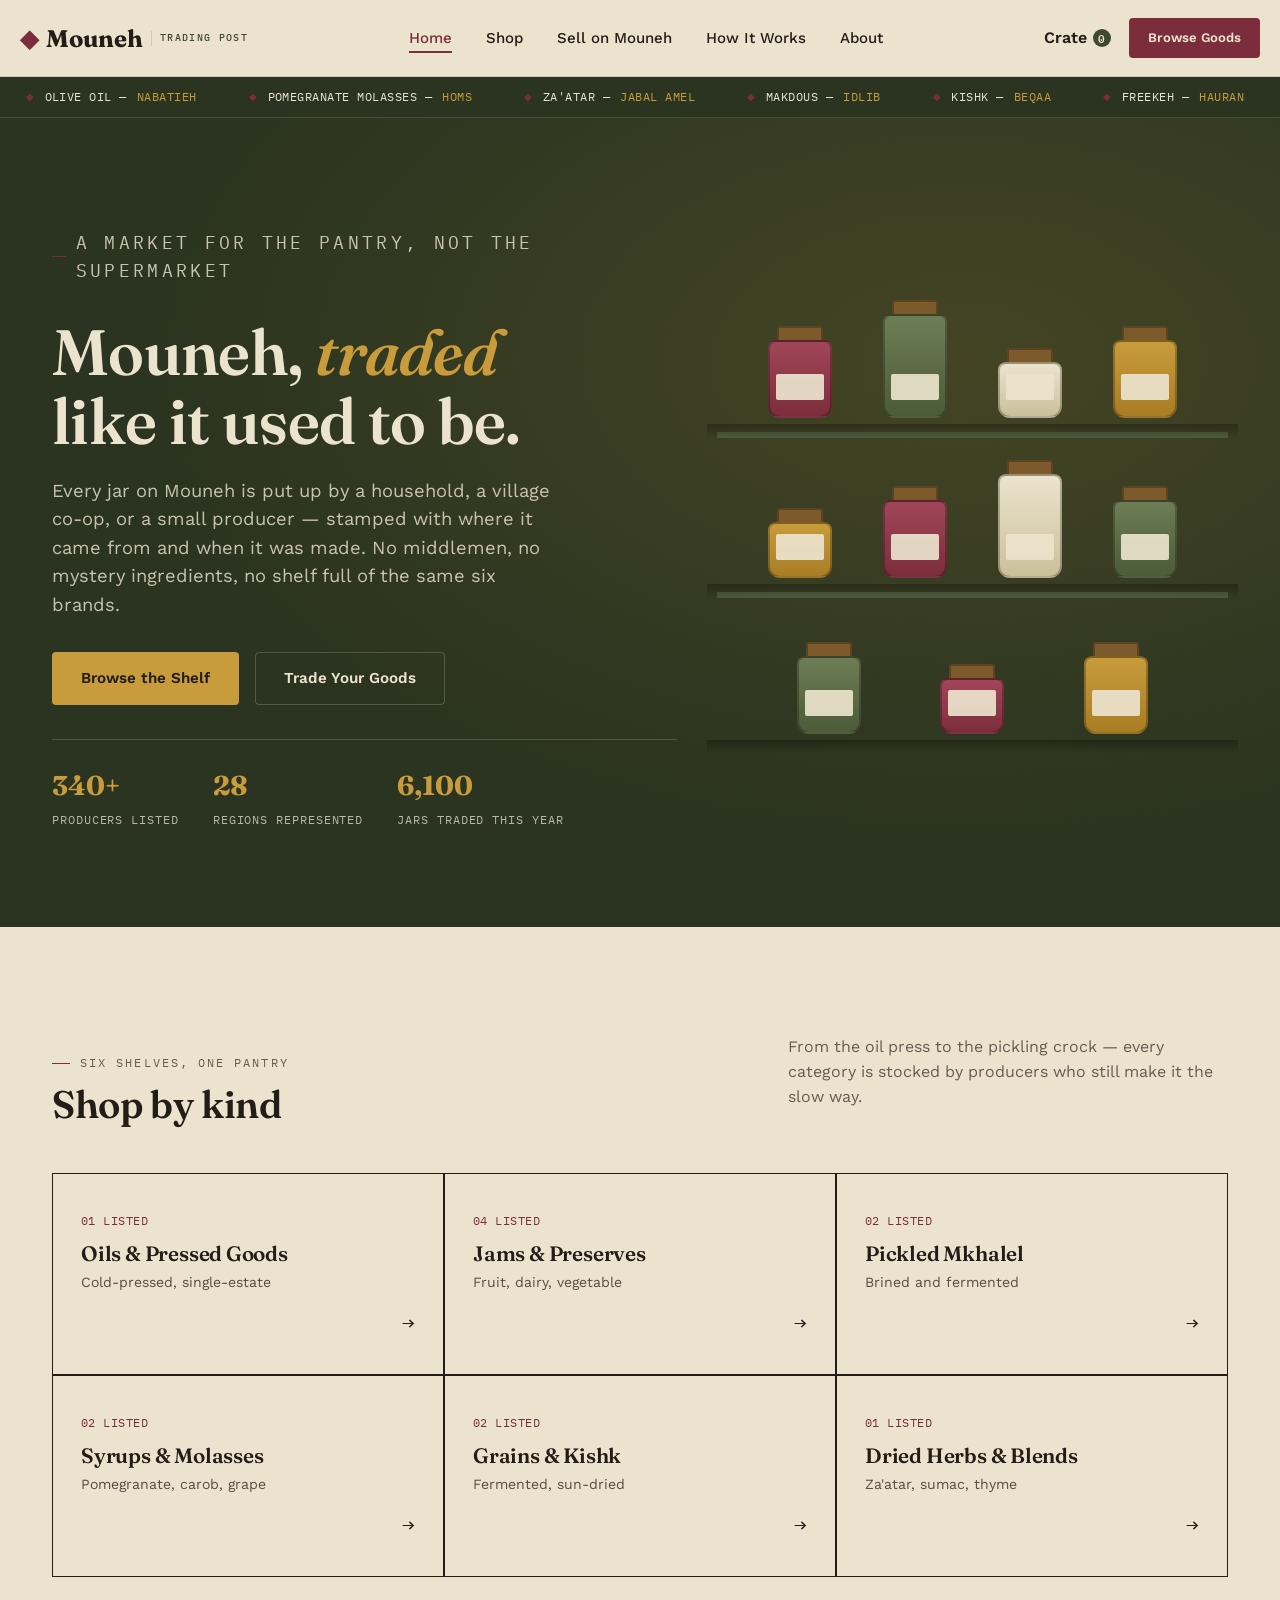
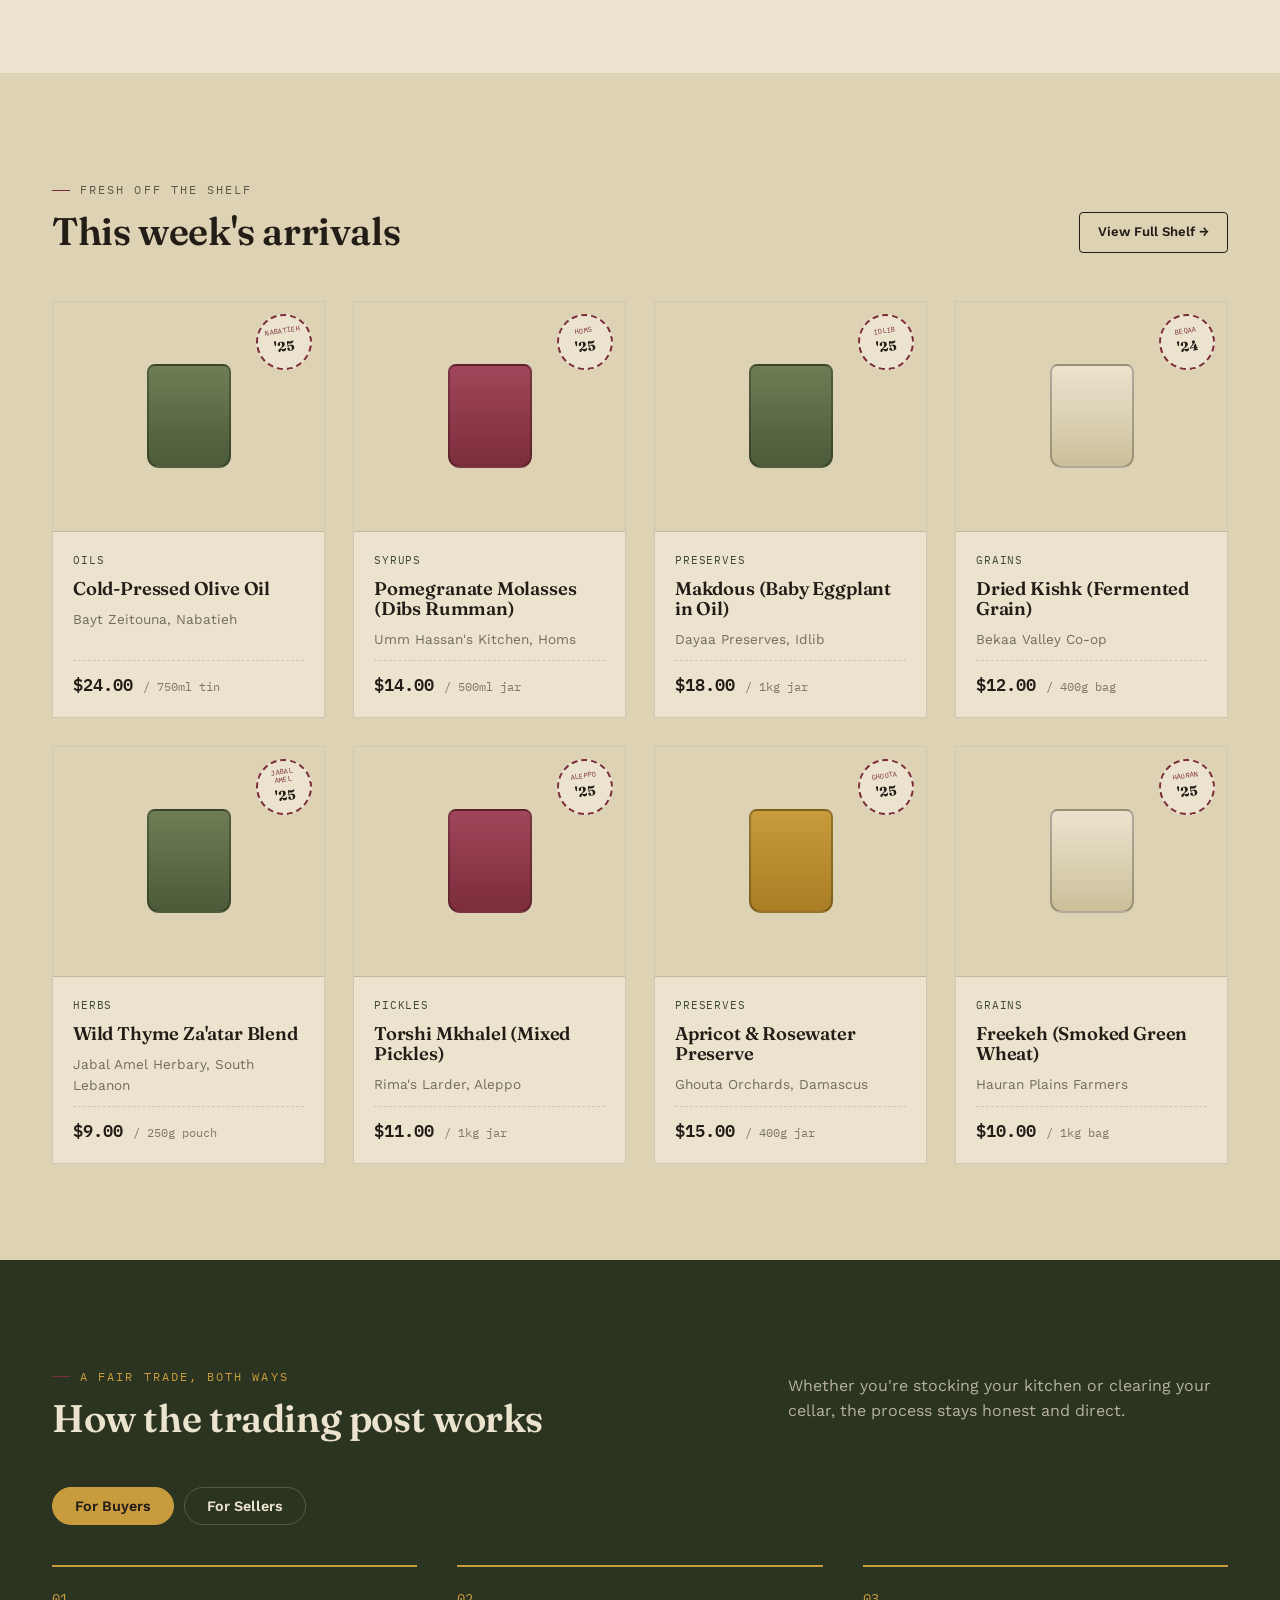
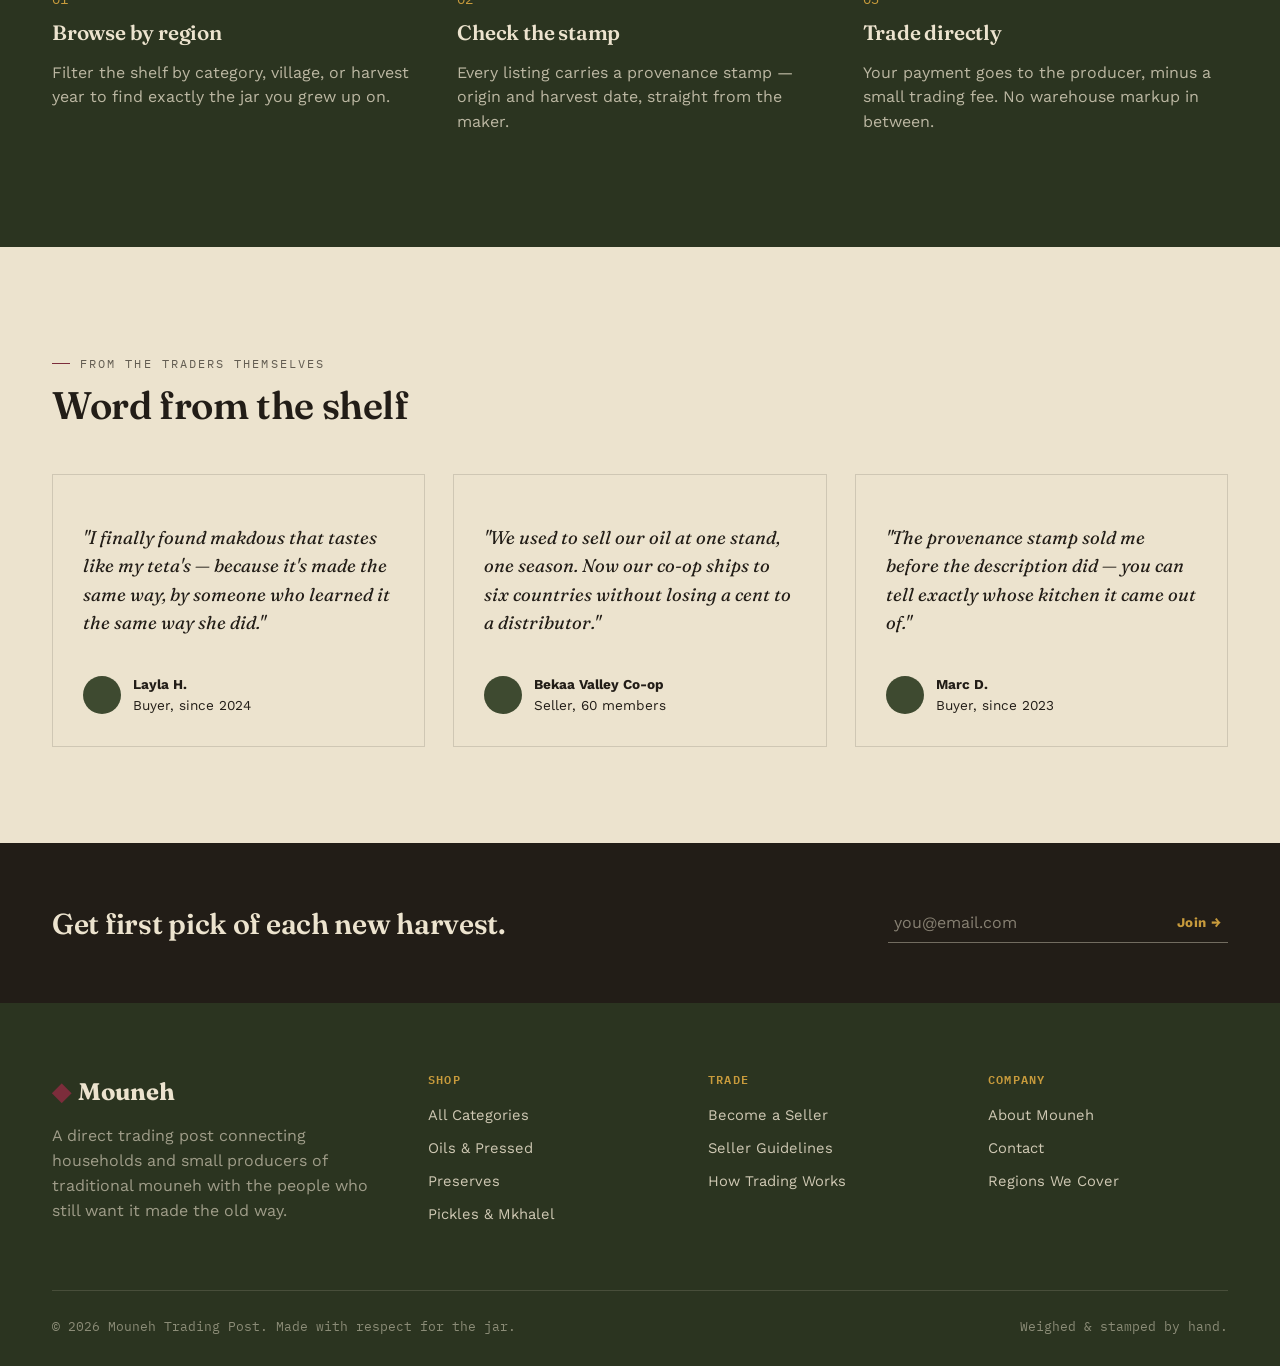
<file: index.html>
<!DOCTYPE html>
<html lang="en">
<head>
<meta charset="UTF-8">
<meta name="viewport" content="width=device-width, initial-scale=1.0">
<title>Mouneh &mdash; The Trading Post for Traditional Provisions</title>
<meta name="description" content="Buy and sell authentic, small-batch mouneh — olive oil, makdous, molasses, kishk and more — direct from the households and cooperatives that make them.">
<link rel="preconnect" href="https://fonts.googleapis.com">
<link href="https://fonts.googleapis.com/css2?family=Fraunces:ital,wght@0,500;0,600;0,700;1,500&family=Work+Sans:wght@400;500;600&family=IBM+Plex+Mono:wght@400;500;600&display=swap" rel="stylesheet">
<link rel="manifest" href="manifest.json">
<meta name="theme-color" content="#2B3420">
<link rel="apple-touch-icon" href="apple-touch-icon.png">
<meta name="apple-mobile-web-app-capable" content="yes">
<meta name="apple-mobile-web-app-status-bar-style" content="black-translucent">
<meta name="apple-mobile-web-app-title" content="Mouneh">
<link rel="stylesheet" href="css/style.css">
</head>
<body>

<header class="site-header">
  <nav class="wrap nav">
    <a href="index.html" class="brand"><span class="brand-mark">&#9670;</span> Mouneh <small>Trading Post</small></a>
    <ul class="nav-links">
      <li><a href="index.html" class="active">Home</a></li>
      <li><a href="shop.html">Shop</a></li>
      <li><a href="sell.html">Sell on Mouneh</a></li>
      <li><a href="index.html#how">How It Works</a></li>
      <li><a href="index.html#about">About</a></li>
    </ul>
    <div class="nav-actions">
      <a href="cart.html" class="cart-link">Crate <span class="cart-count">0</span></a>
      <a href="shop.html" class="btn btn-primary btn-sm">Browse Goods</a>
      <button id="install-app-btn" class="btn btn-ghost btn-sm" style="display:none;" onclick="promptInstall()">Install App</button>
      <button class="nav-toggle" aria-label="Menu">&#9776;</button>
    </div>
  </nav>
</header>

<div class="ticker" aria-hidden="true">
  <div class="ticker-track">
    <span>OLIVE OIL &mdash; <em>NABATIEH</em></span>
    <span>POMEGRANATE MOLASSES &mdash; <em>HOMS</em></span>
    <span>ZA'ATAR &mdash; <em>JABAL AMEL</em></span>
    <span>MAKDOUS &mdash; <em>IDLIB</em></span>
    <span>KISHK &mdash; <em>BEQAA</em></span>
    <span>FREEKEH &mdash; <em>HAURAN</em></span>
    <span>MKHALEL PICKLES &mdash; <em>ALEPPO</em></span>
    <span>APRICOT PRESERVE &mdash; <em>GHOUTA</em></span>
    <span>OLIVE OIL &mdash; <em>NABATIEH</em></span>
    <span>POMEGRANATE MOLASSES &mdash; <em>HOMS</em></span>
    <span>ZA'ATAR &mdash; <em>JABAL AMEL</em></span>
    <span>MAKDOUS &mdash; <em>IDLIB</em></span>
    <span>KISHK &mdash; <em>BEQAA</em></span>
    <span>FREEKEH &mdash; <em>HAURAN</em></span>
    <span>MKHALEL PICKLES &mdash; <em>ALEPPO</em></span>
    <span>APRICOT PRESERVE &mdash; <em>GHOUTA</em></span>
  </div>
</div>

<section class="hero">
  <div class="hero-bg-fade"></div>
  <div class="wrap">
    <div class="hero-copy">
      <p class="eyebrow">A market for the pantry, not the supermarket</p>
      <h1>Mouneh, <em>traded</em><br>like it used to be.</h1>
      <p>Every jar on Mouneh is put up by a household, a village co-op, or a small producer &mdash; stamped with where it came from and when it was made. No middlemen, no mystery ingredients, no shelf full of the same six brands.</p>
      <div class="hero-actions">
        <a href="shop.html" class="btn btn-gold">Browse the Shelf</a>
        <a href="sell.html" class="btn btn-outline-light">Trade Your Goods</a>
      </div>
      <div class="hero-stats">
        <div><strong>340+</strong><span>Producers Listed</span></div>
        <div><strong>28</strong><span>Regions Represented</span></div>
        <div><strong>6,100</strong><span>Jars Traded This Year</span></div>
      </div>
    </div>
    <div class="shelf" aria-hidden="true">
      <div class="shelf-row r1">
        <div class="jar"><div class="jar-lid"></div><div class="jar-body pomegranate"><div class="jar-label"></div></div></div>
        <div class="jar tall"><div class="jar-lid"></div><div class="jar-body olive-fill"><div class="jar-label"></div></div></div>
        <div class="jar short"><div class="jar-lid"></div><div class="jar-body cream"><div class="jar-label"></div></div></div>
        <div class="jar"><div class="jar-lid"></div><div class="jar-body"><div class="jar-label"></div></div></div>
      </div>
      <div class="shelf-row r2">
        <div class="jar short"><div class="jar-lid"></div><div class="jar-body"><div class="jar-label"></div></div></div>
        <div class="jar"><div class="jar-lid"></div><div class="jar-body pomegranate"><div class="jar-label"></div></div></div>
        <div class="jar tall"><div class="jar-lid"></div><div class="jar-body cream"><div class="jar-label"></div></div></div>
        <div class="jar"><div class="jar-lid"></div><div class="jar-body olive-fill"><div class="jar-label"></div></div></div>
      </div>
      <div class="shelf-row r3">
        <div class="jar"><div class="jar-lid"></div><div class="jar-body olive-fill"><div class="jar-label"></div></div></div>
        <div class="jar short"><div class="jar-lid"></div><div class="jar-body pomegranate"><div class="jar-label"></div></div></div>
        <div class="jar"><div class="jar-lid"></div><div class="jar-body"><div class="jar-label"></div></div></div>
      </div>
    </div>
  </div>
</section>

<section>
  <div class="wrap">
    <div class="section-head fade-up">
      <div>
        <p class="eyebrow">Six shelves, one pantry</p>
        <h2>Shop by kind</h2>
      </div>
      <p>From the oil press to the pickling crock &mdash; every category is stocked by producers who still make it the slow way.</p>
    </div>
    <div class="cat-grid fade-up" id="cat-grid"></div>
  </div>
</section>

<section class="section-alt">
  <div class="wrap">
    <div class="section-head fade-up">
      <div>
        <p class="eyebrow">Fresh off the shelf</p>
        <h2>This week's arrivals</h2>
      </div>
      <a href="shop.html" class="btn btn-ghost btn-sm">View Full Shelf &rarr;</a>
    </div>
    <div class="product-grid fade-up" id="featured-grid"></div>
  </div>
</section>

<section class="section-dark" id="how">
  <div class="wrap">
    <div class="section-head fade-up">
      <div>
        <p class="eyebrow" style="color:var(--gold)">A fair trade, both ways</p>
        <h2>How the trading post works</h2>
      </div>
      <p>Whether you're stocking your kitchen or clearing your cellar, the process stays honest and direct.</p>
    </div>
    <div class="tabs fade-up" data-tabs>
      <button class="tab-btn active" data-tab="buy">For Buyers</button>
      <button class="tab-btn" data-tab="sell">For Sellers</button>
    </div>
    <div class="tab-panel active steps" data-panel="buy">
      <div class="step"><span class="num">01</span><h3>Browse by region</h3><p>Filter the shelf by category, village, or harvest year to find exactly the jar you grew up on.</p></div>
      <div class="step"><span class="num">02</span><h3>Check the stamp</h3><p>Every listing carries a provenance stamp &mdash; origin and harvest date, straight from the maker.</p></div>
      <div class="step"><span class="num">03</span><h3>Trade directly</h3><p>Your payment goes to the producer, minus a small trading fee. No warehouse markup in between.</p></div>
    </div>
    <div class="tab-panel steps" data-panel="sell">
      <div class="step"><span class="num">01</span><h3>List your batch</h3><p>Tell us what you've made, how much, and when it was put up. Photos optional &mdash; honesty isn't.</p></div>
      <div class="step"><span class="num">02</span><h3>Set your terms</h3><p>You set the price, the jar size, and how many you're willing to part with this season.</p></div>
      <div class="step"><span class="num">03</span><h3>Ship or hand-deliver</h3><p>Fulfill orders on your own schedule &mdash; weekly, seasonally, or whenever the batch is ready.</p></div>
    </div>
  </div>
</section>

<section>
  <div class="wrap">
    <div class="section-head fade-up">
      <div>
        <p class="eyebrow">From the traders themselves</p>
        <h2>Word from the shelf</h2>
      </div>
    </div>
    <div class="quote-row fade-up">
      <div class="quote-card">
        <p>"I finally found makdous that tastes like my teta's &mdash; because it's made the same way, by someone who learned it the same way she did."</p>
        <div class="quote-who"><span class="dot"></span><div><strong>Layla H.</strong><br>Buyer, since 2024</div></div>
      </div>
      <div class="quote-card">
        <p>"We used to sell our oil at one stand, one season. Now our co-op ships to six countries without losing a cent to a distributor."</p>
        <div class="quote-who"><span class="dot"></span><div><strong>Bekaa Valley Co-op</strong><br>Seller, 60 members</div></div>
      </div>
      <div class="quote-card">
        <p>"The provenance stamp sold me before the description did &mdash; you can tell exactly whose kitchen it came out of."</p>
        <div class="quote-who"><span class="dot"></span><div><strong>Marc D.</strong><br>Buyer, since 2023</div></div>
      </div>
    </div>
  </div>
</section>

<section class="ledger">
  <div class="wrap">
    <h3>Get first pick of each new harvest.</h3>
    <form class="ledger-form" onsubmit="event.preventDefault(); showToast('You are on the list.');">
      <input type="email" placeholder="you@email.com" required>
      <button type="submit">Join &rarr;</button>
    </form>
  </div>
</section>

<footer id="about">
  <div class="wrap">
    <div class="footer-grid">
      <div class="footer-brand">
        <div class="brand" style="color:var(--parchment)"><span class="brand-mark">&#9670;</span> Mouneh</div>
        <p>A direct trading post connecting households and small producers of traditional mouneh with the people who still want it made the old way.</p>
      </div>
      <div>
        <h4>Shop</h4>
        <ul>
          <li><a href="shop.html">All Categories</a></li>
          <li><a href="shop.html">Oils &amp; Pressed</a></li>
          <li><a href="shop.html">Preserves</a></li>
          <li><a href="shop.html">Pickles &amp; Mkhalel</a></li>
        </ul>
      </div>
      <div>
        <h4>Trade</h4>
        <ul>
          <li><a href="sell.html">Become a Seller</a></li>
          <li><a href="sell.html">Seller Guidelines</a></li>
          <li><a href="index.html#how">How Trading Works</a></li>
        </ul>
      </div>
      <div>
        <h4>Company</h4>
        <ul>
          <li><a href="index.html#about">About Mouneh</a></li>
          <li><a href="#">Contact</a></li>
          <li><a href="#">Regions We Cover</a></li>
        </ul>
      </div>
    </div>
    <div class="footer-bottom">
      <span>&copy; 2026 Mouneh Trading Post. Made with respect for the jar.</span>
      <span>Weighed &amp; stamped by hand.</span>
    </div>
  </div>
</footer>

<script src="js/data.js"></script>
<script src="js/main.js"></script>
<script>
  const catGrid = document.getElementById("cat-grid");
  CATEGORIES.forEach(c => {
    const count = PRODUCTS.filter(p => p.kind === c.kind).length;
    catGrid.innerHTML += `
      <a href="shop.html?kind=${encodeURIComponent(c.kind)}" class="cat-card">
        <div>
          <span class="cat-count">${String(count).padStart(2,'0')} LISTED</span>
          <h3 style="margin-top:10px;">${c.name}</h3>
          <p style="font-size:0.88rem; opacity:0.75; margin-top:6px;">${c.note}</p>
        </div>
        <span class="cat-arrow">&rarr;</span>
      </a>`;
  });

  const featuredGrid = document.getElementById("featured-grid");
  PRODUCTS.slice(0,8).forEach(p => {
    featuredGrid.innerHTML += `
      <a href="product.html?id=${p.id}" class="card">
        <div class="card-media" style="background:var(--parchment-dim);">
          ${jarSwatch(p.jarType, 84)}
          <div class="stamp"><span class="region">${p.region}</span><span class="year">${p.year}</span></div>
        </div>
        <div class="card-body">
          <span class="kind">${p.kind}</span>
          <h3>${p.name}</h3>
          <span class="vendor">${p.vendor}</span>
          <div class="card-foot">
            <span class="price">${money(p.price)} <span>/ ${p.unit}</span></span>
          </div>
        </div>
      </a>`;
  });
</script>
</body>
</html>
</file>
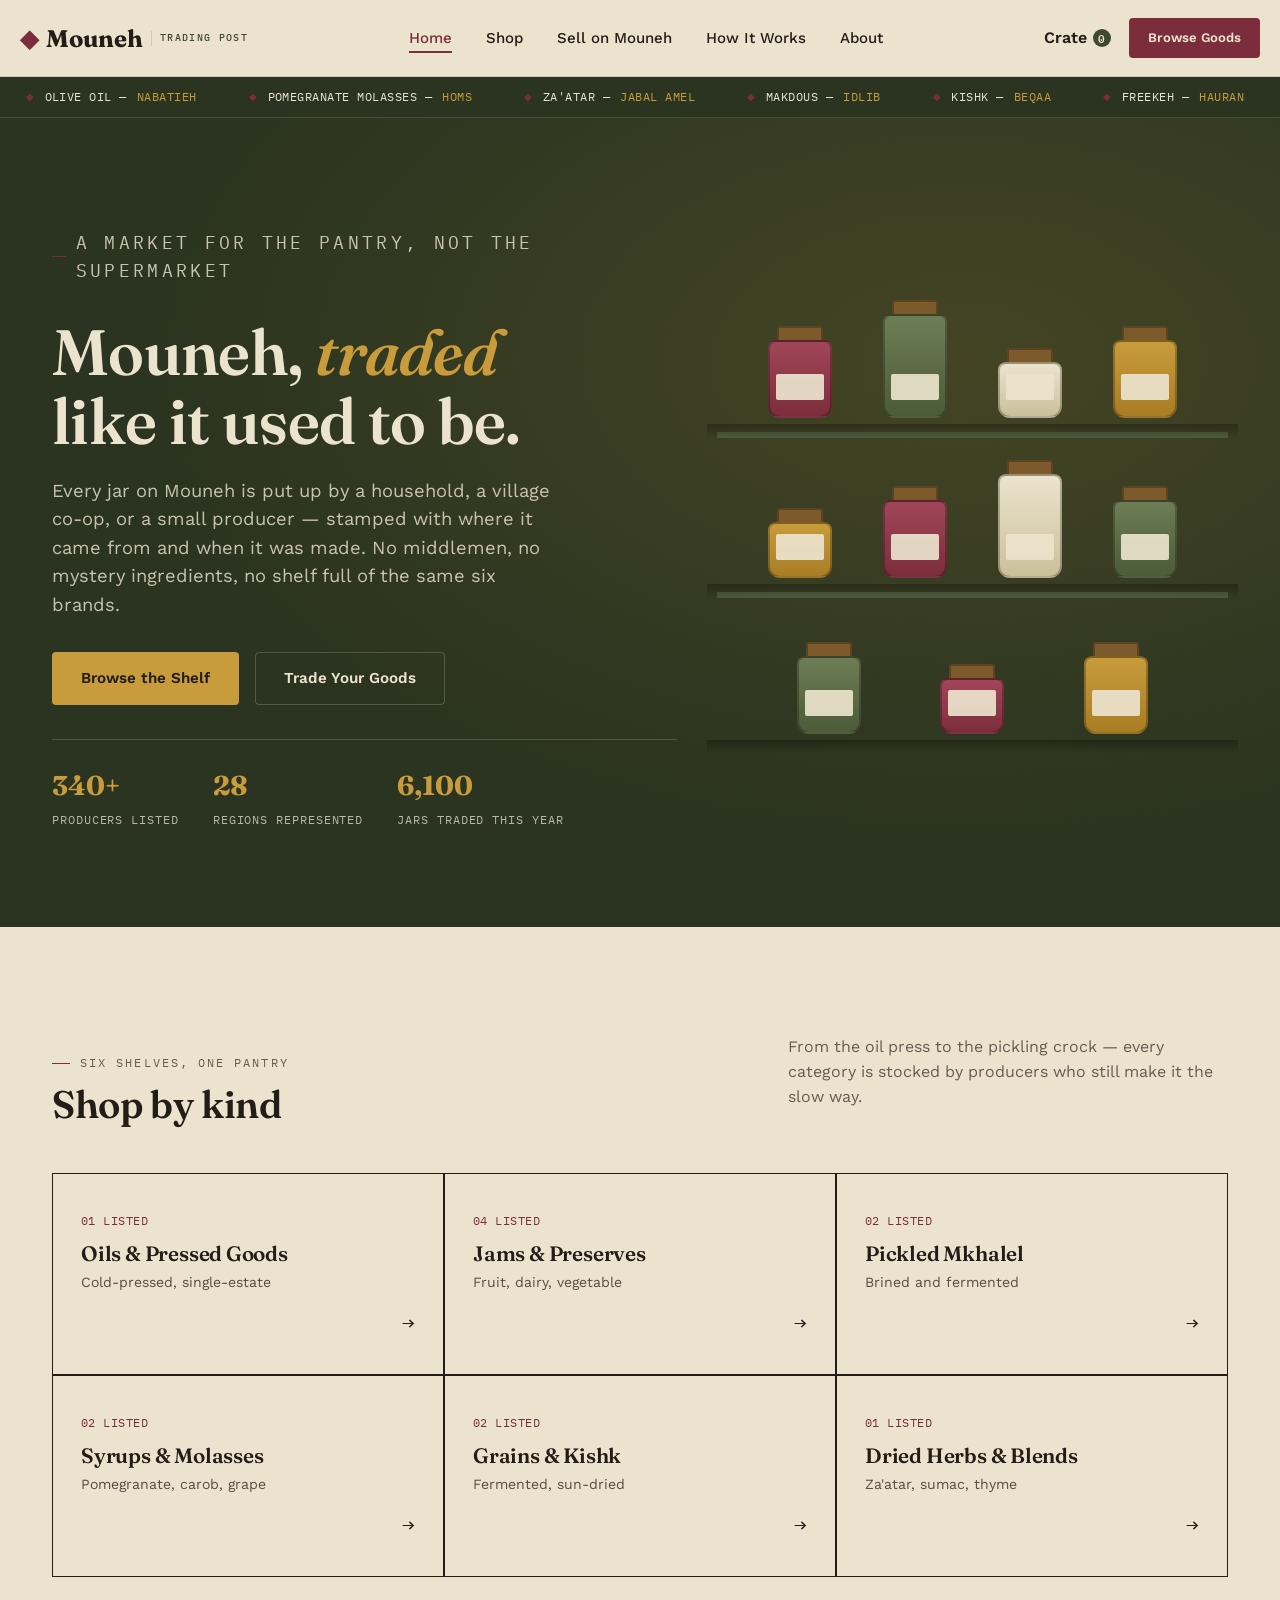
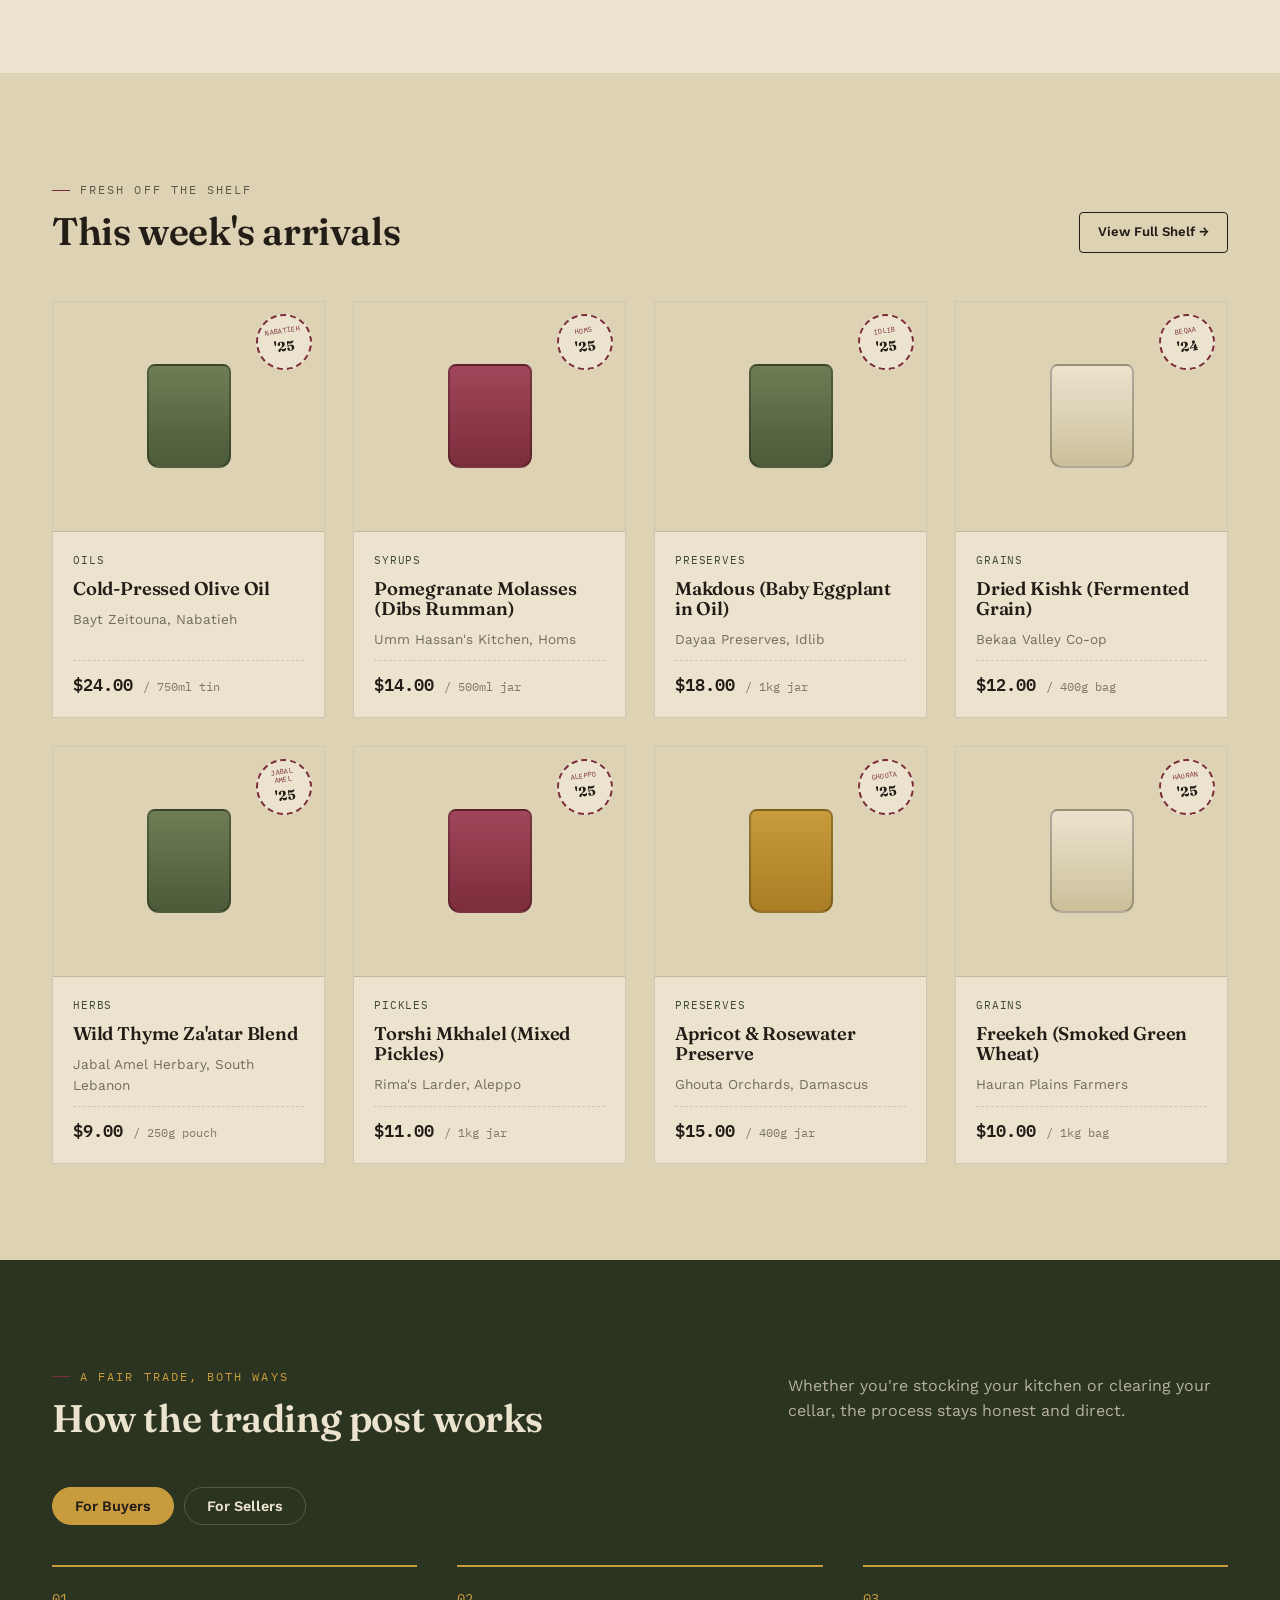
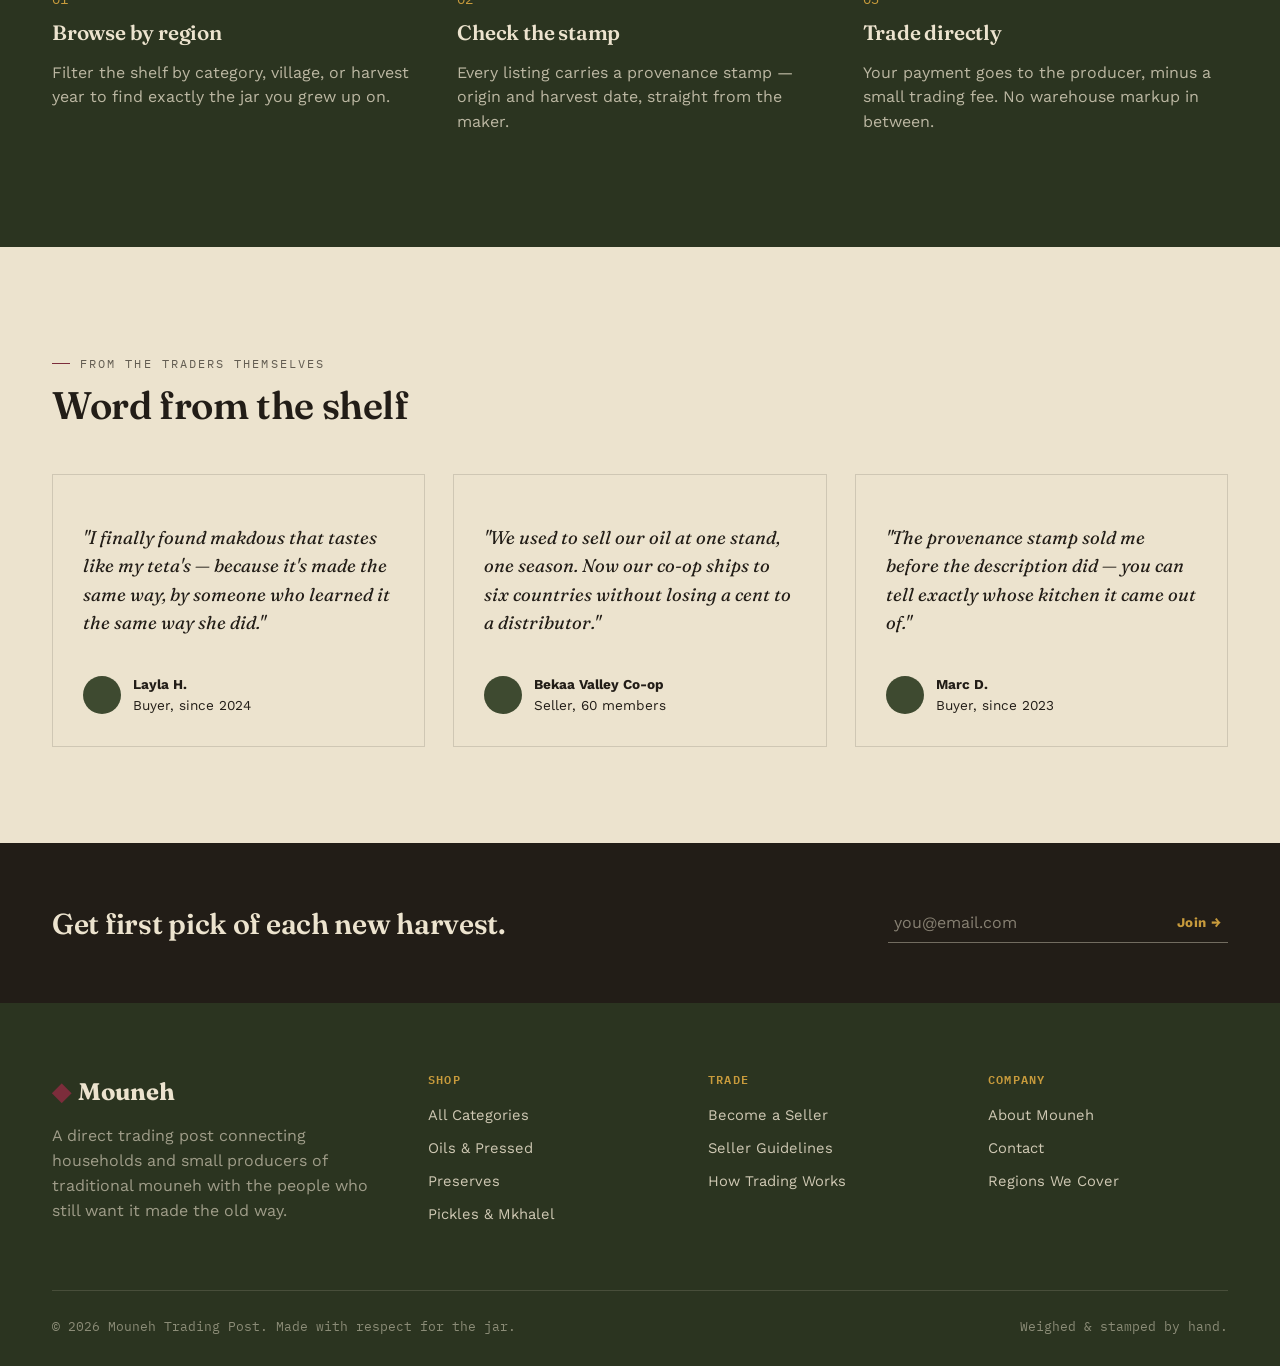
<file: mouneh/index.html>
<!DOCTYPE html>
<html lang="en">
<head>
<meta charset="UTF-8">
<meta name="viewport" content="width=device-width, initial-scale=1.0">
<title>Mouneh &mdash; The Trading Post for Traditional Provisions</title>
<meta name="description" content="Buy and sell authentic, small-batch mouneh — olive oil, makdous, molasses, kishk and more — direct from the households and cooperatives that make them.">
<link rel="preconnect" href="https://fonts.googleapis.com">
<link href="https://fonts.googleapis.com/css2?family=Fraunces:ital,wght@0,500;0,600;0,700;1,500&family=Work+Sans:wght@400;500;600&family=IBM+Plex+Mono:wght@400;500;600&display=swap" rel="stylesheet">
<link rel="stylesheet" href="css/style.css">
</head>
<body>

<header class="site-header">
  <nav class="wrap nav">
    <a href="index.html" class="brand"><span class="brand-mark">&#9670;</span> Mouneh <small>Trading Post</small></a>
    <ul class="nav-links">
      <li><a href="index.html" class="active">Home</a></li>
      <li><a href="shop.html">Shop</a></li>
      <li><a href="sell.html">Sell on Mouneh</a></li>
      <li><a href="index.html#how">How It Works</a></li>
      <li><a href="index.html#about">About</a></li>
    </ul>
    <div class="nav-actions">
      <a href="cart.html" class="cart-link">Crate <span class="cart-count">0</span></a>
      <a href="shop.html" class="btn btn-primary btn-sm">Browse Goods</a>
      <button class="nav-toggle" aria-label="Menu">&#9776;</button>
    </div>
  </nav>
</header>

<div class="ticker" aria-hidden="true">
  <div class="ticker-track">
    <span>OLIVE OIL &mdash; <em>NABATIEH</em></span>
    <span>POMEGRANATE MOLASSES &mdash; <em>HOMS</em></span>
    <span>ZA'ATAR &mdash; <em>JABAL AMEL</em></span>
    <span>MAKDOUS &mdash; <em>IDLIB</em></span>
    <span>KISHK &mdash; <em>BEQAA</em></span>
    <span>FREEKEH &mdash; <em>HAURAN</em></span>
    <span>MKHALEL PICKLES &mdash; <em>ALEPPO</em></span>
    <span>APRICOT PRESERVE &mdash; <em>GHOUTA</em></span>
    <span>OLIVE OIL &mdash; <em>NABATIEH</em></span>
    <span>POMEGRANATE MOLASSES &mdash; <em>HOMS</em></span>
    <span>ZA'ATAR &mdash; <em>JABAL AMEL</em></span>
    <span>MAKDOUS &mdash; <em>IDLIB</em></span>
    <span>KISHK &mdash; <em>BEQAA</em></span>
    <span>FREEKEH &mdash; <em>HAURAN</em></span>
    <span>MKHALEL PICKLES &mdash; <em>ALEPPO</em></span>
    <span>APRICOT PRESERVE &mdash; <em>GHOUTA</em></span>
  </div>
</div>

<section class="hero">
  <div class="hero-bg-fade"></div>
  <div class="wrap">
    <div class="hero-copy">
      <p class="eyebrow">A market for the pantry, not the supermarket</p>
      <h1>Mouneh, <em>traded</em><br>like it used to be.</h1>
      <p>Every jar on Mouneh is put up by a household, a village co-op, or a small producer &mdash; stamped with where it came from and when it was made. No middlemen, no mystery ingredients, no shelf full of the same six brands.</p>
      <div class="hero-actions">
        <a href="shop.html" class="btn btn-gold">Browse the Shelf</a>
        <a href="sell.html" class="btn btn-outline-light">Trade Your Goods</a>
      </div>
      <div class="hero-stats">
        <div><strong>340+</strong><span>Producers Listed</span></div>
        <div><strong>28</strong><span>Regions Represented</span></div>
        <div><strong>6,100</strong><span>Jars Traded This Year</span></div>
      </div>
    </div>
    <div class="shelf" aria-hidden="true">
      <div class="shelf-row r1">
        <div class="jar"><div class="jar-lid"></div><div class="jar-body pomegranate"><div class="jar-label"></div></div></div>
        <div class="jar tall"><div class="jar-lid"></div><div class="jar-body olive-fill"><div class="jar-label"></div></div></div>
        <div class="jar short"><div class="jar-lid"></div><div class="jar-body cream"><div class="jar-label"></div></div></div>
        <div class="jar"><div class="jar-lid"></div><div class="jar-body"><div class="jar-label"></div></div></div>
      </div>
      <div class="shelf-row r2">
        <div class="jar short"><div class="jar-lid"></div><div class="jar-body"><div class="jar-label"></div></div></div>
        <div class="jar"><div class="jar-lid"></div><div class="jar-body pomegranate"><div class="jar-label"></div></div></div>
        <div class="jar tall"><div class="jar-lid"></div><div class="jar-body cream"><div class="jar-label"></div></div></div>
        <div class="jar"><div class="jar-lid"></div><div class="jar-body olive-fill"><div class="jar-label"></div></div></div>
      </div>
      <div class="shelf-row r3">
        <div class="jar"><div class="jar-lid"></div><div class="jar-body olive-fill"><div class="jar-label"></div></div></div>
        <div class="jar short"><div class="jar-lid"></div><div class="jar-body pomegranate"><div class="jar-label"></div></div></div>
        <div class="jar"><div class="jar-lid"></div><div class="jar-body"><div class="jar-label"></div></div></div>
      </div>
    </div>
  </div>
</section>

<section>
  <div class="wrap">
    <div class="section-head fade-up">
      <div>
        <p class="eyebrow">Six shelves, one pantry</p>
        <h2>Shop by kind</h2>
      </div>
      <p>From the oil press to the pickling crock &mdash; every category is stocked by producers who still make it the slow way.</p>
    </div>
    <div class="cat-grid fade-up" id="cat-grid"></div>
  </div>
</section>

<section class="section-alt">
  <div class="wrap">
    <div class="section-head fade-up">
      <div>
        <p class="eyebrow">Fresh off the shelf</p>
        <h2>This week's arrivals</h2>
      </div>
      <a href="shop.html" class="btn btn-ghost btn-sm">View Full Shelf &rarr;</a>
    </div>
    <div class="product-grid fade-up" id="featured-grid"></div>
  </div>
</section>

<section class="section-dark" id="how">
  <div class="wrap">
    <div class="section-head fade-up">
      <div>
        <p class="eyebrow" style="color:var(--gold)">A fair trade, both ways</p>
        <h2>How the trading post works</h2>
      </div>
      <p>Whether you're stocking your kitchen or clearing your cellar, the process stays honest and direct.</p>
    </div>
    <div class="tabs fade-up" data-tabs>
      <button class="tab-btn active" data-tab="buy">For Buyers</button>
      <button class="tab-btn" data-tab="sell">For Sellers</button>
    </div>
    <div class="tab-panel active steps" data-panel="buy">
      <div class="step"><span class="num">01</span><h3>Browse by region</h3><p>Filter the shelf by category, village, or harvest year to find exactly the jar you grew up on.</p></div>
      <div class="step"><span class="num">02</span><h3>Check the stamp</h3><p>Every listing carries a provenance stamp &mdash; origin and harvest date, straight from the maker.</p></div>
      <div class="step"><span class="num">03</span><h3>Trade directly</h3><p>Your payment goes to the producer, minus a small trading fee. No warehouse markup in between.</p></div>
    </div>
    <div class="tab-panel steps" data-panel="sell">
      <div class="step"><span class="num">01</span><h3>List your batch</h3><p>Tell us what you've made, how much, and when it was put up. Photos optional &mdash; honesty isn't.</p></div>
      <div class="step"><span class="num">02</span><h3>Set your terms</h3><p>You set the price, the jar size, and how many you're willing to part with this season.</p></div>
      <div class="step"><span class="num">03</span><h3>Ship or hand-deliver</h3><p>Fulfill orders on your own schedule &mdash; weekly, seasonally, or whenever the batch is ready.</p></div>
    </div>
  </div>
</section>

<section>
  <div class="wrap">
    <div class="section-head fade-up">
      <div>
        <p class="eyebrow">From the traders themselves</p>
        <h2>Word from the shelf</h2>
      </div>
    </div>
    <div class="quote-row fade-up">
      <div class="quote-card">
        <p>"I finally found makdous that tastes like my teta's &mdash; because it's made the same way, by someone who learned it the same way she did."</p>
        <div class="quote-who"><span class="dot"></span><div><strong>Layla H.</strong><br>Buyer, since 2024</div></div>
      </div>
      <div class="quote-card">
        <p>"We used to sell our oil at one stand, one season. Now our co-op ships to six countries without losing a cent to a distributor."</p>
        <div class="quote-who"><span class="dot"></span><div><strong>Bekaa Valley Co-op</strong><br>Seller, 60 members</div></div>
      </div>
      <div class="quote-card">
        <p>"The provenance stamp sold me before the description did &mdash; you can tell exactly whose kitchen it came out of."</p>
        <div class="quote-who"><span class="dot"></span><div><strong>Marc D.</strong><br>Buyer, since 2023</div></div>
      </div>
    </div>
  </div>
</section>

<section class="ledger">
  <div class="wrap">
    <h3>Get first pick of each new harvest.</h3>
    <form class="ledger-form" onsubmit="event.preventDefault(); showToast('You are on the list.');">
      <input type="email" placeholder="you@email.com" required>
      <button type="submit">Join &rarr;</button>
    </form>
  </div>
</section>

<footer id="about">
  <div class="wrap">
    <div class="footer-grid">
      <div class="footer-brand">
        <div class="brand" style="color:var(--parchment)"><span class="brand-mark">&#9670;</span> Mouneh</div>
        <p>A direct trading post connecting households and small producers of traditional mouneh with the people who still want it made the old way.</p>
      </div>
      <div>
        <h4>Shop</h4>
        <ul>
          <li><a href="shop.html">All Categories</a></li>
          <li><a href="shop.html">Oils &amp; Pressed</a></li>
          <li><a href="shop.html">Preserves</a></li>
          <li><a href="shop.html">Pickles &amp; Mkhalel</a></li>
        </ul>
      </div>
      <div>
        <h4>Trade</h4>
        <ul>
          <li><a href="sell.html">Become a Seller</a></li>
          <li><a href="sell.html">Seller Guidelines</a></li>
          <li><a href="index.html#how">How Trading Works</a></li>
        </ul>
      </div>
      <div>
        <h4>Company</h4>
        <ul>
          <li><a href="index.html#about">About Mouneh</a></li>
          <li><a href="#">Contact</a></li>
          <li><a href="#">Regions We Cover</a></li>
        </ul>
      </div>
    </div>
    <div class="footer-bottom">
      <span>&copy; 2026 Mouneh Trading Post. Made with respect for the jar.</span>
      <span>Weighed &amp; stamped by hand.</span>
    </div>
  </div>
</footer>

<script src="js/data.js"></script>
<script src="js/main.js"></script>
<script>
  const catGrid = document.getElementById("cat-grid");
  CATEGORIES.forEach(c => {
    const count = PRODUCTS.filter(p => p.kind === c.kind).length;
    catGrid.innerHTML += `
      <a href="shop.html?kind=${encodeURIComponent(c.kind)}" class="cat-card">
        <div>
          <span class="cat-count">${String(count).padStart(2,'0')} LISTED</span>
          <h3 style="margin-top:10px;">${c.name}</h3>
          <p style="font-size:0.88rem; opacity:0.75; margin-top:6px;">${c.note}</p>
        </div>
        <span class="cat-arrow">&rarr;</span>
      </a>`;
  });

  const featuredGrid = document.getElementById("featured-grid");
  PRODUCTS.slice(0,8).forEach(p => {
    featuredGrid.innerHTML += `
      <a href="product.html?id=${p.id}" class="card">
        <div class="card-media" style="background:var(--parchment-dim);">
          ${jarSwatch(p.jarType, 84)}
          <div class="stamp"><span class="region">${p.region}</span><span class="year">${p.year}</span></div>
        </div>
        <div class="card-body">
          <span class="kind">${p.kind}</span>
          <h3>${p.name}</h3>
          <span class="vendor">${p.vendor}</span>
          <div class="card-foot">
            <span class="price">${money(p.price)} <span>/ ${p.unit}</span></span>
          </div>
        </div>
      </a>`;
  });
</script>
</body>
</html>
</file>
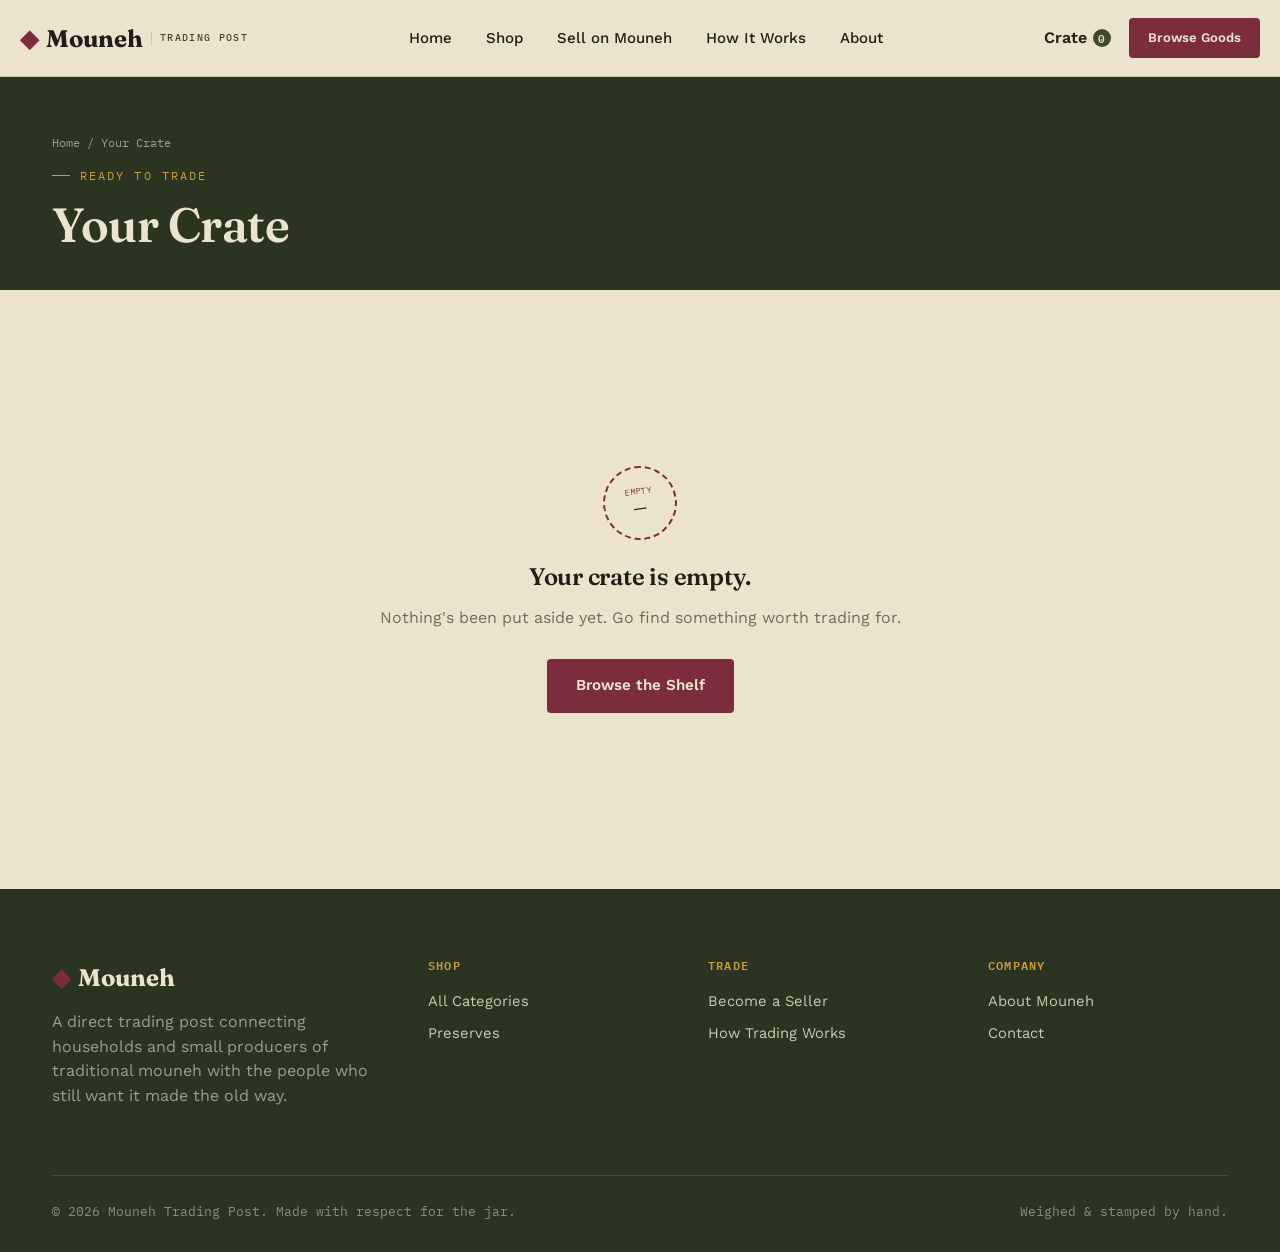
<file: cart.html>
<!DOCTYPE html>
<html lang="en">
<head>
<meta charset="UTF-8">
<meta name="viewport" content="width=device-width, initial-scale=1.0">
<title>Your Crate &mdash; Mouneh Trading Post</title>
<link rel="preconnect" href="https://fonts.googleapis.com">
<link href="https://fonts.googleapis.com/css2?family=Fraunces:ital,wght@0,500;0,600;0,700;1,500&family=Work+Sans:wght@400;500;600&family=IBM+Plex+Mono:wght@400;500;600&display=swap" rel="stylesheet">
<link rel="manifest" href="manifest.json">
<meta name="theme-color" content="#2B3420">
<link rel="apple-touch-icon" href="apple-touch-icon.png">
<meta name="apple-mobile-web-app-capable" content="yes">
<meta name="apple-mobile-web-app-status-bar-style" content="black-translucent">
<meta name="apple-mobile-web-app-title" content="Mouneh">
<link rel="stylesheet" href="css/style.css">
</head>
<body>

<header class="site-header">
  <nav class="wrap nav">
    <a href="index.html" class="brand"><span class="brand-mark">&#9670;</span> Mouneh <small>Trading Post</small></a>
    <ul class="nav-links">
      <li><a href="index.html">Home</a></li>
      <li><a href="shop.html">Shop</a></li>
      <li><a href="sell.html">Sell on Mouneh</a></li>
      <li><a href="index.html#how">How It Works</a></li>
      <li><a href="index.html#about">About</a></li>
    </ul>
    <div class="nav-actions">
      <a href="cart.html" class="cart-link active">Crate <span class="cart-count">0</span></a>
      <a href="shop.html" class="btn btn-primary btn-sm">Browse Goods</a>
      <button id="install-app-btn" class="btn btn-ghost btn-sm" style="display:none;" onclick="promptInstall()">Install App</button>
      <button class="nav-toggle" aria-label="Menu">&#9776;</button>
    </div>
  </nav>
</header>

<div class="page-hero">
  <div class="wrap">
    <div class="breadcrumb"><a href="index.html">Home</a> / Your Crate</div>
    <p class="eyebrow">Ready to trade</p>
    <h1>Your Crate</h1>
  </div>
</div>

<section>
  <div class="wrap" id="cart-wrap"></div>
</section>

<footer>
  <div class="wrap">
    <div class="footer-grid">
      <div class="footer-brand">
        <div class="brand" style="color:var(--parchment)"><span class="brand-mark">&#9670;</span> Mouneh</div>
        <p>A direct trading post connecting households and small producers of traditional mouneh with the people who still want it made the old way.</p>
      </div>
      <div>
        <h4>Shop</h4>
        <ul><li><a href="shop.html">All Categories</a></li><li><a href="shop.html">Preserves</a></li></ul>
      </div>
      <div>
        <h4>Trade</h4>
        <ul><li><a href="sell.html">Become a Seller</a></li><li><a href="index.html#how">How Trading Works</a></li></ul>
      </div>
      <div>
        <h4>Company</h4>
        <ul><li><a href="index.html#about">About Mouneh</a></li><li><a href="#">Contact</a></li></ul>
      </div>
    </div>
    <div class="footer-bottom">
      <span>&copy; 2026 Mouneh Trading Post. Made with respect for the jar.</span>
      <span>Weighed &amp; stamped by hand.</span>
    </div>
  </div>
</footer>

<script src="js/data.js"></script>
<script src="js/main.js"></script>
<script>
  function renderCart(){
    const cart = getCart();
    const ids = Object.keys(cart).filter(id => findProduct(id));
    const wrap = document.getElementById("cart-wrap");

    if(ids.length === 0){
      wrap.innerHTML = `
        <div class="empty-cart">
          <div class="stamp" style="margin:0 auto 24px;"><span class="region">EMPTY</span><span class="year">&mdash;</span></div>
          <h2 style="margin-bottom:14px;">Your crate is empty.</h2>
          <p style="color:rgba(34,29,23,0.6); margin-bottom:28px;">Nothing's been put aside yet. Go find something worth trading for.</p>
          <a href="shop.html" class="btn btn-primary">Browse the Shelf</a>
        </div>`;
      return;
    }

    const fee = 3.5;
    const subtotal = ids.reduce((sum, id) => sum + findProduct(id).price * cart[id], 0);
    const total = subtotal + fee;

    wrap.innerHTML = `
      <div style="display:grid; grid-template-columns: 1fr 340px; gap:50px; align-items:start;">
        <table class="cart-table">
          <thead><tr><th>Item</th><th>Price</th><th>Qty</th><th>Total</th><th></th></tr></thead>
          <tbody id="cart-rows"></tbody>
        </table>
        <div class="cart-summary">
          <h3 style="margin-bottom:20px;">Trade Summary</h3>
          <div class="summary-row"><span>Subtotal</span><span>${money(subtotal)}</span></div>
          <div class="summary-row"><span>Trading fee</span><span>${money(fee)}</span></div>
          <div class="summary-row total"><span>Total</span><span>${money(total)}</span></div>
          <button class="btn btn-primary btn-block" style="margin-top:20px;" id="checkout-btn">Complete Trade</button>
          <a href="shop.html" style="display:block; text-align:center; margin-top:14px; font-size:0.88rem; color:rgba(34,29,23,0.6);">&larr; Keep Browsing</a>
        </div>
      </div>`;

    document.getElementById("cart-rows").innerHTML = ids.map(id => {
      const p = findProduct(id);
      const qty = cart[id];
      return `
        <tr>
          <td>
            <div class="cart-item">
              ${jarSwatch(p.jarType, 52)}
              <div><h4>${p.name}</h4><p>${p.vendor}</p></div>
            </div>
          </td>
          <td class="price">${money(p.price)}</td>
          <td>
            <div class="qty-stepper" style="width:fit-content;">
              <button type="button" data-minus="${id}">&minus;</button>
              <input type="text" value="${qty}" readonly style="width:34px;">
              <button type="button" data-plus="${id}">+</button>
            </div>
          </td>
          <td class="price">${money(p.price * qty)}</td>
          <td><button class="remove-btn" data-remove="${id}">Remove</button></td>
        </tr>`;
    }).join("");

    document.querySelectorAll("[data-minus]").forEach(b => b.addEventListener("click", () => {
      const id = b.dataset.minus;
      setQty(id, Math.max(0, getCart()[id] - 1));
      renderCart();
    }));
    document.querySelectorAll("[data-plus]").forEach(b => b.addEventListener("click", () => {
      const id = b.dataset.plus;
      setQty(id, getCart()[id] + 1);
      renderCart();
    }));
    document.querySelectorAll("[data-remove]").forEach(b => b.addEventListener("click", () => {
      removeFromCart(b.dataset.remove);
      renderCart();
      showToast("Removed from your crate.");
    }));
    const checkoutBtn = document.getElementById("checkout-btn");
    if(checkoutBtn) checkoutBtn.addEventListener("click", () => {
      showToast("This is a demo trading post — checkout isn't wired to real payment yet.");
    });
  }
  renderCart();
</script>
</body>
</html>
</file>
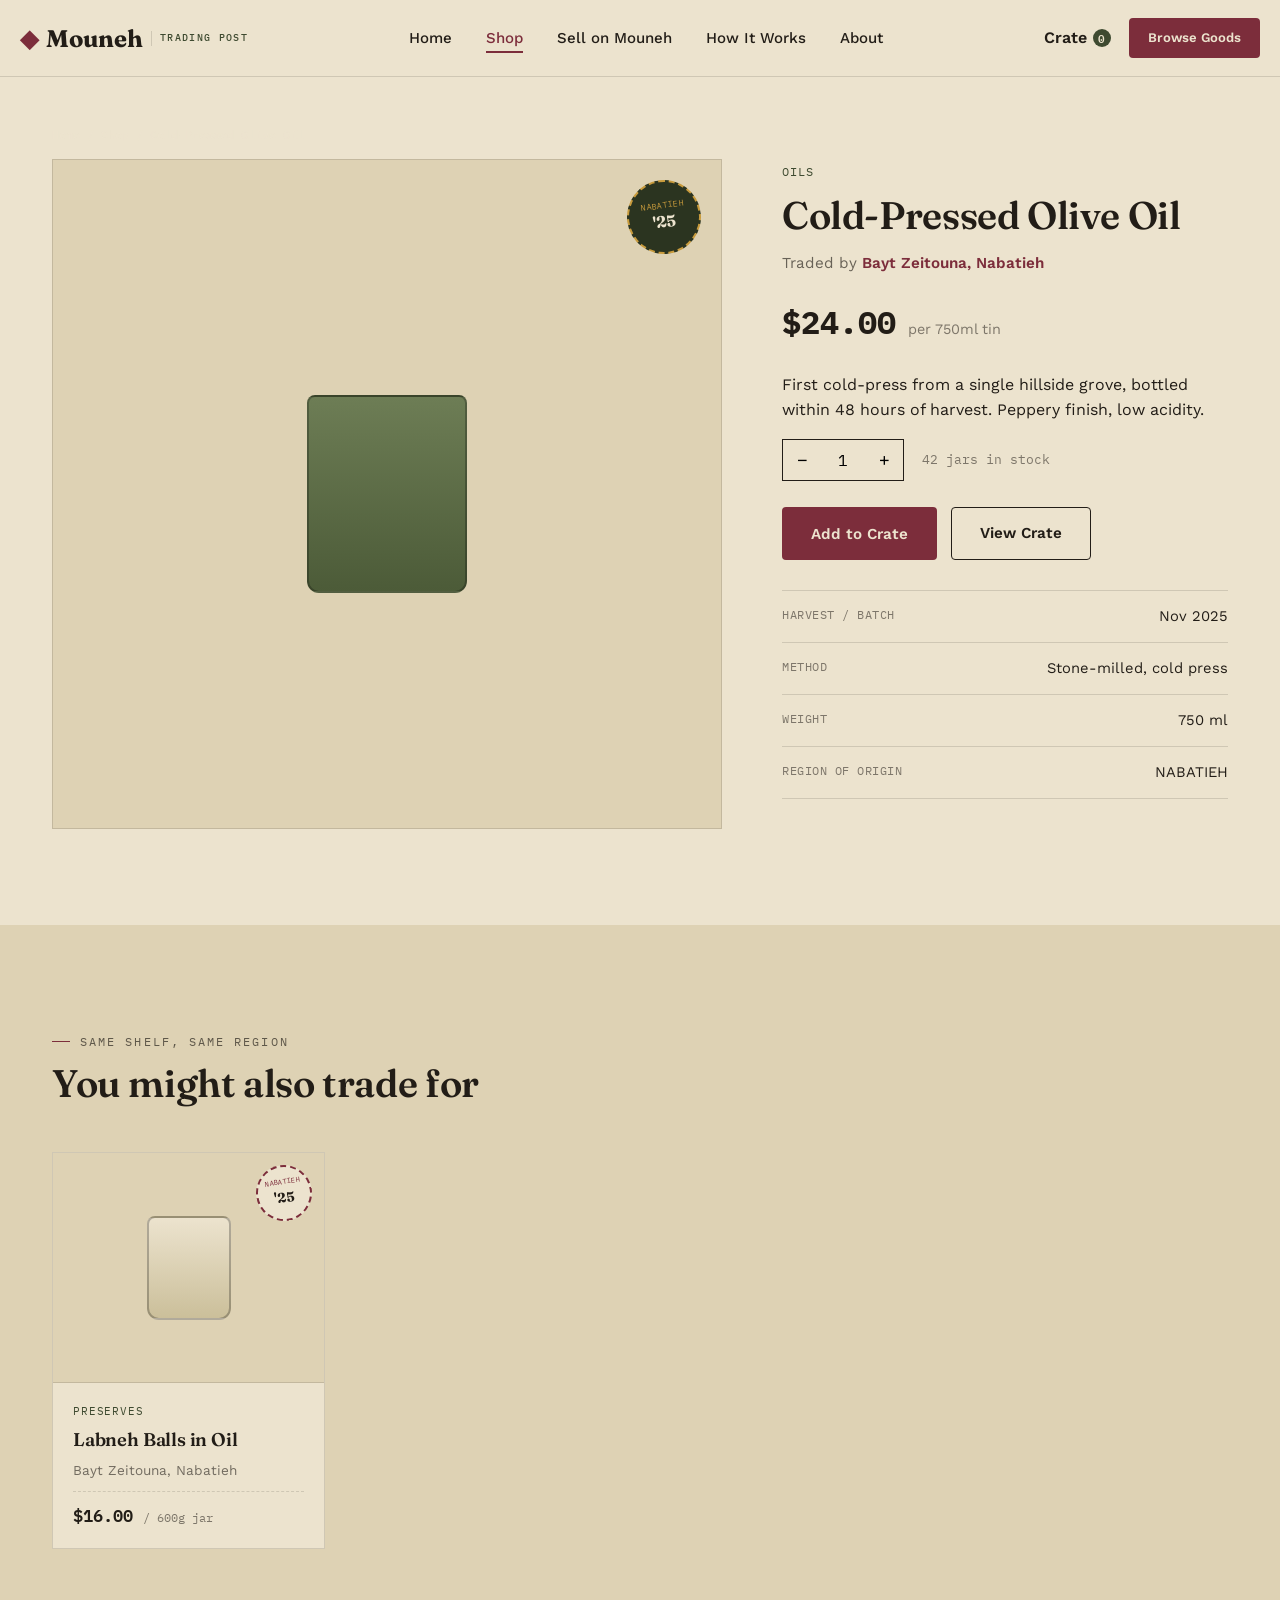
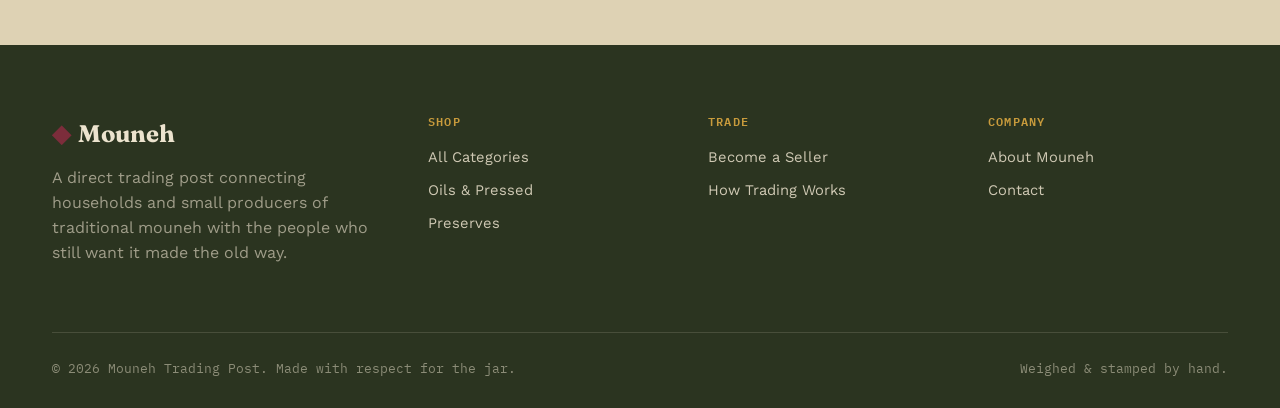
<file: product.html>
<!DOCTYPE html>
<html lang="en">
<head>
<meta charset="UTF-8">
<meta name="viewport" content="width=device-width, initial-scale=1.0">
<title>Product &mdash; Mouneh Trading Post</title>
<link rel="preconnect" href="https://fonts.googleapis.com">
<link href="https://fonts.googleapis.com/css2?family=Fraunces:ital,wght@0,500;0,600;0,700;1,500&family=Work+Sans:wght@400;500;600&family=IBM+Plex+Mono:wght@400;500;600&display=swap" rel="stylesheet">
<link rel="manifest" href="manifest.json">
<meta name="theme-color" content="#2B3420">
<link rel="apple-touch-icon" href="apple-touch-icon.png">
<meta name="apple-mobile-web-app-capable" content="yes">
<meta name="apple-mobile-web-app-status-bar-style" content="black-translucent">
<meta name="apple-mobile-web-app-title" content="Mouneh">
<link rel="stylesheet" href="css/style.css">
</head>
<body>

<header class="site-header">
  <nav class="wrap nav">
    <a href="index.html" class="brand"><span class="brand-mark">&#9670;</span> Mouneh <small>Trading Post</small></a>
    <ul class="nav-links">
      <li><a href="index.html">Home</a></li>
      <li><a href="shop.html" class="active">Shop</a></li>
      <li><a href="sell.html">Sell on Mouneh</a></li>
      <li><a href="index.html#how">How It Works</a></li>
      <li><a href="index.html#about">About</a></li>
    </ul>
    <div class="nav-actions">
      <a href="cart.html" class="cart-link">Crate <span class="cart-count">0</span></a>
      <a href="shop.html" class="btn btn-primary btn-sm">Browse Goods</a>
      <button id="install-app-btn" class="btn btn-ghost btn-sm" style="display:none;" onclick="promptInstall()">Install App</button>
      <button class="nav-toggle" aria-label="Menu">&#9776;</button>
    </div>
  </nav>
</header>

<section style="padding-top:48px;">
  <div class="wrap">
    <div class="breadcrumb" id="crumb"><a href="index.html">Home</a> / <a href="shop.html">Shop</a> / <span id="crumb-name"></span></div>
    <div class="product-detail" id="detail"></div>
  </div>
</section>

<section class="section-alt">
  <div class="wrap">
    <div class="section-head">
      <div>
        <p class="eyebrow">Same shelf, same region</p>
        <h2>You might also trade for</h2>
      </div>
    </div>
    <div class="product-grid" id="related-grid"></div>
  </div>
</section>

<footer>
  <div class="wrap">
    <div class="footer-grid">
      <div class="footer-brand">
        <div class="brand" style="color:var(--parchment)"><span class="brand-mark">&#9670;</span> Mouneh</div>
        <p>A direct trading post connecting households and small producers of traditional mouneh with the people who still want it made the old way.</p>
      </div>
      <div>
        <h4>Shop</h4>
        <ul><li><a href="shop.html">All Categories</a></li><li><a href="shop.html">Oils &amp; Pressed</a></li><li><a href="shop.html">Preserves</a></li></ul>
      </div>
      <div>
        <h4>Trade</h4>
        <ul><li><a href="sell.html">Become a Seller</a></li><li><a href="index.html#how">How Trading Works</a></li></ul>
      </div>
      <div>
        <h4>Company</h4>
        <ul><li><a href="index.html#about">About Mouneh</a></li><li><a href="#">Contact</a></li></ul>
      </div>
    </div>
    <div class="footer-bottom">
      <span>&copy; 2026 Mouneh Trading Post. Made with respect for the jar.</span>
      <span>Weighed &amp; stamped by hand.</span>
    </div>
  </div>
</footer>

<script src="js/data.js"></script>
<script src="js/main.js"></script>
<script>
  const id = new URLSearchParams(location.search).get("id") || PRODUCTS[0].id;
  const p = findProduct(id) || PRODUCTS[0];
  document.title = p.name + " — Mouneh Trading Post";
  document.getElementById("crumb-name").textContent = p.name;

  document.getElementById("detail").innerHTML = `
    <div class="product-gallery">
      ${jarSwatch(p.jarType, 160)}
      <div class="stamp on-dark"><span class="region">${p.region}</span><span class="year">${p.year}</span></div>
    </div>
    <div class="product-info">
      <span class="kind">${p.kind}</span>
      <h1>${p.name}</h1>
      <p class="vendor-line">Traded by <a href="#">${p.vendor}</a></p>
      <div class="price-row">
        <span class="big">${money(p.price)}</span>
        <span class="unit">per ${p.unit}</span>
      </div>
      <p>${p.desc}</p>
      <div class="qty-row">
        <div class="qty-stepper">
          <button type="button" id="qty-minus" aria-label="Decrease quantity">&minus;</button>
          <input type="text" id="qty-input" value="1" readonly aria-label="Quantity">
          <button type="button" id="qty-plus" aria-label="Increase quantity">+</button>
        </div>
        <span style="font-family:var(--mono); font-size:0.82rem; color:rgba(34,29,23,0.55);">${p.stock} jars in stock</span>
      </div>
      <div style="display:flex; gap:14px; flex-wrap:wrap;">
        <button class="btn btn-primary" id="add-btn">Add to Crate</button>
        <a href="cart.html" class="btn btn-ghost">View Crate</a>
      </div>
      <div class="detail-list">
        <div class="row"><span>Harvest / Batch</span><span>${p.harvest}</span></div>
        <div class="row"><span>Method</span><span>${p.method}</span></div>
        <div class="row"><span>Weight</span><span>${p.weight}</span></div>
        <div class="row"><span>Region of Origin</span><span>${p.region}</span></div>
      </div>
    </div>
  `;

  let qty = 1;
  const qtyInput = document.getElementById("qty-input");
  document.getElementById("qty-minus").addEventListener("click", () => { qty = Math.max(1, qty-1); qtyInput.value = qty; });
  document.getElementById("qty-plus").addEventListener("click", () => { qty = Math.min(p.stock, qty+1); qtyInput.value = qty; });
  document.getElementById("add-btn").addEventListener("click", () => addToCart(p.id, qty));

  const related = PRODUCTS.filter(x => x.id !== p.id && (x.kind === p.kind || x.region === p.region)).slice(0,4);
  const fallback = PRODUCTS.filter(x => x.id !== p.id).slice(0,4);
  const showList = related.length ? related : fallback;
  document.getElementById("related-grid").innerHTML = showList.map(x => `
    <a href="product.html?id=${x.id}" class="card">
      <div class="card-media" style="background:var(--parchment-dim);">
        ${jarSwatch(x.jarType, 84)}
        <div class="stamp"><span class="region">${x.region}</span><span class="year">${x.year}</span></div>
      </div>
      <div class="card-body">
        <span class="kind">${x.kind}</span>
        <h3>${x.name}</h3>
        <span class="vendor">${x.vendor}</span>
        <div class="card-foot"><span class="price">${money(x.price)} <span>/ ${x.unit}</span></span></div>
      </div>
    </a>`).join("");
</script>
</body>
</html>
</file>
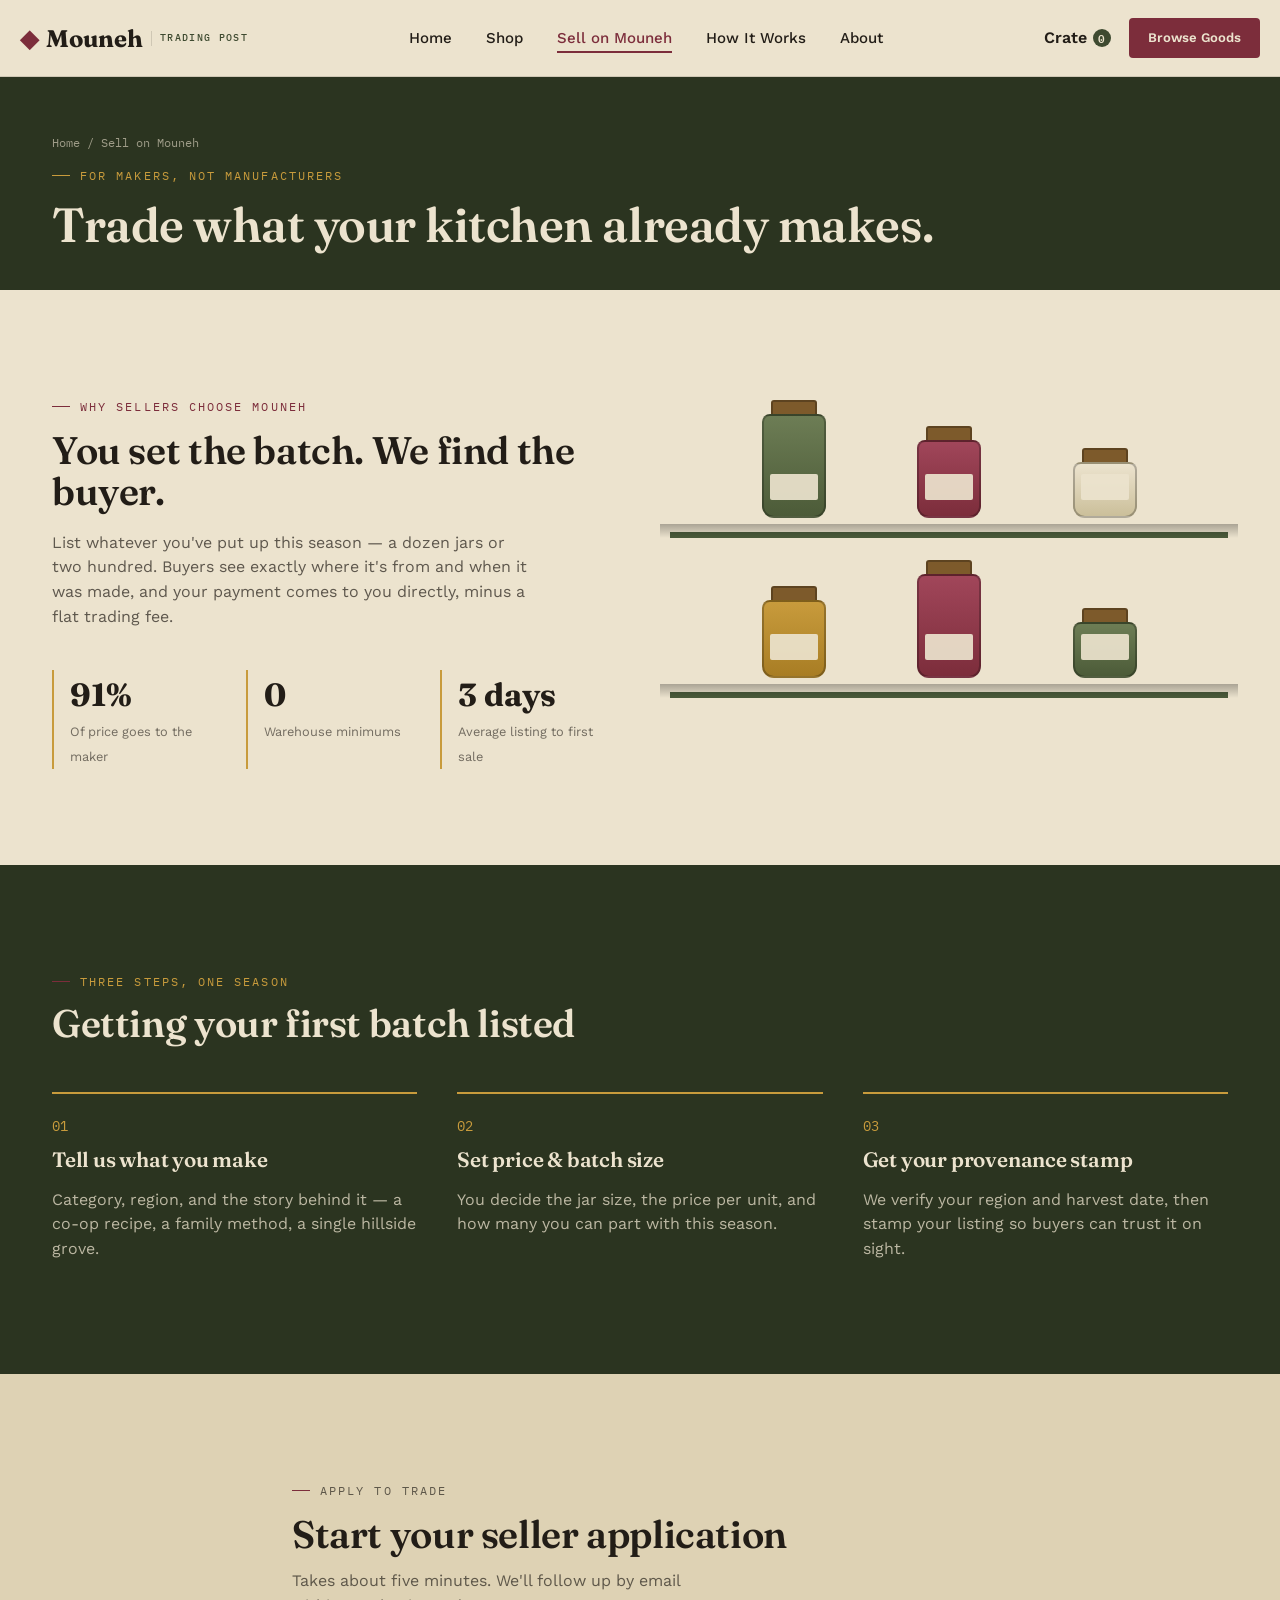
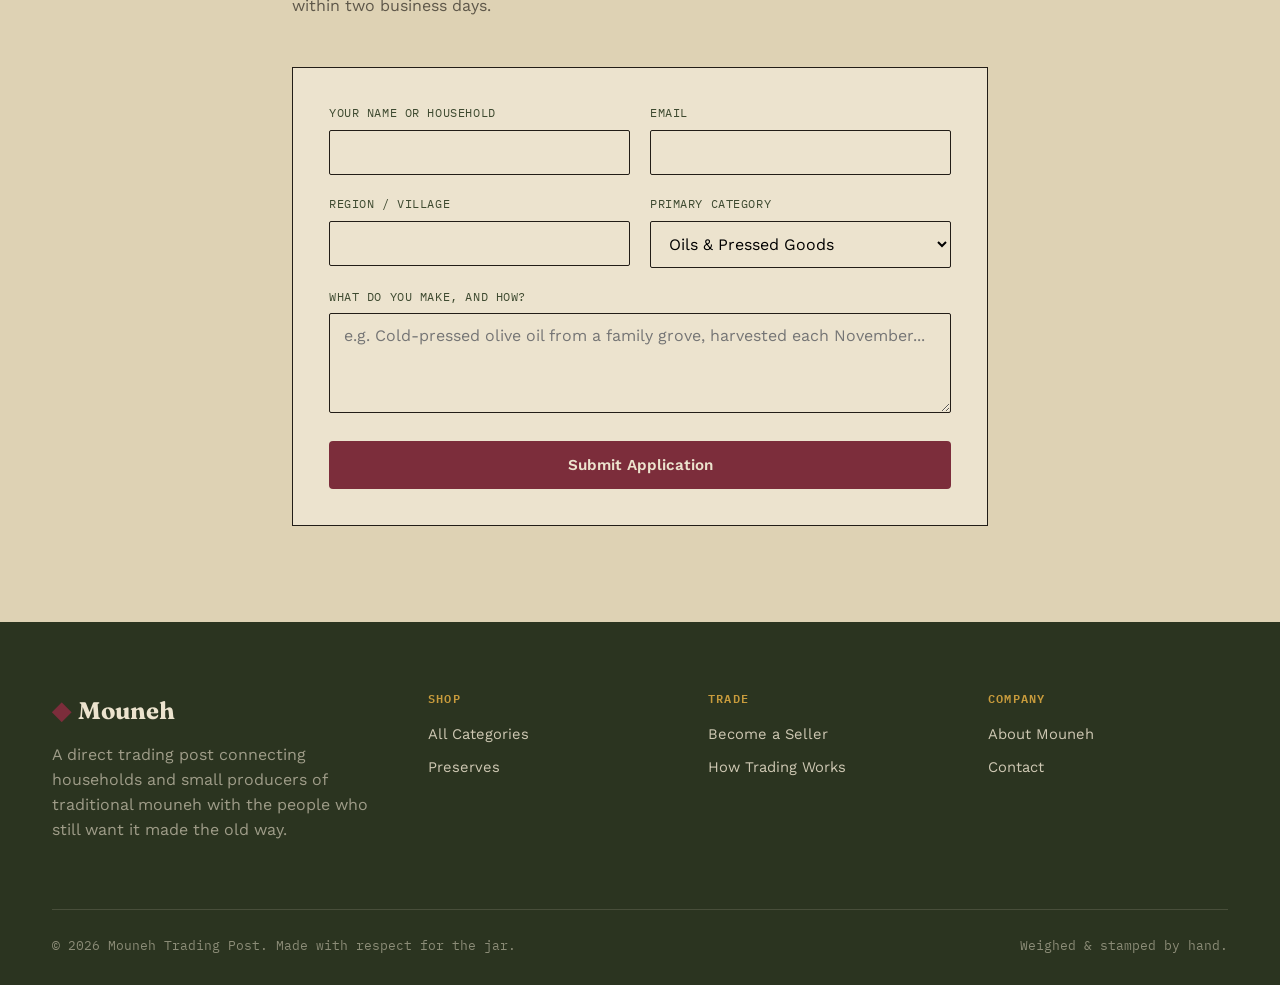
<file: sell.html>
<!DOCTYPE html>
<html lang="en">
<head>
<meta charset="UTF-8">
<meta name="viewport" content="width=device-width, initial-scale=1.0">
<title>Sell on Mouneh &mdash; Trade Your Provisions</title>
<link rel="preconnect" href="https://fonts.googleapis.com">
<link href="https://fonts.googleapis.com/css2?family=Fraunces:ital,wght@0,500;0,600;0,700;1,500&family=Work+Sans:wght@400;500;600&family=IBM+Plex+Mono:wght@400;500;600&display=swap" rel="stylesheet">
<link rel="manifest" href="manifest.json">
<meta name="theme-color" content="#2B3420">
<link rel="apple-touch-icon" href="apple-touch-icon.png">
<meta name="apple-mobile-web-app-capable" content="yes">
<meta name="apple-mobile-web-app-status-bar-style" content="black-translucent">
<meta name="apple-mobile-web-app-title" content="Mouneh">
<link rel="stylesheet" href="css/style.css">
</head>
<body>

<header class="site-header">
  <nav class="wrap nav">
    <a href="index.html" class="brand"><span class="brand-mark">&#9670;</span> Mouneh <small>Trading Post</small></a>
    <ul class="nav-links">
      <li><a href="index.html">Home</a></li>
      <li><a href="shop.html">Shop</a></li>
      <li><a href="sell.html" class="active">Sell on Mouneh</a></li>
      <li><a href="index.html#how">How It Works</a></li>
      <li><a href="index.html#about">About</a></li>
    </ul>
    <div class="nav-actions">
      <a href="cart.html" class="cart-link">Crate <span class="cart-count">0</span></a>
      <a href="shop.html" class="btn btn-primary btn-sm">Browse Goods</a>
      <button id="install-app-btn" class="btn btn-ghost btn-sm" style="display:none;" onclick="promptInstall()">Install App</button>
      <button class="nav-toggle" aria-label="Menu">&#9776;</button>
    </div>
  </nav>
</header>

<div class="page-hero">
  <div class="wrap">
    <div class="breadcrumb"><a href="index.html">Home</a> / Sell on Mouneh</div>
    <p class="eyebrow">For makers, not manufacturers</p>
    <h1>Trade what your kitchen already makes.</h1>
  </div>
</div>

<section>
  <div class="wrap split">
    <div class="fade-up">
      <p class="eyebrow">Why sellers choose Mouneh</p>
      <h2 style="margin-top:14px; font-size:clamp(1.9rem,3vw,2.6rem);">You set the batch. We find the buyer.</h2>
      <p style="margin-top:18px; color:rgba(34,29,23,0.7); max-width:48ch;">List whatever you've put up this season &mdash; a dozen jars or two hundred. Buyers see exactly where it's from and when it was made, and your payment comes to you directly, minus a flat trading fee.</p>
      <div class="stat-block">
        <div><strong>91%</strong><span>Of price goes to the maker</span></div>
        <div><strong>0</strong><span>Warehouse minimums</span></div>
        <div><strong>3 days</strong><span>Average listing to first sale</span></div>
      </div>
    </div>
    <div class="fade-up" style="display:flex; justify-content:center;">
      <div class="shelf" style="height:380px; width:100%;">
        <div class="shelf-row r1">
          <div class="jar tall"><div class="jar-lid"></div><div class="jar-body olive-fill"><div class="jar-label"></div></div></div>
          <div class="jar"><div class="jar-lid"></div><div class="jar-body pomegranate"><div class="jar-label"></div></div></div>
          <div class="jar short"><div class="jar-lid"></div><div class="jar-body cream"><div class="jar-label"></div></div></div>
        </div>
        <div class="shelf-row r2">
          <div class="jar"><div class="jar-lid"></div><div class="jar-body"><div class="jar-label"></div></div></div>
          <div class="jar tall"><div class="jar-lid"></div><div class="jar-body pomegranate"><div class="jar-label"></div></div></div>
          <div class="jar short"><div class="jar-lid"></div><div class="jar-body olive-fill"><div class="jar-label"></div></div></div>
        </div>
      </div>
    </div>
  </div>
</section>

<section class="section-dark">
  <div class="wrap">
    <div class="section-head fade-up">
      <div>
        <p class="eyebrow" style="color:var(--gold)">Three steps, one season</p>
        <h2>Getting your first batch listed</h2>
      </div>
    </div>
    <div class="steps fade-up">
      <div class="step"><span class="num">01</span><h3>Tell us what you make</h3><p>Category, region, and the story behind it &mdash; a co-op recipe, a family method, a single hillside grove.</p></div>
      <div class="step"><span class="num">02</span><h3>Set price &amp; batch size</h3><p>You decide the jar size, the price per unit, and how many you can part with this season.</p></div>
      <div class="step"><span class="num">03</span><h3>Get your provenance stamp</h3><p>We verify your region and harvest date, then stamp your listing so buyers can trust it on sight.</p></div>
    </div>
  </div>
</section>

<section class="section-alt">
  <div class="wrap" style="max-width:760px;">
    <div class="section-head fade-up" style="display:block;">
      <p class="eyebrow">Apply to trade</p>
      <h2 style="margin-top:14px;">Start your seller application</h2>
      <p style="margin-top:14px;">Takes about five minutes. We'll follow up by email within two business days.</p>
    </div>
    <form class="form-box fade-up" id="seller-form">
      <div class="form-grid-2">
        <div class="form-row">
          <label for="sname">Your name or household</label>
          <input type="text" id="sname" required>
        </div>
        <div class="form-row">
          <label for="semail">Email</label>
          <input type="email" id="semail" required>
        </div>
      </div>
      <div class="form-grid-2">
        <div class="form-row">
          <label for="sregion">Region / village</label>
          <input type="text" id="sregion" required>
        </div>
        <div class="form-row">
          <label for="skind">Primary category</label>
          <select id="skind">
            <option>Oils &amp; Pressed Goods</option>
            <option>Jams &amp; Preserves</option>
            <option>Pickled Mkhalel</option>
            <option>Syrups &amp; Molasses</option>
            <option>Grains &amp; Kishk</option>
            <option>Dried Herbs &amp; Blends</option>
          </select>
        </div>
      </div>
      <div class="form-row">
        <label for="sdesc">What do you make, and how?</label>
        <textarea id="sdesc" placeholder="e.g. Cold-pressed olive oil from a family grove, harvested each November..."></textarea>
      </div>
      <button type="submit" class="btn btn-primary btn-block">Submit Application</button>
    </form>
  </div>
</section>

<footer>
  <div class="wrap">
    <div class="footer-grid">
      <div class="footer-brand">
        <div class="brand" style="color:var(--parchment)"><span class="brand-mark">&#9670;</span> Mouneh</div>
        <p>A direct trading post connecting households and small producers of traditional mouneh with the people who still want it made the old way.</p>
      </div>
      <div>
        <h4>Shop</h4>
        <ul><li><a href="shop.html">All Categories</a></li><li><a href="shop.html">Preserves</a></li></ul>
      </div>
      <div>
        <h4>Trade</h4>
        <ul><li><a href="sell.html">Become a Seller</a></li><li><a href="index.html#how">How Trading Works</a></li></ul>
      </div>
      <div>
        <h4>Company</h4>
        <ul><li><a href="index.html#about">About Mouneh</a></li><li><a href="#">Contact</a></li></ul>
      </div>
    </div>
    <div class="footer-bottom">
      <span>&copy; 2026 Mouneh Trading Post. Made with respect for the jar.</span>
      <span>Weighed &amp; stamped by hand.</span>
    </div>
  </div>
</footer>

<script src="js/data.js"></script>
<script src="js/main.js"></script>
<script>
  document.getElementById("seller-form").addEventListener("submit", (e) => {
    e.preventDefault();
    showToast("Application received — we'll be in touch by email.");
    e.target.reset();
  });
</script>
</body>
</html>
</file>
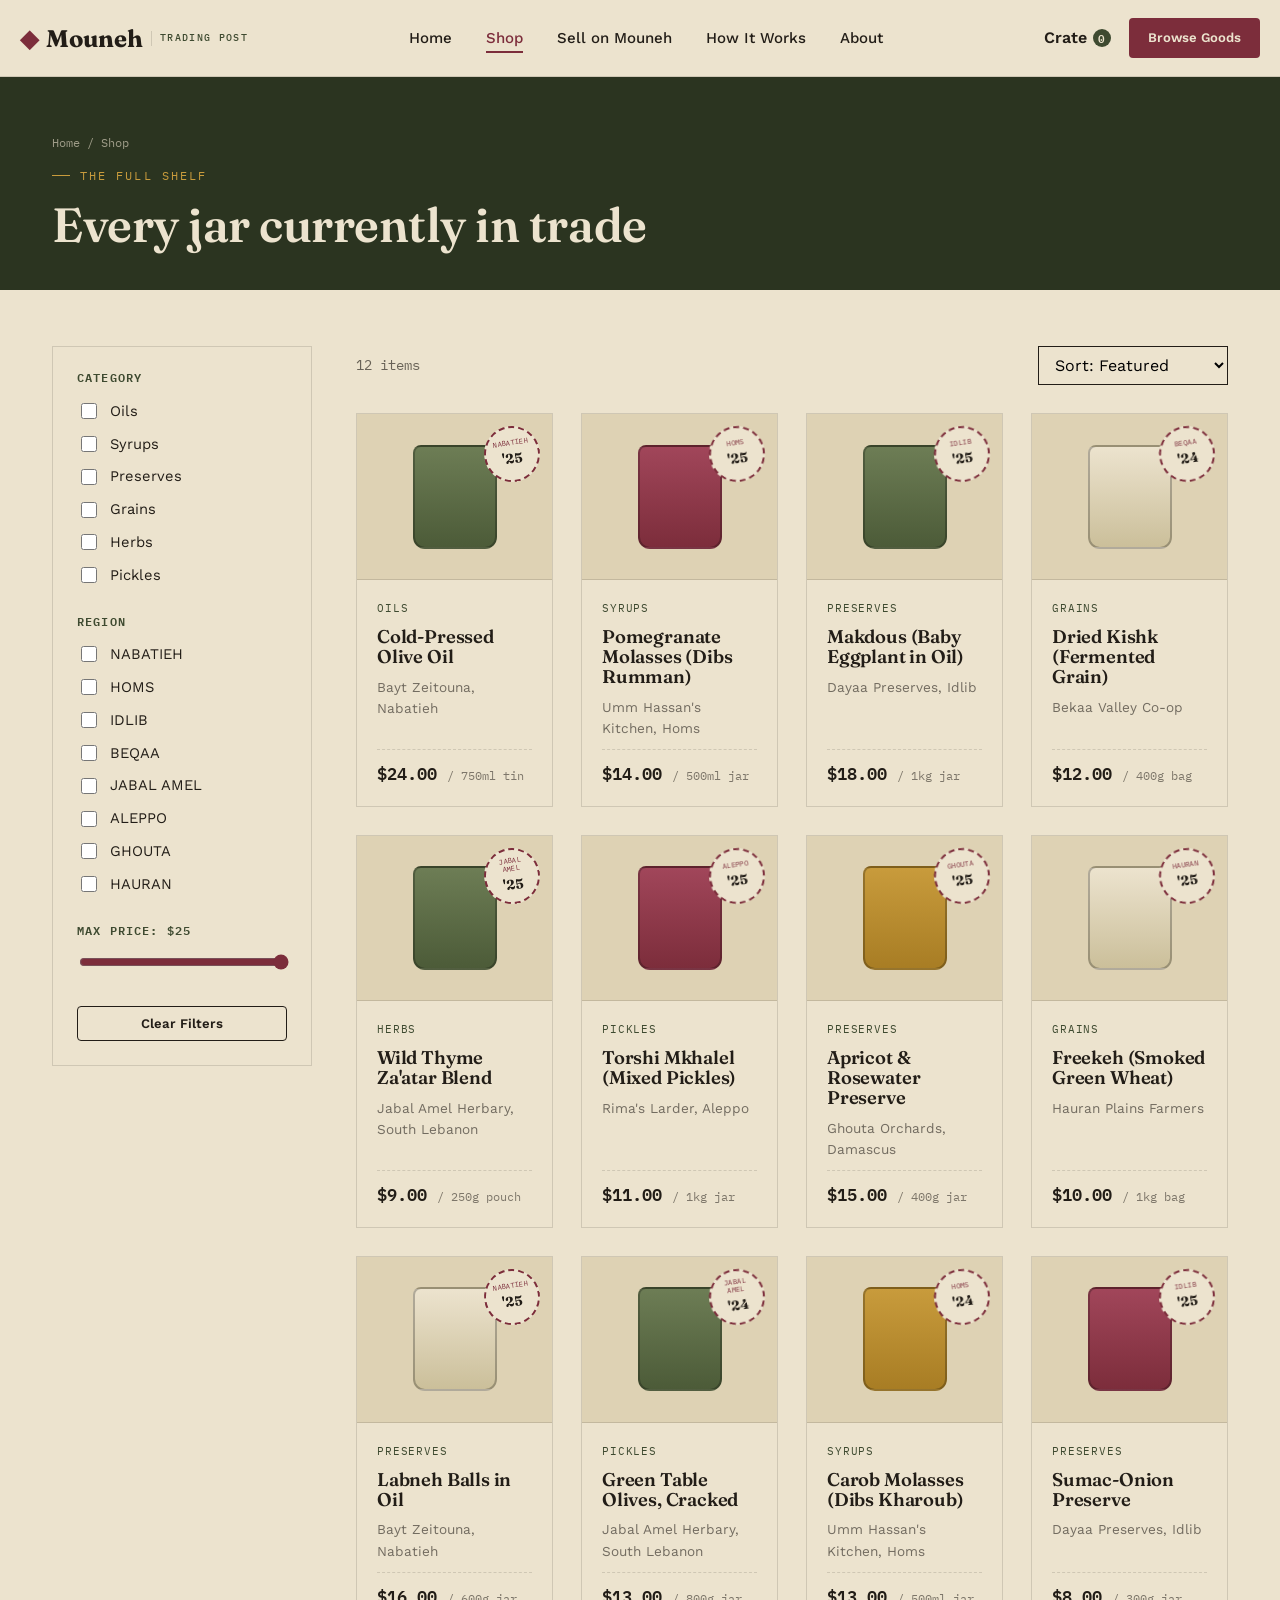
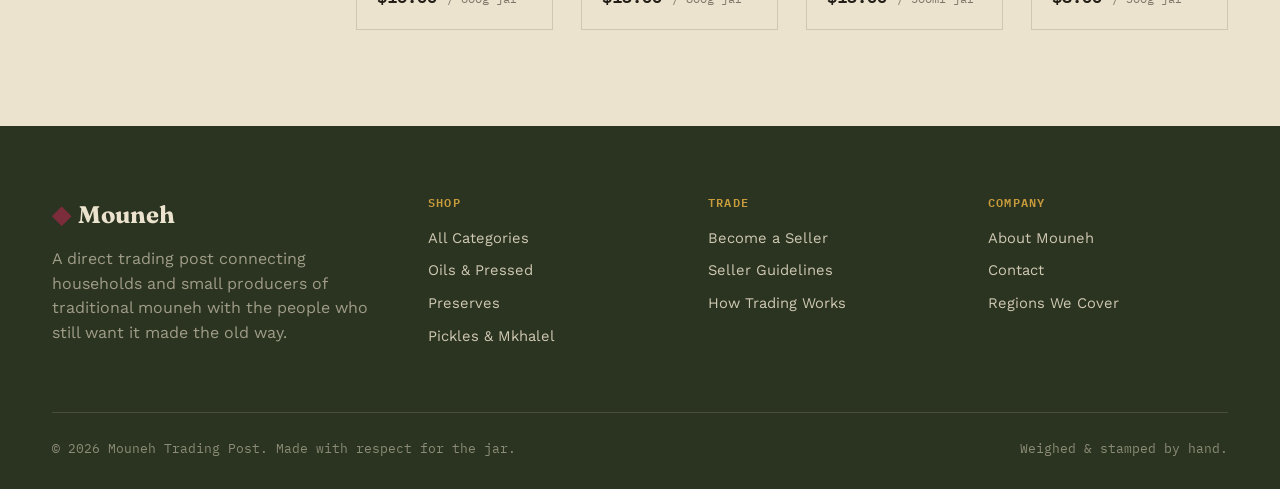
<file: shop.html>
<!DOCTYPE html>
<html lang="en">
<head>
<meta charset="UTF-8">
<meta name="viewport" content="width=device-width, initial-scale=1.0">
<title>Shop the Shelf &mdash; Mouneh Trading Post</title>
<link rel="preconnect" href="https://fonts.googleapis.com">
<link href="https://fonts.googleapis.com/css2?family=Fraunces:ital,wght@0,500;0,600;0,700;1,500&family=Work+Sans:wght@400;500;600&family=IBM+Plex+Mono:wght@400;500;600&display=swap" rel="stylesheet">
<link rel="manifest" href="manifest.json">
<meta name="theme-color" content="#2B3420">
<link rel="apple-touch-icon" href="apple-touch-icon.png">
<meta name="apple-mobile-web-app-capable" content="yes">
<meta name="apple-mobile-web-app-status-bar-style" content="black-translucent">
<meta name="apple-mobile-web-app-title" content="Mouneh">
<link rel="stylesheet" href="css/style.css">
</head>
<body>

<header class="site-header">
  <nav class="wrap nav">
    <a href="index.html" class="brand"><span class="brand-mark">&#9670;</span> Mouneh <small>Trading Post</small></a>
    <ul class="nav-links">
      <li><a href="index.html">Home</a></li>
      <li><a href="shop.html" class="active">Shop</a></li>
      <li><a href="sell.html">Sell on Mouneh</a></li>
      <li><a href="index.html#how">How It Works</a></li>
      <li><a href="index.html#about">About</a></li>
    </ul>
    <div class="nav-actions">
      <a href="cart.html" class="cart-link">Crate <span class="cart-count">0</span></a>
      <a href="shop.html" class="btn btn-primary btn-sm">Browse Goods</a>
      <button id="install-app-btn" class="btn btn-ghost btn-sm" style="display:none;" onclick="promptInstall()">Install App</button>
      <button class="nav-toggle" aria-label="Menu">&#9776;</button>
    </div>
  </nav>
</header>

<div class="page-hero">
  <div class="wrap">
    <div class="breadcrumb"><a href="index.html">Home</a> / Shop</div>
    <p class="eyebrow">The full shelf</p>
    <h1>Every jar currently in trade</h1>
  </div>
</div>

<section style="padding-top:56px;">
  <div class="wrap shop-layout">
    <aside class="filter-box">
      <h4>Category</h4>
      <div class="filter-group" id="filter-kind"></div>
      <h4>Region</h4>
      <div class="filter-group" id="filter-region"></div>
      <h4>Max Price: <span id="price-label">$25</span></h4>
      <div class="filter-group">
        <input type="range" min="5" max="25" value="25" id="price-range">
      </div>
      <button class="btn btn-ghost btn-block btn-sm" id="clear-filters">Clear Filters</button>
    </aside>

    <div>
      <div class="shop-toolbar">
        <span class="result-count" id="result-count">12 items</span>
        <select id="sort-select">
          <option value="featured">Sort: Featured</option>
          <option value="price-asc">Price: Low to High</option>
          <option value="price-desc">Price: High to Low</option>
          <option value="name">Name: A&ndash;Z</option>
        </select>
      </div>
      <div class="product-grid" id="shop-grid"></div>
    </div>
  </div>
</section>

<footer>
  <div class="wrap">
    <div class="footer-grid">
      <div class="footer-brand">
        <div class="brand" style="color:var(--parchment)"><span class="brand-mark">&#9670;</span> Mouneh</div>
        <p>A direct trading post connecting households and small producers of traditional mouneh with the people who still want it made the old way.</p>
      </div>
      <div>
        <h4>Shop</h4>
        <ul>
          <li><a href="shop.html">All Categories</a></li>
          <li><a href="shop.html">Oils &amp; Pressed</a></li>
          <li><a href="shop.html">Preserves</a></li>
          <li><a href="shop.html">Pickles &amp; Mkhalel</a></li>
        </ul>
      </div>
      <div>
        <h4>Trade</h4>
        <ul>
          <li><a href="sell.html">Become a Seller</a></li>
          <li><a href="sell.html">Seller Guidelines</a></li>
          <li><a href="index.html#how">How Trading Works</a></li>
        </ul>
      </div>
      <div>
        <h4>Company</h4>
        <ul>
          <li><a href="index.html#about">About Mouneh</a></li>
          <li><a href="#">Contact</a></li>
          <li><a href="#">Regions We Cover</a></li>
        </ul>
      </div>
    </div>
    <div class="footer-bottom">
      <span>&copy; 2026 Mouneh Trading Post. Made with respect for the jar.</span>
      <span>Weighed &amp; stamped by hand.</span>
    </div>
  </div>
</footer>

<script src="js/data.js"></script>
<script src="js/main.js"></script>
<script>
  const params = new URLSearchParams(location.search);
  const state = {
    kinds: new Set(params.get("kind") ? [params.get("kind")] : []),
    regions: new Set(),
    maxPrice: 25,
    sort: "featured"
  };

  const kinds = [...new Set(PRODUCTS.map(p => p.kind))];
  const regions = [...new Set(PRODUCTS.map(p => p.region))];

  document.getElementById("filter-kind").innerHTML = kinds.map(k => `
    <label><input type="checkbox" value="${k}" data-filter="kind" ${state.kinds.has(k) ? "checked" : ""}> ${k}</label>
  `).join("");
  document.getElementById("filter-region").innerHTML = regions.map(r => `
    <label><input type="checkbox" value="${r}" data-filter="region"> ${r}</label>
  `).join("");

  document.querySelectorAll('[data-filter="kind"]').forEach(cb => cb.addEventListener("change", () => {
    cb.checked ? state.kinds.add(cb.value) : state.kinds.delete(cb.value);
    render();
  }));
  document.querySelectorAll('[data-filter="region"]').forEach(cb => cb.addEventListener("change", () => {
    cb.checked ? state.regions.add(cb.value) : state.regions.delete(cb.value);
    render();
  }));
  document.getElementById("price-range").addEventListener("input", (e) => {
    state.maxPrice = Number(e.target.value);
    document.getElementById("price-label").textContent = "$" + state.maxPrice;
    render();
  });
  document.getElementById("sort-select").addEventListener("change", (e) => {
    state.sort = e.target.value;
    render();
  });
  document.getElementById("clear-filters").addEventListener("click", () => {
    state.kinds.clear(); state.regions.clear(); state.maxPrice = 25;
    document.querySelectorAll('input[type=checkbox]').forEach(cb => cb.checked = false);
    document.getElementById("price-range").value = 25;
    document.getElementById("price-label").textContent = "$25";
    render();
  });

  function render(){
    let list = PRODUCTS.filter(p =>
      (state.kinds.size === 0 || state.kinds.has(p.kind)) &&
      (state.regions.size === 0 || state.regions.has(p.region)) &&
      p.price <= state.maxPrice
    );
    if(state.sort === "price-asc") list.sort((a,b) => a.price - b.price);
    if(state.sort === "price-desc") list.sort((a,b) => b.price - a.price);
    if(state.sort === "name") list.sort((a,b) => a.name.localeCompare(b.name));

    document.getElementById("result-count").textContent = `${list.length} item${list.length !== 1 ? "s" : ""}`;

    const grid = document.getElementById("shop-grid");
    if(list.length === 0){
      grid.innerHTML = `<p style="grid-column:1/-1; padding:40px 0; color:rgba(34,29,23,0.6);">No jars match those filters yet &mdash; try widening your search.</p>`;
      return;
    }
    grid.innerHTML = list.map(p => `
      <a href="product.html?id=${p.id}" class="card">
        <div class="card-media" style="background:var(--parchment-dim);">
          ${jarSwatch(p.jarType, 84)}
          <div class="stamp"><span class="region">${p.region}</span><span class="year">${p.year}</span></div>
        </div>
        <div class="card-body">
          <span class="kind">${p.kind}</span>
          <h3>${p.name}</h3>
          <span class="vendor">${p.vendor}</span>
          <div class="card-foot">
            <span class="price">${money(p.price)} <span>/ ${p.unit}</span></span>
          </div>
        </div>
      </a>`).join("");
  }
  render();
</script>
</body>
</html>
</file>
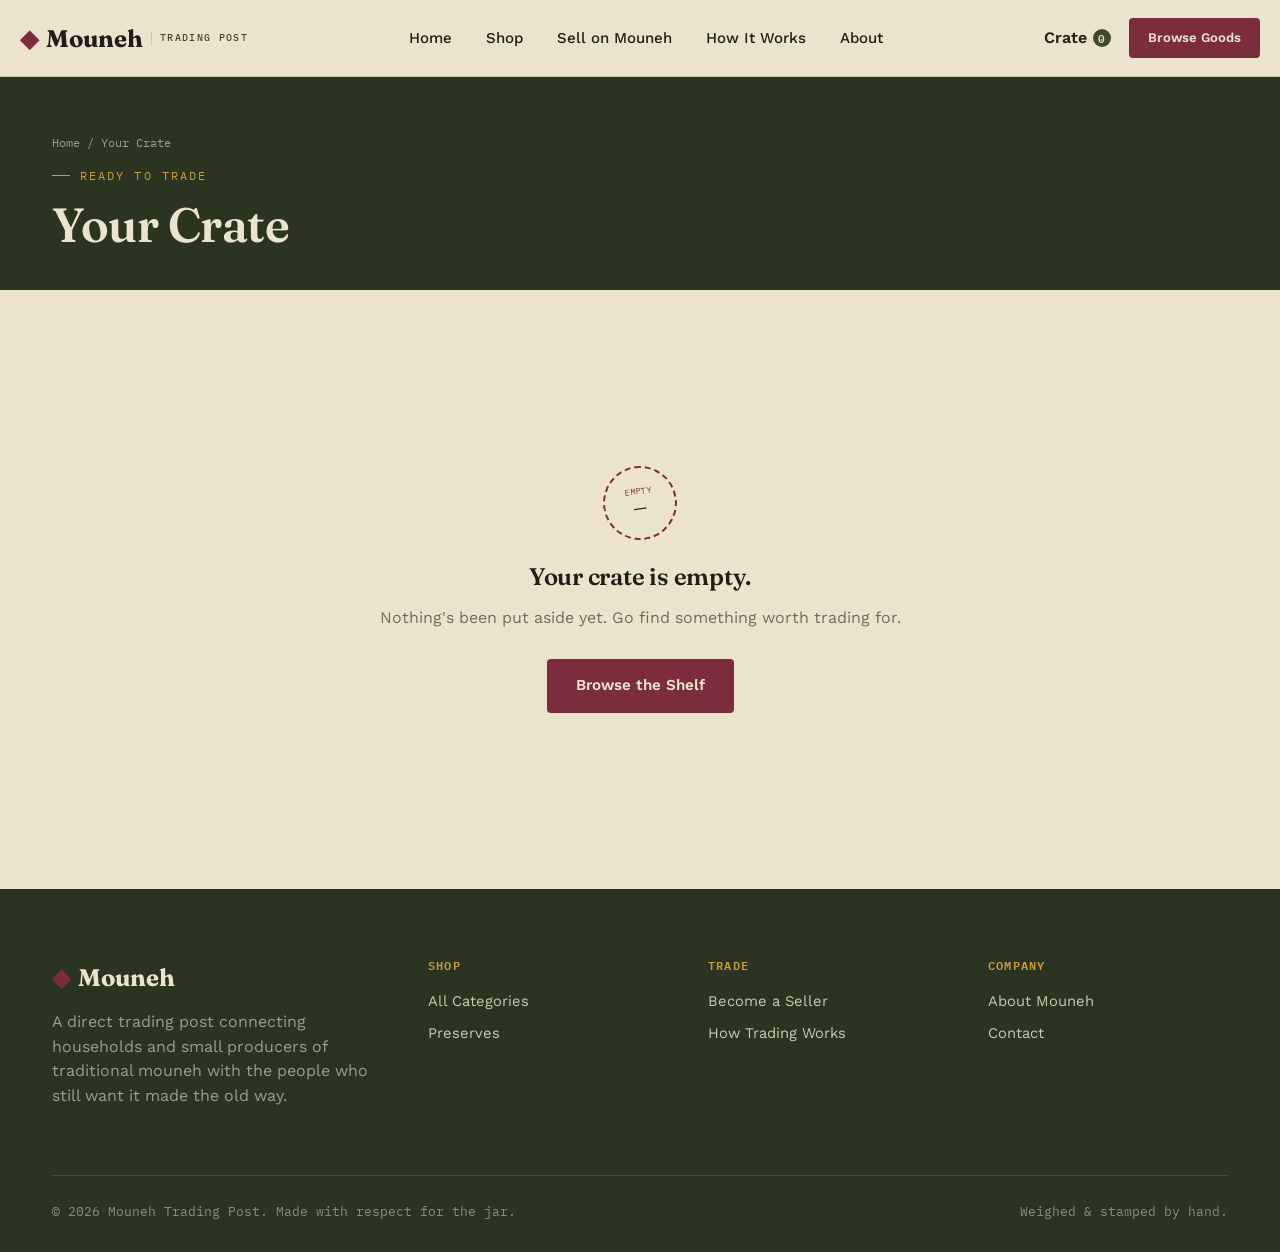
<file: mouneh/cart.html>
<!DOCTYPE html>
<html lang="en">
<head>
<meta charset="UTF-8">
<meta name="viewport" content="width=device-width, initial-scale=1.0">
<title>Your Crate &mdash; Mouneh Trading Post</title>
<link rel="preconnect" href="https://fonts.googleapis.com">
<link href="https://fonts.googleapis.com/css2?family=Fraunces:ital,wght@0,500;0,600;0,700;1,500&family=Work+Sans:wght@400;500;600&family=IBM+Plex+Mono:wght@400;500;600&display=swap" rel="stylesheet">
<link rel="stylesheet" href="css/style.css">
</head>
<body>

<header class="site-header">
  <nav class="wrap nav">
    <a href="index.html" class="brand"><span class="brand-mark">&#9670;</span> Mouneh <small>Trading Post</small></a>
    <ul class="nav-links">
      <li><a href="index.html">Home</a></li>
      <li><a href="shop.html">Shop</a></li>
      <li><a href="sell.html">Sell on Mouneh</a></li>
      <li><a href="index.html#how">How It Works</a></li>
      <li><a href="index.html#about">About</a></li>
    </ul>
    <div class="nav-actions">
      <a href="cart.html" class="cart-link active">Crate <span class="cart-count">0</span></a>
      <a href="shop.html" class="btn btn-primary btn-sm">Browse Goods</a>
      <button class="nav-toggle" aria-label="Menu">&#9776;</button>
    </div>
  </nav>
</header>

<div class="page-hero">
  <div class="wrap">
    <div class="breadcrumb"><a href="index.html">Home</a> / Your Crate</div>
    <p class="eyebrow">Ready to trade</p>
    <h1>Your Crate</h1>
  </div>
</div>

<section>
  <div class="wrap" id="cart-wrap"></div>
</section>

<footer>
  <div class="wrap">
    <div class="footer-grid">
      <div class="footer-brand">
        <div class="brand" style="color:var(--parchment)"><span class="brand-mark">&#9670;</span> Mouneh</div>
        <p>A direct trading post connecting households and small producers of traditional mouneh with the people who still want it made the old way.</p>
      </div>
      <div>
        <h4>Shop</h4>
        <ul><li><a href="shop.html">All Categories</a></li><li><a href="shop.html">Preserves</a></li></ul>
      </div>
      <div>
        <h4>Trade</h4>
        <ul><li><a href="sell.html">Become a Seller</a></li><li><a href="index.html#how">How Trading Works</a></li></ul>
      </div>
      <div>
        <h4>Company</h4>
        <ul><li><a href="index.html#about">About Mouneh</a></li><li><a href="#">Contact</a></li></ul>
      </div>
    </div>
    <div class="footer-bottom">
      <span>&copy; 2026 Mouneh Trading Post. Made with respect for the jar.</span>
      <span>Weighed &amp; stamped by hand.</span>
    </div>
  </div>
</footer>

<script src="js/data.js"></script>
<script src="js/main.js"></script>
<script>
  function renderCart(){
    const cart = getCart();
    const ids = Object.keys(cart).filter(id => findProduct(id));
    const wrap = document.getElementById("cart-wrap");

    if(ids.length === 0){
      wrap.innerHTML = `
        <div class="empty-cart">
          <div class="stamp" style="margin:0 auto 24px;"><span class="region">EMPTY</span><span class="year">&mdash;</span></div>
          <h2 style="margin-bottom:14px;">Your crate is empty.</h2>
          <p style="color:rgba(34,29,23,0.6); margin-bottom:28px;">Nothing's been put aside yet. Go find something worth trading for.</p>
          <a href="shop.html" class="btn btn-primary">Browse the Shelf</a>
        </div>`;
      return;
    }

    const fee = 3.5;
    const subtotal = ids.reduce((sum, id) => sum + findProduct(id).price * cart[id], 0);
    const total = subtotal + fee;

    wrap.innerHTML = `
      <div style="display:grid; grid-template-columns: 1fr 340px; gap:50px; align-items:start;">
        <table class="cart-table">
          <thead><tr><th>Item</th><th>Price</th><th>Qty</th><th>Total</th><th></th></tr></thead>
          <tbody id="cart-rows"></tbody>
        </table>
        <div class="cart-summary">
          <h3 style="margin-bottom:20px;">Trade Summary</h3>
          <div class="summary-row"><span>Subtotal</span><span>${money(subtotal)}</span></div>
          <div class="summary-row"><span>Trading fee</span><span>${money(fee)}</span></div>
          <div class="summary-row total"><span>Total</span><span>${money(total)}</span></div>
          <button class="btn btn-primary btn-block" style="margin-top:20px;" id="checkout-btn">Complete Trade</button>
          <a href="shop.html" style="display:block; text-align:center; margin-top:14px; font-size:0.88rem; color:rgba(34,29,23,0.6);">&larr; Keep Browsing</a>
        </div>
      </div>`;

    document.getElementById("cart-rows").innerHTML = ids.map(id => {
      const p = findProduct(id);
      const qty = cart[id];
      return `
        <tr>
          <td>
            <div class="cart-item">
              ${jarSwatch(p.jarType, 52)}
              <div><h4>${p.name}</h4><p>${p.vendor}</p></div>
            </div>
          </td>
          <td class="price">${money(p.price)}</td>
          <td>
            <div class="qty-stepper" style="width:fit-content;">
              <button type="button" data-minus="${id}">&minus;</button>
              <input type="text" value="${qty}" readonly style="width:34px;">
              <button type="button" data-plus="${id}">+</button>
            </div>
          </td>
          <td class="price">${money(p.price * qty)}</td>
          <td><button class="remove-btn" data-remove="${id}">Remove</button></td>
        </tr>`;
    }).join("");

    document.querySelectorAll("[data-minus]").forEach(b => b.addEventListener("click", () => {
      const id = b.dataset.minus;
      setQty(id, Math.max(0, getCart()[id] - 1));
      renderCart();
    }));
    document.querySelectorAll("[data-plus]").forEach(b => b.addEventListener("click", () => {
      const id = b.dataset.plus;
      setQty(id, getCart()[id] + 1);
      renderCart();
    }));
    document.querySelectorAll("[data-remove]").forEach(b => b.addEventListener("click", () => {
      removeFromCart(b.dataset.remove);
      renderCart();
      showToast("Removed from your crate.");
    }));
    const checkoutBtn = document.getElementById("checkout-btn");
    if(checkoutBtn) checkoutBtn.addEventListener("click", () => {
      showToast("This is a demo trading post — checkout isn't wired to real payment yet.");
    });
  }
  renderCart();
</script>
</body>
</html>
</file>
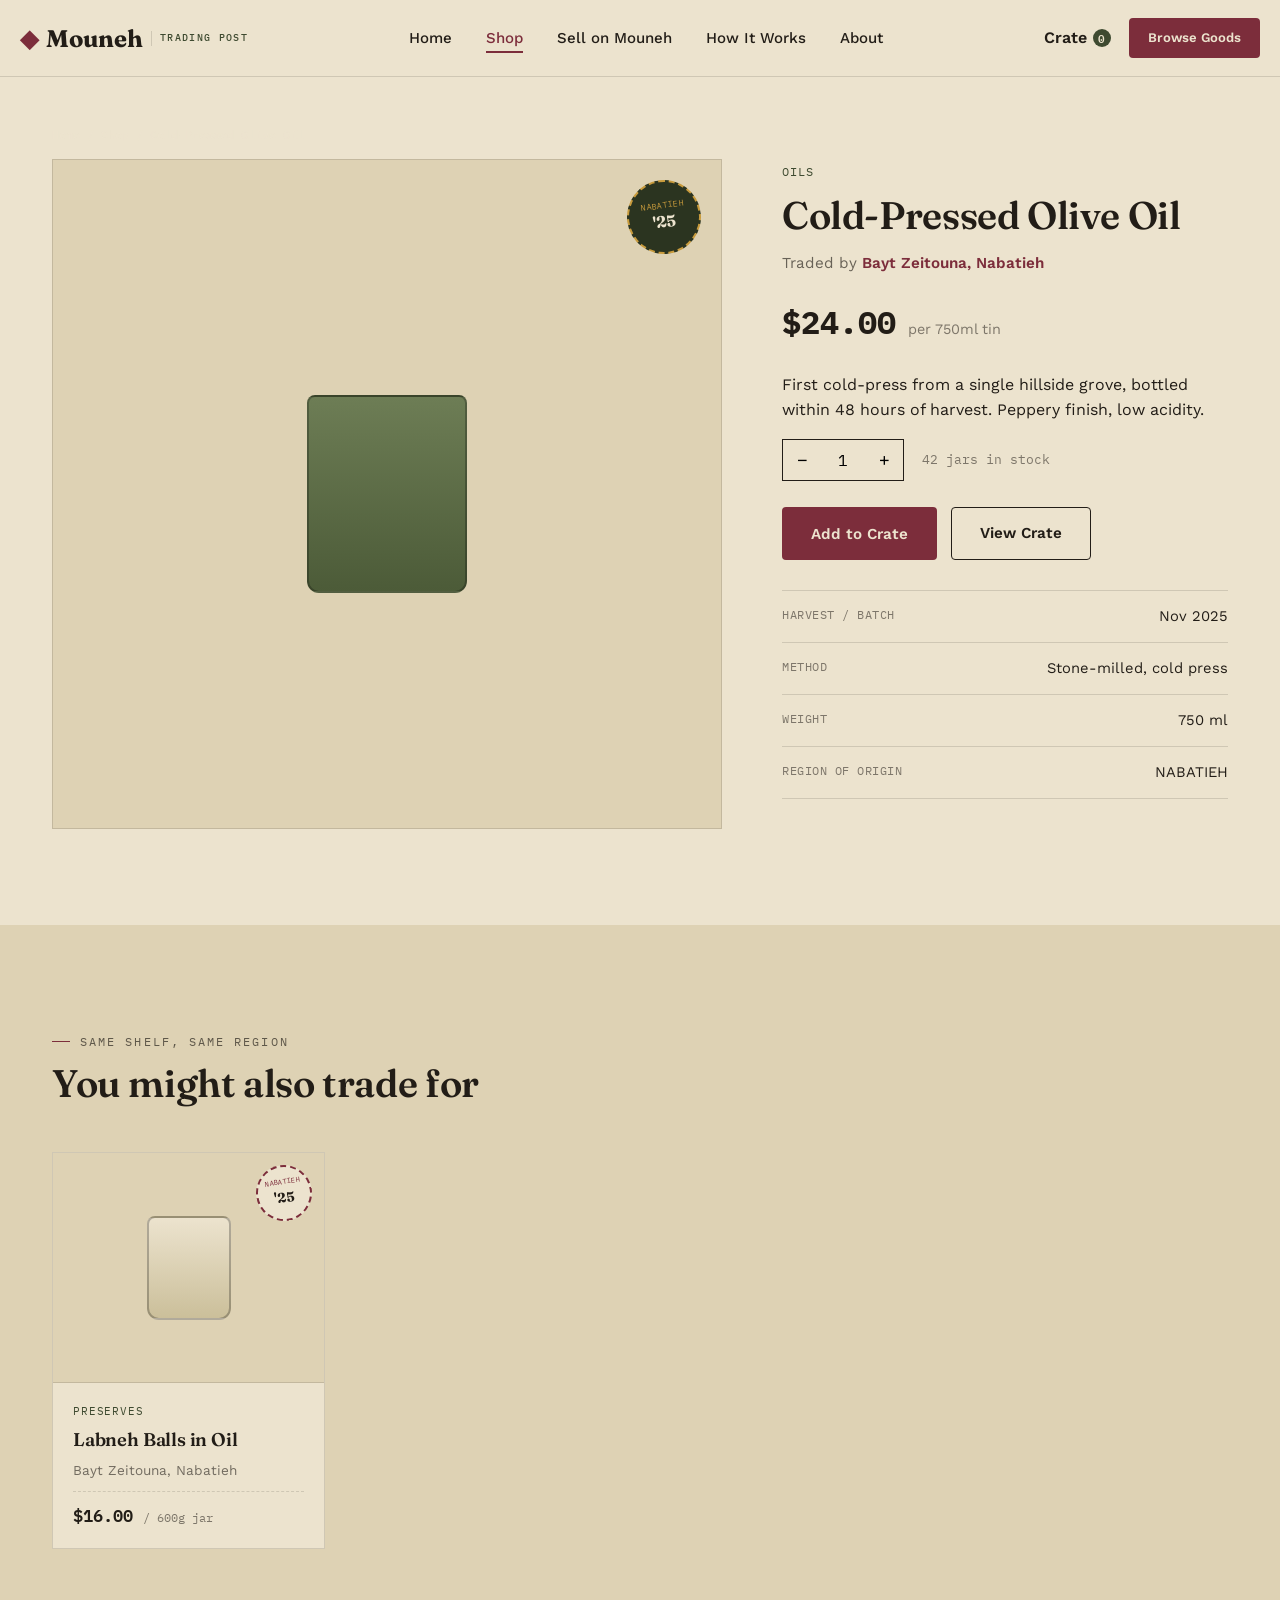
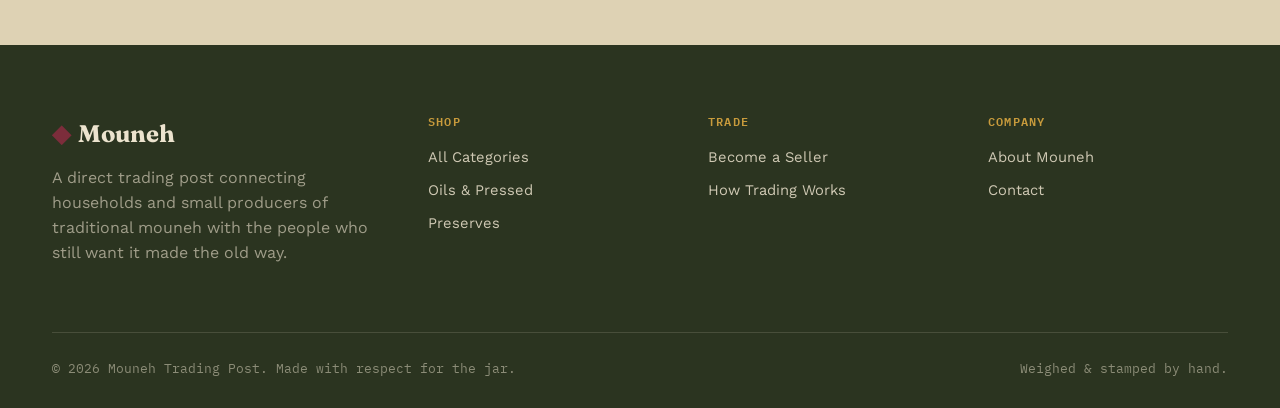
<file: mouneh/product.html>
<!DOCTYPE html>
<html lang="en">
<head>
<meta charset="UTF-8">
<meta name="viewport" content="width=device-width, initial-scale=1.0">
<title>Product &mdash; Mouneh Trading Post</title>
<link rel="preconnect" href="https://fonts.googleapis.com">
<link href="https://fonts.googleapis.com/css2?family=Fraunces:ital,wght@0,500;0,600;0,700;1,500&family=Work+Sans:wght@400;500;600&family=IBM+Plex+Mono:wght@400;500;600&display=swap" rel="stylesheet">
<link rel="stylesheet" href="css/style.css">
</head>
<body>

<header class="site-header">
  <nav class="wrap nav">
    <a href="index.html" class="brand"><span class="brand-mark">&#9670;</span> Mouneh <small>Trading Post</small></a>
    <ul class="nav-links">
      <li><a href="index.html">Home</a></li>
      <li><a href="shop.html" class="active">Shop</a></li>
      <li><a href="sell.html">Sell on Mouneh</a></li>
      <li><a href="index.html#how">How It Works</a></li>
      <li><a href="index.html#about">About</a></li>
    </ul>
    <div class="nav-actions">
      <a href="cart.html" class="cart-link">Crate <span class="cart-count">0</span></a>
      <a href="shop.html" class="btn btn-primary btn-sm">Browse Goods</a>
      <button class="nav-toggle" aria-label="Menu">&#9776;</button>
    </div>
  </nav>
</header>

<section style="padding-top:48px;">
  <div class="wrap">
    <div class="breadcrumb" id="crumb"><a href="index.html">Home</a> / <a href="shop.html">Shop</a> / <span id="crumb-name"></span></div>
    <div class="product-detail" id="detail"></div>
  </div>
</section>

<section class="section-alt">
  <div class="wrap">
    <div class="section-head">
      <div>
        <p class="eyebrow">Same shelf, same region</p>
        <h2>You might also trade for</h2>
      </div>
    </div>
    <div class="product-grid" id="related-grid"></div>
  </div>
</section>

<footer>
  <div class="wrap">
    <div class="footer-grid">
      <div class="footer-brand">
        <div class="brand" style="color:var(--parchment)"><span class="brand-mark">&#9670;</span> Mouneh</div>
        <p>A direct trading post connecting households and small producers of traditional mouneh with the people who still want it made the old way.</p>
      </div>
      <div>
        <h4>Shop</h4>
        <ul><li><a href="shop.html">All Categories</a></li><li><a href="shop.html">Oils &amp; Pressed</a></li><li><a href="shop.html">Preserves</a></li></ul>
      </div>
      <div>
        <h4>Trade</h4>
        <ul><li><a href="sell.html">Become a Seller</a></li><li><a href="index.html#how">How Trading Works</a></li></ul>
      </div>
      <div>
        <h4>Company</h4>
        <ul><li><a href="index.html#about">About Mouneh</a></li><li><a href="#">Contact</a></li></ul>
      </div>
    </div>
    <div class="footer-bottom">
      <span>&copy; 2026 Mouneh Trading Post. Made with respect for the jar.</span>
      <span>Weighed &amp; stamped by hand.</span>
    </div>
  </div>
</footer>

<script src="js/data.js"></script>
<script src="js/main.js"></script>
<script>
  const id = new URLSearchParams(location.search).get("id") || PRODUCTS[0].id;
  const p = findProduct(id) || PRODUCTS[0];
  document.title = p.name + " — Mouneh Trading Post";
  document.getElementById("crumb-name").textContent = p.name;

  document.getElementById("detail").innerHTML = `
    <div class="product-gallery">
      ${jarSwatch(p.jarType, 160)}
      <div class="stamp on-dark"><span class="region">${p.region}</span><span class="year">${p.year}</span></div>
    </div>
    <div class="product-info">
      <span class="kind">${p.kind}</span>
      <h1>${p.name}</h1>
      <p class="vendor-line">Traded by <a href="#">${p.vendor}</a></p>
      <div class="price-row">
        <span class="big">${money(p.price)}</span>
        <span class="unit">per ${p.unit}</span>
      </div>
      <p>${p.desc}</p>
      <div class="qty-row">
        <div class="qty-stepper">
          <button type="button" id="qty-minus" aria-label="Decrease quantity">&minus;</button>
          <input type="text" id="qty-input" value="1" readonly aria-label="Quantity">
          <button type="button" id="qty-plus" aria-label="Increase quantity">+</button>
        </div>
        <span style="font-family:var(--mono); font-size:0.82rem; color:rgba(34,29,23,0.55);">${p.stock} jars in stock</span>
      </div>
      <div style="display:flex; gap:14px; flex-wrap:wrap;">
        <button class="btn btn-primary" id="add-btn">Add to Crate</button>
        <a href="cart.html" class="btn btn-ghost">View Crate</a>
      </div>
      <div class="detail-list">
        <div class="row"><span>Harvest / Batch</span><span>${p.harvest}</span></div>
        <div class="row"><span>Method</span><span>${p.method}</span></div>
        <div class="row"><span>Weight</span><span>${p.weight}</span></div>
        <div class="row"><span>Region of Origin</span><span>${p.region}</span></div>
      </div>
    </div>
  `;

  let qty = 1;
  const qtyInput = document.getElementById("qty-input");
  document.getElementById("qty-minus").addEventListener("click", () => { qty = Math.max(1, qty-1); qtyInput.value = qty; });
  document.getElementById("qty-plus").addEventListener("click", () => { qty = Math.min(p.stock, qty+1); qtyInput.value = qty; });
  document.getElementById("add-btn").addEventListener("click", () => addToCart(p.id, qty));

  const related = PRODUCTS.filter(x => x.id !== p.id && (x.kind === p.kind || x.region === p.region)).slice(0,4);
  const fallback = PRODUCTS.filter(x => x.id !== p.id).slice(0,4);
  const showList = related.length ? related : fallback;
  document.getElementById("related-grid").innerHTML = showList.map(x => `
    <a href="product.html?id=${x.id}" class="card">
      <div class="card-media" style="background:var(--parchment-dim);">
        ${jarSwatch(x.jarType, 84)}
        <div class="stamp"><span class="region">${x.region}</span><span class="year">${x.year}</span></div>
      </div>
      <div class="card-body">
        <span class="kind">${x.kind}</span>
        <h3>${x.name}</h3>
        <span class="vendor">${x.vendor}</span>
        <div class="card-foot"><span class="price">${money(x.price)} <span>/ ${x.unit}</span></span></div>
      </div>
    </a>`).join("");
</script>
</body>
</html>
</file>
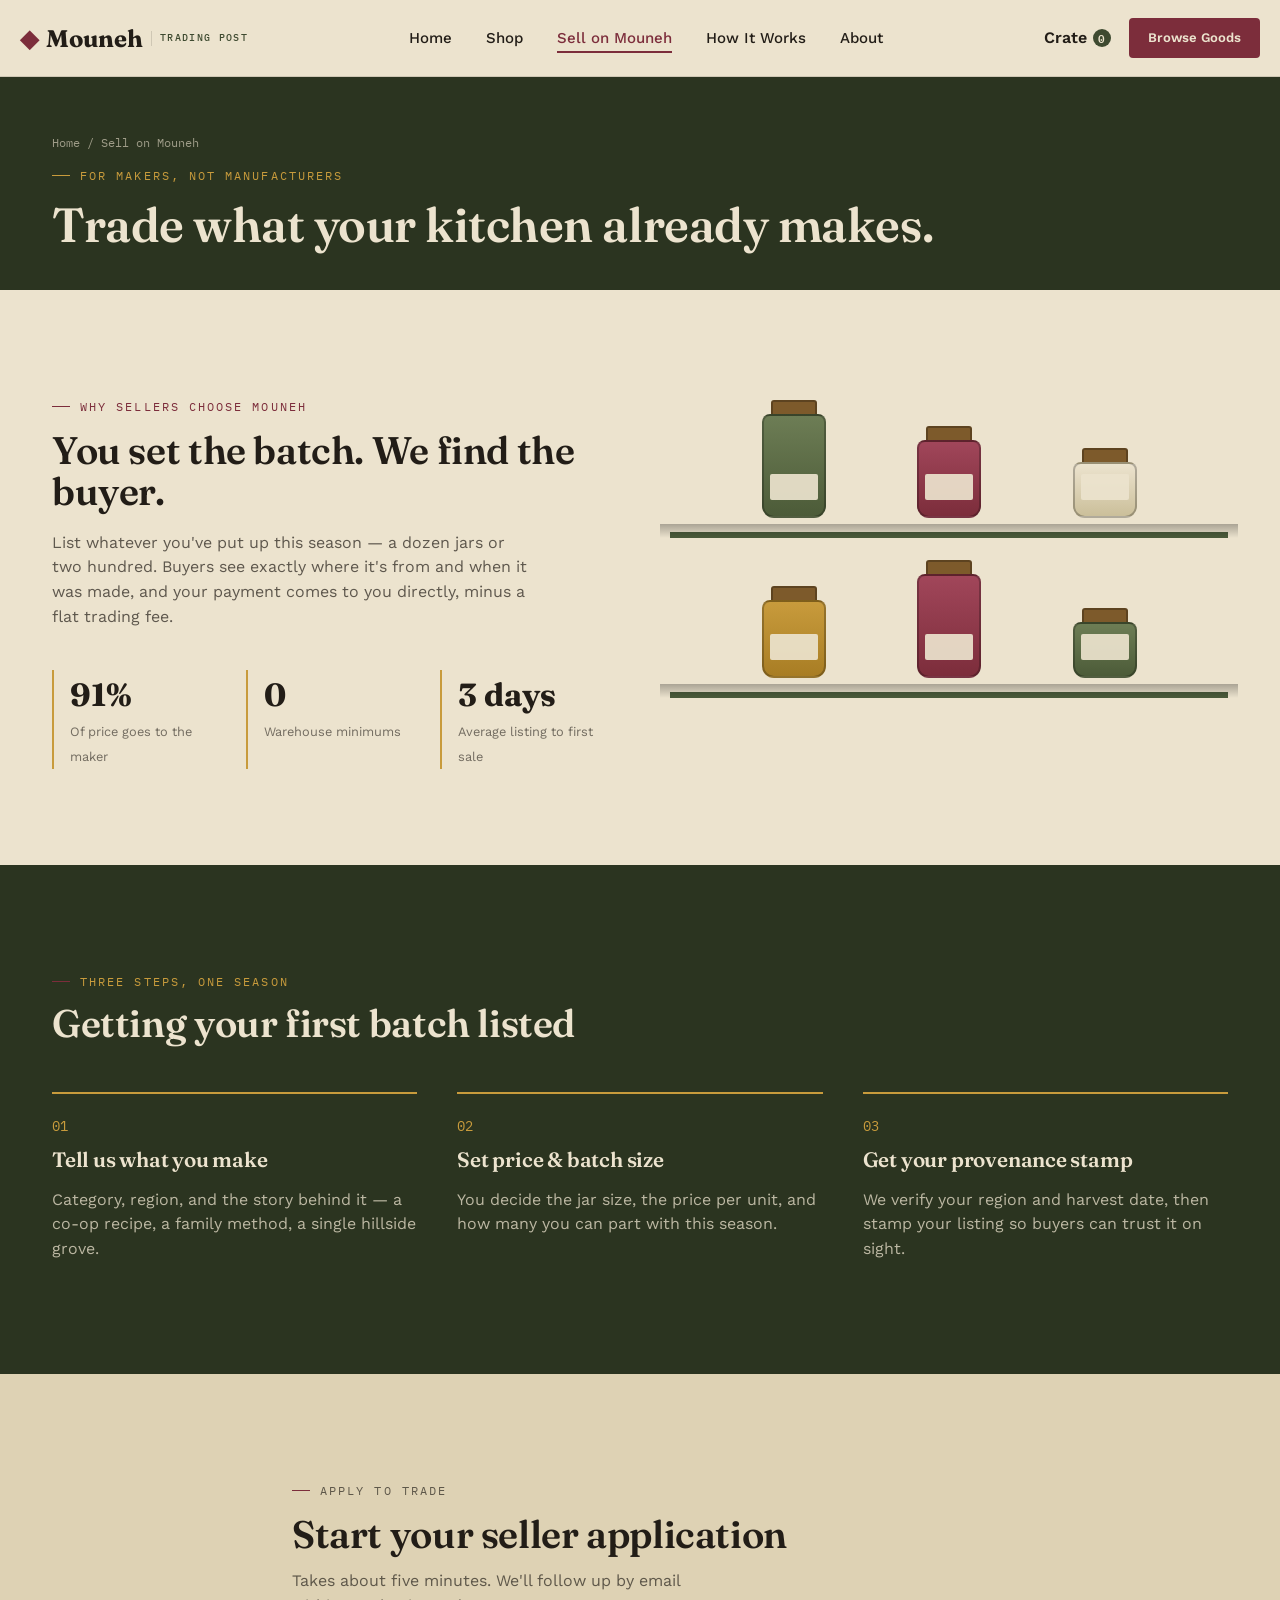
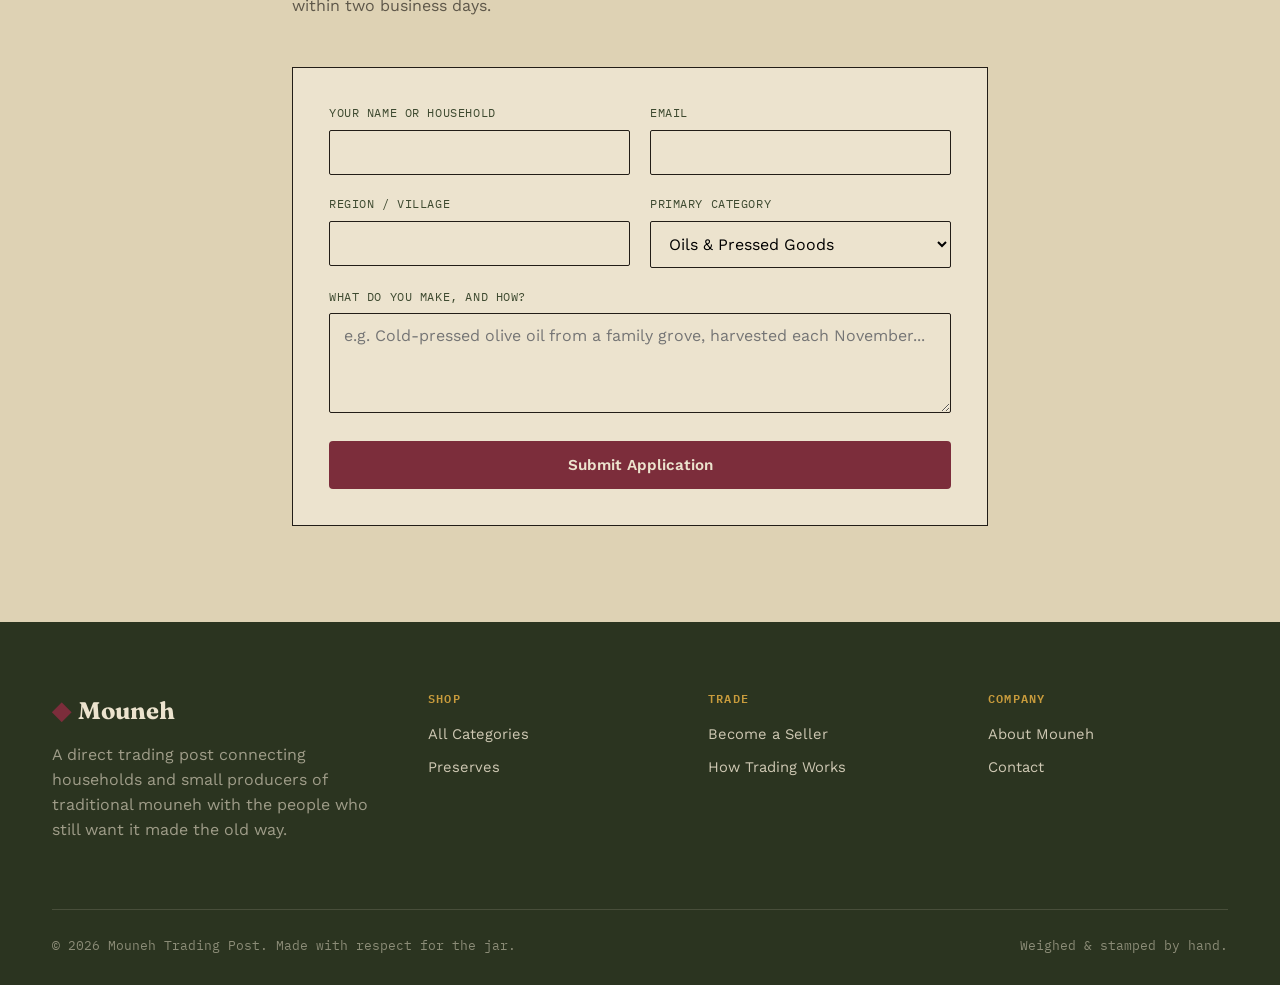
<file: mouneh/sell.html>
<!DOCTYPE html>
<html lang="en">
<head>
<meta charset="UTF-8">
<meta name="viewport" content="width=device-width, initial-scale=1.0">
<title>Sell on Mouneh &mdash; Trade Your Provisions</title>
<link rel="preconnect" href="https://fonts.googleapis.com">
<link href="https://fonts.googleapis.com/css2?family=Fraunces:ital,wght@0,500;0,600;0,700;1,500&family=Work+Sans:wght@400;500;600&family=IBM+Plex+Mono:wght@400;500;600&display=swap" rel="stylesheet">
<link rel="stylesheet" href="css/style.css">
</head>
<body>

<header class="site-header">
  <nav class="wrap nav">
    <a href="index.html" class="brand"><span class="brand-mark">&#9670;</span> Mouneh <small>Trading Post</small></a>
    <ul class="nav-links">
      <li><a href="index.html">Home</a></li>
      <li><a href="shop.html">Shop</a></li>
      <li><a href="sell.html" class="active">Sell on Mouneh</a></li>
      <li><a href="index.html#how">How It Works</a></li>
      <li><a href="index.html#about">About</a></li>
    </ul>
    <div class="nav-actions">
      <a href="cart.html" class="cart-link">Crate <span class="cart-count">0</span></a>
      <a href="shop.html" class="btn btn-primary btn-sm">Browse Goods</a>
      <button class="nav-toggle" aria-label="Menu">&#9776;</button>
    </div>
  </nav>
</header>

<div class="page-hero">
  <div class="wrap">
    <div class="breadcrumb"><a href="index.html">Home</a> / Sell on Mouneh</div>
    <p class="eyebrow">For makers, not manufacturers</p>
    <h1>Trade what your kitchen already makes.</h1>
  </div>
</div>

<section>
  <div class="wrap split">
    <div class="fade-up">
      <p class="eyebrow">Why sellers choose Mouneh</p>
      <h2 style="margin-top:14px; font-size:clamp(1.9rem,3vw,2.6rem);">You set the batch. We find the buyer.</h2>
      <p style="margin-top:18px; color:rgba(34,29,23,0.7); max-width:48ch;">List whatever you've put up this season &mdash; a dozen jars or two hundred. Buyers see exactly where it's from and when it was made, and your payment comes to you directly, minus a flat trading fee.</p>
      <div class="stat-block">
        <div><strong>91%</strong><span>Of price goes to the maker</span></div>
        <div><strong>0</strong><span>Warehouse minimums</span></div>
        <div><strong>3 days</strong><span>Average listing to first sale</span></div>
      </div>
    </div>
    <div class="fade-up" style="display:flex; justify-content:center;">
      <div class="shelf" style="height:380px; width:100%;">
        <div class="shelf-row r1">
          <div class="jar tall"><div class="jar-lid"></div><div class="jar-body olive-fill"><div class="jar-label"></div></div></div>
          <div class="jar"><div class="jar-lid"></div><div class="jar-body pomegranate"><div class="jar-label"></div></div></div>
          <div class="jar short"><div class="jar-lid"></div><div class="jar-body cream"><div class="jar-label"></div></div></div>
        </div>
        <div class="shelf-row r2">
          <div class="jar"><div class="jar-lid"></div><div class="jar-body"><div class="jar-label"></div></div></div>
          <div class="jar tall"><div class="jar-lid"></div><div class="jar-body pomegranate"><div class="jar-label"></div></div></div>
          <div class="jar short"><div class="jar-lid"></div><div class="jar-body olive-fill"><div class="jar-label"></div></div></div>
        </div>
      </div>
    </div>
  </div>
</section>

<section class="section-dark">
  <div class="wrap">
    <div class="section-head fade-up">
      <div>
        <p class="eyebrow" style="color:var(--gold)">Three steps, one season</p>
        <h2>Getting your first batch listed</h2>
      </div>
    </div>
    <div class="steps fade-up">
      <div class="step"><span class="num">01</span><h3>Tell us what you make</h3><p>Category, region, and the story behind it &mdash; a co-op recipe, a family method, a single hillside grove.</p></div>
      <div class="step"><span class="num">02</span><h3>Set price &amp; batch size</h3><p>You decide the jar size, the price per unit, and how many you can part with this season.</p></div>
      <div class="step"><span class="num">03</span><h3>Get your provenance stamp</h3><p>We verify your region and harvest date, then stamp your listing so buyers can trust it on sight.</p></div>
    </div>
  </div>
</section>

<section class="section-alt">
  <div class="wrap" style="max-width:760px;">
    <div class="section-head fade-up" style="display:block;">
      <p class="eyebrow">Apply to trade</p>
      <h2 style="margin-top:14px;">Start your seller application</h2>
      <p style="margin-top:14px;">Takes about five minutes. We'll follow up by email within two business days.</p>
    </div>
    <form class="form-box fade-up" id="seller-form">
      <div class="form-grid-2">
        <div class="form-row">
          <label for="sname">Your name or household</label>
          <input type="text" id="sname" required>
        </div>
        <div class="form-row">
          <label for="semail">Email</label>
          <input type="email" id="semail" required>
        </div>
      </div>
      <div class="form-grid-2">
        <div class="form-row">
          <label for="sregion">Region / village</label>
          <input type="text" id="sregion" required>
        </div>
        <div class="form-row">
          <label for="skind">Primary category</label>
          <select id="skind">
            <option>Oils &amp; Pressed Goods</option>
            <option>Jams &amp; Preserves</option>
            <option>Pickled Mkhalel</option>
            <option>Syrups &amp; Molasses</option>
            <option>Grains &amp; Kishk</option>
            <option>Dried Herbs &amp; Blends</option>
          </select>
        </div>
      </div>
      <div class="form-row">
        <label for="sdesc">What do you make, and how?</label>
        <textarea id="sdesc" placeholder="e.g. Cold-pressed olive oil from a family grove, harvested each November..."></textarea>
      </div>
      <button type="submit" class="btn btn-primary btn-block">Submit Application</button>
    </form>
  </div>
</section>

<footer>
  <div class="wrap">
    <div class="footer-grid">
      <div class="footer-brand">
        <div class="brand" style="color:var(--parchment)"><span class="brand-mark">&#9670;</span> Mouneh</div>
        <p>A direct trading post connecting households and small producers of traditional mouneh with the people who still want it made the old way.</p>
      </div>
      <div>
        <h4>Shop</h4>
        <ul><li><a href="shop.html">All Categories</a></li><li><a href="shop.html">Preserves</a></li></ul>
      </div>
      <div>
        <h4>Trade</h4>
        <ul><li><a href="sell.html">Become a Seller</a></li><li><a href="index.html#how">How Trading Works</a></li></ul>
      </div>
      <div>
        <h4>Company</h4>
        <ul><li><a href="index.html#about">About Mouneh</a></li><li><a href="#">Contact</a></li></ul>
      </div>
    </div>
    <div class="footer-bottom">
      <span>&copy; 2026 Mouneh Trading Post. Made with respect for the jar.</span>
      <span>Weighed &amp; stamped by hand.</span>
    </div>
  </div>
</footer>

<script src="js/data.js"></script>
<script src="js/main.js"></script>
<script>
  document.getElementById("seller-form").addEventListener("submit", (e) => {
    e.preventDefault();
    showToast("Application received — we'll be in touch by email.");
    e.target.reset();
  });
</script>
</body>
</html>
</file>
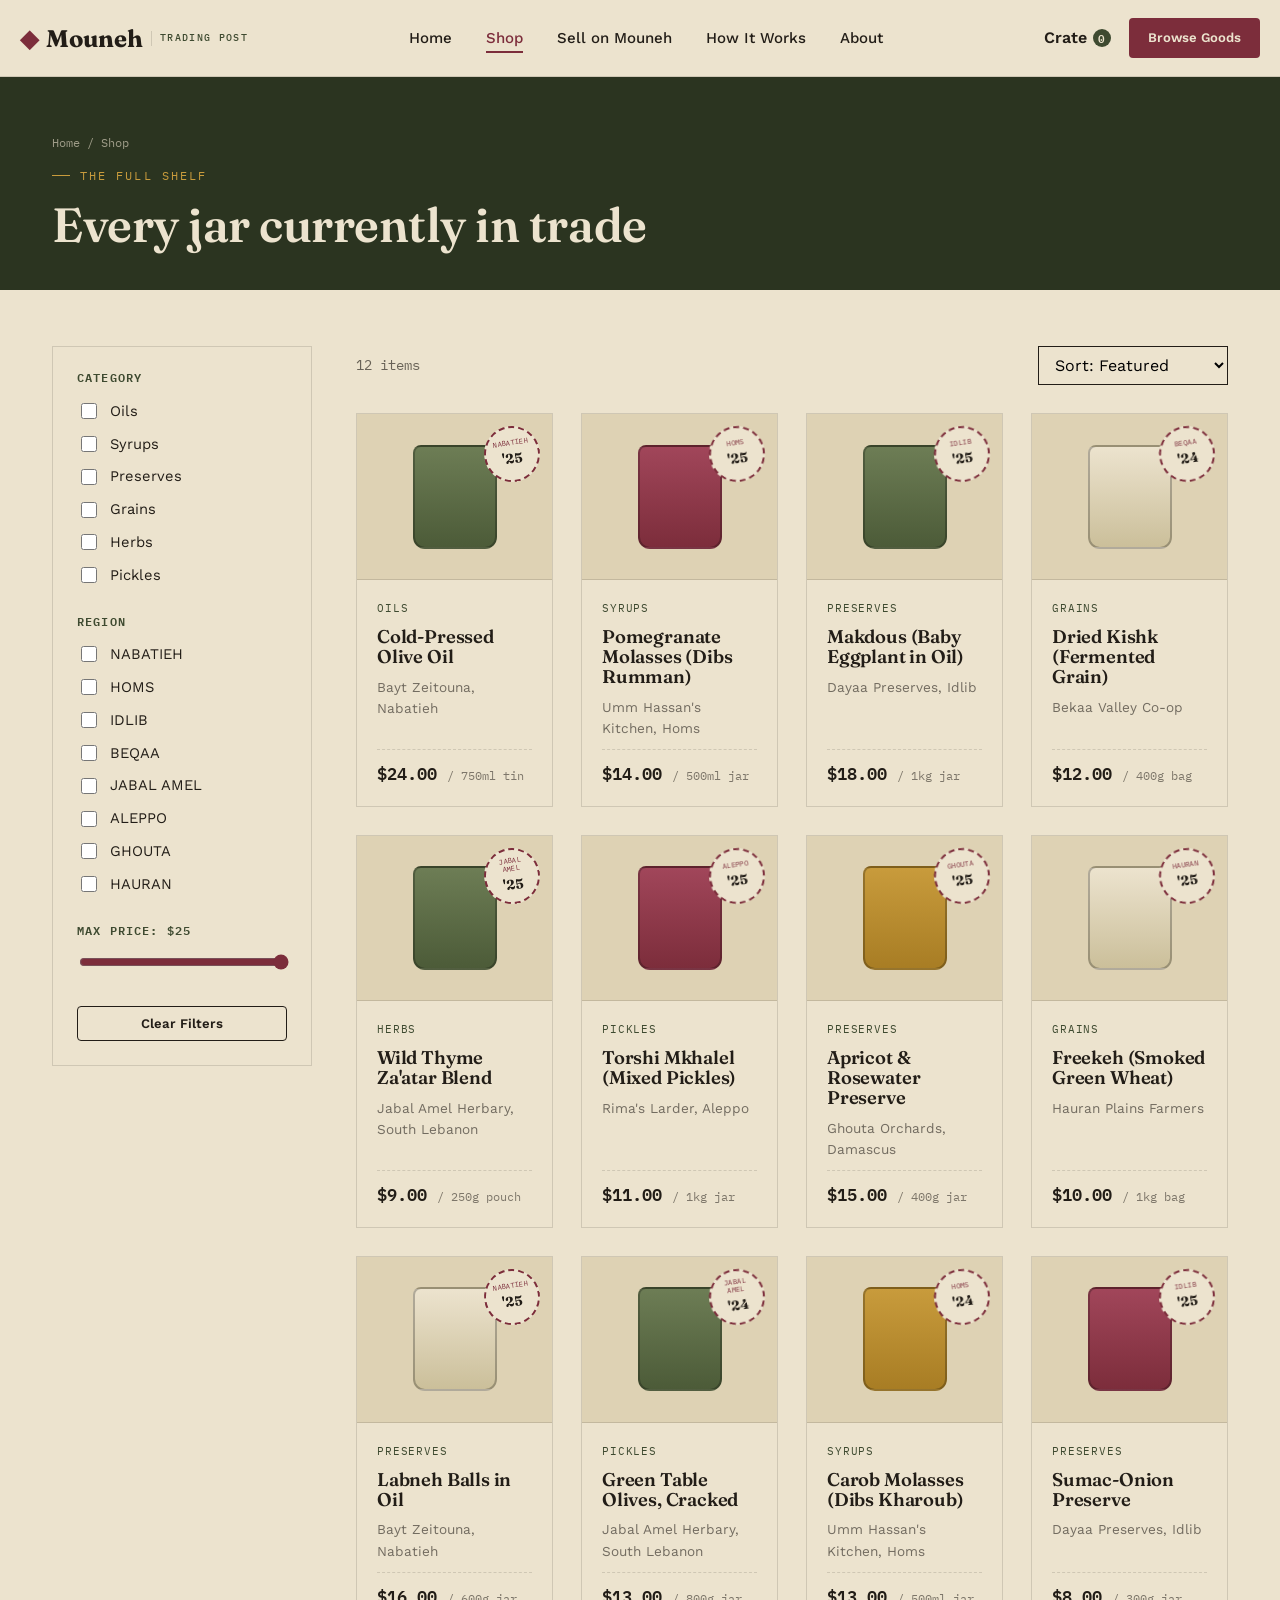
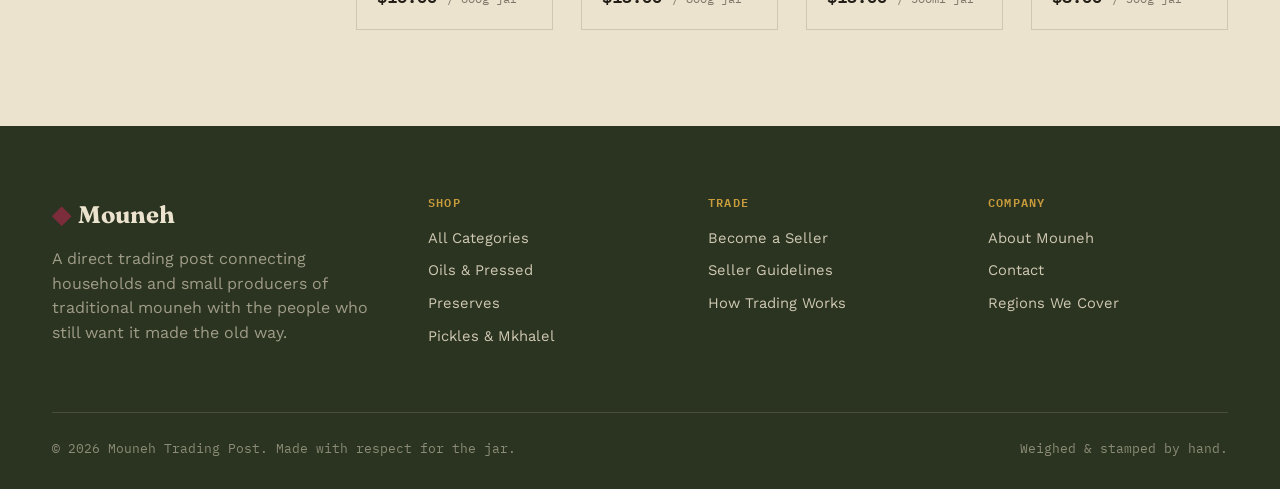
<file: mouneh/shop.html>
<!DOCTYPE html>
<html lang="en">
<head>
<meta charset="UTF-8">
<meta name="viewport" content="width=device-width, initial-scale=1.0">
<title>Shop the Shelf &mdash; Mouneh Trading Post</title>
<link rel="preconnect" href="https://fonts.googleapis.com">
<link href="https://fonts.googleapis.com/css2?family=Fraunces:ital,wght@0,500;0,600;0,700;1,500&family=Work+Sans:wght@400;500;600&family=IBM+Plex+Mono:wght@400;500;600&display=swap" rel="stylesheet">
<link rel="stylesheet" href="css/style.css">
</head>
<body>

<header class="site-header">
  <nav class="wrap nav">
    <a href="index.html" class="brand"><span class="brand-mark">&#9670;</span> Mouneh <small>Trading Post</small></a>
    <ul class="nav-links">
      <li><a href="index.html">Home</a></li>
      <li><a href="shop.html" class="active">Shop</a></li>
      <li><a href="sell.html">Sell on Mouneh</a></li>
      <li><a href="index.html#how">How It Works</a></li>
      <li><a href="index.html#about">About</a></li>
    </ul>
    <div class="nav-actions">
      <a href="cart.html" class="cart-link">Crate <span class="cart-count">0</span></a>
      <a href="shop.html" class="btn btn-primary btn-sm">Browse Goods</a>
      <button class="nav-toggle" aria-label="Menu">&#9776;</button>
    </div>
  </nav>
</header>

<div class="page-hero">
  <div class="wrap">
    <div class="breadcrumb"><a href="index.html">Home</a> / Shop</div>
    <p class="eyebrow">The full shelf</p>
    <h1>Every jar currently in trade</h1>
  </div>
</div>

<section style="padding-top:56px;">
  <div class="wrap shop-layout">
    <aside class="filter-box">
      <h4>Category</h4>
      <div class="filter-group" id="filter-kind"></div>
      <h4>Region</h4>
      <div class="filter-group" id="filter-region"></div>
      <h4>Max Price: <span id="price-label">$25</span></h4>
      <div class="filter-group">
        <input type="range" min="5" max="25" value="25" id="price-range">
      </div>
      <button class="btn btn-ghost btn-block btn-sm" id="clear-filters">Clear Filters</button>
    </aside>

    <div>
      <div class="shop-toolbar">
        <span class="result-count" id="result-count">12 items</span>
        <select id="sort-select">
          <option value="featured">Sort: Featured</option>
          <option value="price-asc">Price: Low to High</option>
          <option value="price-desc">Price: High to Low</option>
          <option value="name">Name: A&ndash;Z</option>
        </select>
      </div>
      <div class="product-grid" id="shop-grid"></div>
    </div>
  </div>
</section>

<footer>
  <div class="wrap">
    <div class="footer-grid">
      <div class="footer-brand">
        <div class="brand" style="color:var(--parchment)"><span class="brand-mark">&#9670;</span> Mouneh</div>
        <p>A direct trading post connecting households and small producers of traditional mouneh with the people who still want it made the old way.</p>
      </div>
      <div>
        <h4>Shop</h4>
        <ul>
          <li><a href="shop.html">All Categories</a></li>
          <li><a href="shop.html">Oils &amp; Pressed</a></li>
          <li><a href="shop.html">Preserves</a></li>
          <li><a href="shop.html">Pickles &amp; Mkhalel</a></li>
        </ul>
      </div>
      <div>
        <h4>Trade</h4>
        <ul>
          <li><a href="sell.html">Become a Seller</a></li>
          <li><a href="sell.html">Seller Guidelines</a></li>
          <li><a href="index.html#how">How Trading Works</a></li>
        </ul>
      </div>
      <div>
        <h4>Company</h4>
        <ul>
          <li><a href="index.html#about">About Mouneh</a></li>
          <li><a href="#">Contact</a></li>
          <li><a href="#">Regions We Cover</a></li>
        </ul>
      </div>
    </div>
    <div class="footer-bottom">
      <span>&copy; 2026 Mouneh Trading Post. Made with respect for the jar.</span>
      <span>Weighed &amp; stamped by hand.</span>
    </div>
  </div>
</footer>

<script src="js/data.js"></script>
<script src="js/main.js"></script>
<script>
  const params = new URLSearchParams(location.search);
  const state = {
    kinds: new Set(params.get("kind") ? [params.get("kind")] : []),
    regions: new Set(),
    maxPrice: 25,
    sort: "featured"
  };

  const kinds = [...new Set(PRODUCTS.map(p => p.kind))];
  const regions = [...new Set(PRODUCTS.map(p => p.region))];

  document.getElementById("filter-kind").innerHTML = kinds.map(k => `
    <label><input type="checkbox" value="${k}" data-filter="kind" ${state.kinds.has(k) ? "checked" : ""}> ${k}</label>
  `).join("");
  document.getElementById("filter-region").innerHTML = regions.map(r => `
    <label><input type="checkbox" value="${r}" data-filter="region"> ${r}</label>
  `).join("");

  document.querySelectorAll('[data-filter="kind"]').forEach(cb => cb.addEventListener("change", () => {
    cb.checked ? state.kinds.add(cb.value) : state.kinds.delete(cb.value);
    render();
  }));
  document.querySelectorAll('[data-filter="region"]').forEach(cb => cb.addEventListener("change", () => {
    cb.checked ? state.regions.add(cb.value) : state.regions.delete(cb.value);
    render();
  }));
  document.getElementById("price-range").addEventListener("input", (e) => {
    state.maxPrice = Number(e.target.value);
    document.getElementById("price-label").textContent = "$" + state.maxPrice;
    render();
  });
  document.getElementById("sort-select").addEventListener("change", (e) => {
    state.sort = e.target.value;
    render();
  });
  document.getElementById("clear-filters").addEventListener("click", () => {
    state.kinds.clear(); state.regions.clear(); state.maxPrice = 25;
    document.querySelectorAll('input[type=checkbox]').forEach(cb => cb.checked = false);
    document.getElementById("price-range").value = 25;
    document.getElementById("price-label").textContent = "$25";
    render();
  });

  function render(){
    let list = PRODUCTS.filter(p =>
      (state.kinds.size === 0 || state.kinds.has(p.kind)) &&
      (state.regions.size === 0 || state.regions.has(p.region)) &&
      p.price <= state.maxPrice
    );
    if(state.sort === "price-asc") list.sort((a,b) => a.price - b.price);
    if(state.sort === "price-desc") list.sort((a,b) => b.price - a.price);
    if(state.sort === "name") list.sort((a,b) => a.name.localeCompare(b.name));

    document.getElementById("result-count").textContent = `${list.length} item${list.length !== 1 ? "s" : ""}`;

    const grid = document.getElementById("shop-grid");
    if(list.length === 0){
      grid.innerHTML = `<p style="grid-column:1/-1; padding:40px 0; color:rgba(34,29,23,0.6);">No jars match those filters yet &mdash; try widening your search.</p>`;
      return;
    }
    grid.innerHTML = list.map(p => `
      <a href="product.html?id=${p.id}" class="card">
        <div class="card-media" style="background:var(--parchment-dim);">
          ${jarSwatch(p.jarType, 84)}
          <div class="stamp"><span class="region">${p.region}</span><span class="year">${p.year}</span></div>
        </div>
        <div class="card-body">
          <span class="kind">${p.kind}</span>
          <h3>${p.name}</h3>
          <span class="vendor">${p.vendor}</span>
          <div class="card-foot">
            <span class="price">${money(p.price)} <span>/ ${p.unit}</span></span>
          </div>
        </div>
      </a>`).join("");
  }
  render();
</script>
</body>
</html>
</file>
<file: css/style.css>
/* ==========================================================================
   MOUNEH — Trading Post for Traditional Provisions
   Design tokens: olive #3E4A30 / parchment #ECE3CE / pomegranate #7C2D3B /
   gold #C89B3C / ink #221D17
   ========================================================================== */

:root{
  --ink: #221D17;
  --parchment: #ECE3CE;
  --parchment-dim: #DED2B4;
  --olive: #3E4A30;
  --olive-deep: #2B3420;
  --pomegranate: #7C2D3B;
  --pomegranate-deep: #5E202B;
  --gold: #C89B3C;
  --gold-bright: #E0B556;
  --line: rgba(34,29,23,0.14);
  --line-light: rgba(236,227,206,0.22);

  --display: "Fraunces", Georgia, serif;
  --body: "Work Sans", -apple-system, BlinkMacSystemFont, sans-serif;
  --mono: "IBM Plex Mono", ui-monospace, monospace;

  --radius: 4px;
  --container: 1240px;
}

*,*::before,*::after{ box-sizing: border-box; }
html{ scroll-behavior: smooth; }
body{
  margin:0;
  font-family: var(--body);
  color: var(--ink);
  background: var(--parchment);
  font-size: 16px;
  line-height: 1.55;
  -webkit-font-smoothing: antialiased;
}
img{ max-width:100%; display:block; }
a{ color: inherit; text-decoration:none; }
ul{ margin:0; padding:0; list-style:none; }
button{ font-family:inherit; cursor:pointer; }
input,select,textarea{ font-family:inherit; font-size:1rem; }

.wrap{
  max-width: var(--container);
  margin: 0 auto;
  padding: 0 32px;
}

h1,h2,h3,h4{
  font-family: var(--display);
  font-weight: 600;
  line-height: 1.08;
  margin: 0;
  letter-spacing: -0.01em;
}

.eyebrow{
  font-family: var(--mono);
  font-size: 0.72rem;
  letter-spacing: 0.18em;
  text-transform: uppercase;
  color: var(--pomegranate);
  display:flex;
  align-items:center;
  gap:10px;
}
.eyebrow::before{
  content:"";
  width:18px; height:1px;
  background: var(--pomegranate);
  display:inline-block;
}

:focus-visible{
  outline: 2px solid var(--pomegranate);
  outline-offset: 3px;
}

@media (prefers-reduced-motion: reduce){
  *{ animation-duration: 0.01ms !important; animation-iteration-count: 1 !important; transition-duration: 0.01ms !important; scroll-behavior: auto !important; }
}

/* ---------------------------------- Buttons ---------------------------------- */
.btn{
  display:inline-flex;
  align-items:center;
  justify-content:center;
  gap:8px;
  padding: 14px 28px;
  border-radius: var(--radius);
  font-weight:600;
  font-size:0.95rem;
  border:1px solid transparent;
  transition: transform 0.15s ease, background 0.2s ease, color 0.2s ease, border-color .2s ease;
  white-space: nowrap;
}
.btn:active{ transform: translateY(1px); }
.btn-primary{ background: var(--pomegranate); color: var(--parchment); }
.btn-primary:hover{ background: var(--pomegranate-deep); }
.btn-ghost{ background: transparent; color: var(--ink); border-color: var(--ink); }
.btn-ghost:hover{ background: var(--ink); color: var(--parchment); }
.btn-gold{ background: var(--gold); color: var(--ink); }
.btn-gold:hover{ background: #B48A31; }
.btn-outline-light{ background: transparent; color: var(--parchment); border-color: var(--line-light); }
.btn-outline-light:hover{ background: var(--parchment); color: var(--olive-deep); }
.btn-sm{ padding: 9px 18px; font-size: 0.82rem; }
.btn-block{ width:100%; }

/* ---------------------------------- Nav ---------------------------------- */
.site-header{
  position: sticky; top:0; z-index: 100;
  background: var(--parchment);
  border-bottom: 1px solid var(--line);
}
.nav{
  display:flex; align-items:center; justify-content:space-between;
  padding: 18px 0;
  gap: 24px;
}
.brand{
  font-family: var(--display);
  font-size: 1.5rem;
  font-weight:700;
  display:flex; align-items:baseline; gap:8px;
}
.brand .brand-mark{ color: var(--pomegranate); }
.brand small{
  font-family: var(--mono);
  font-size: 0.6rem;
  letter-spacing: 0.14em;
  color: var(--olive);
  font-weight:500;
  text-transform: uppercase;
  align-self:center;
  border-left: 1px solid var(--line);
  padding-left:8px;
}
.nav-links{
  display:flex; align-items:center; gap: 34px;
  font-size: 0.94rem;
  font-weight: 500;
}
.nav-links a{
  position:relative;
  padding: 4px 0;
}
.nav-links a::after{
  content:"";
  position:absolute; left:0; right:100%; bottom:-2px; height:2px;
  background: var(--pomegranate);
  transition: right .22s ease;
}
.nav-links a:hover::after, .nav-links a.active::after{ right:0; }
.nav-links a.active{ color: var(--pomegranate); }
.nav-actions{ display:flex; align-items:center; gap:18px; }
.cart-link{ position:relative; display:flex; align-items:center; gap:6px; font-weight:600; }
.cart-count{
  background: var(--olive); color:var(--parchment);
  font-family: var(--mono); font-size:0.68rem;
  min-width:18px; height:18px; border-radius:50%;
  display:flex; align-items:center; justify-content:center;
  padding: 0 3px;
}
.nav-toggle{ display:none; }

@media (max-width: 900px){
  .nav-links{ display:none; }
  .nav-toggle{ display:block; background:none; border:none; }
}

/* ---------------------------------- Ticker ---------------------------------- */
.ticker{
  background: var(--olive-deep);
  color: var(--parchment);
  overflow:hidden;
  border-bottom: 1px solid rgba(236,227,206,0.15);
}
.ticker-track{
  display:flex;
  width: max-content;
  animation: ticker 38s linear infinite;
  padding: 10px 0;
}
.ticker-track span{
  font-family: var(--mono);
  font-size: 0.78rem;
  letter-spacing: 0.04em;
  white-space: nowrap;
  padding: 0 26px;
  display:flex; align-items:center; gap:10px;
}
.ticker-track span em{
  font-style:normal; color: var(--gold);
}
.ticker-track span::before{ content:"◆"; color: var(--pomegranate); font-size:0.6rem; }
@keyframes ticker{
  from{ transform: translateX(0); }
  to{ transform: translateX(-50%); }
}

/* ---------------------------------- Hero ---------------------------------- */
.hero{
  background: var(--olive-deep);
  color: var(--parchment);
  position: relative;
  overflow:hidden;
  padding-top: 88px;
}
.hero .wrap{
  display:grid;
  grid-template-columns: 1.1fr 0.9fr;
  gap: 40px;
  align-items:center;
  position:relative;
  z-index:2;
}
.hero-copy h1{
  font-size: clamp(2.6rem, 5vw, 4.1rem);
  color: var(--parchment);
}
.hero-copy h1 em{
  font-style:italic; color: var(--gold);
}
.hero-copy p{
  font-size: 1.15rem;
  color: rgba(236,227,206,0.82);
  max-width: 46ch;
  margin: 22px 0 32px;
}
.hero-actions{ display:flex; gap:16px; flex-wrap:wrap; margin-bottom: 34px;}
.hero-stats{
  display:flex; gap: 34px;
  padding-top: 24px;
  border-top: 1px solid rgba(236,227,206,0.18);
}
.hero-stats div{ font-family:var(--mono); }
.hero-stats strong{
  display:block; font-family: var(--display); font-size:1.7rem; color: var(--gold);
}
.hero-stats span{ font-size:0.72rem; letter-spacing:0.08em; text-transform:uppercase; opacity:0.75; }

/* Shelf illustration */
.shelf{
  position:relative;
  height: 460px;
}
.shelf-row{
  position:absolute; left:0; right:0;
  display:flex; justify-content:space-evenly; align-items:flex-end;
  padding-bottom: 14px;
  border-bottom: 6px solid #4a5a3a;
}
.shelf-row::after{
  content:"";
  position:absolute; left:-10px; right:-10px; bottom:-6px; height:14px;
  background: linear-gradient(180deg, rgba(0,0,0,0.28), transparent);
}
.shelf-row.r1{ top:0; height:150px; }
.shelf-row.r2{ top:160px; height:150px; }
.shelf-row.r3{ top:320px; height:140px; border-bottom:none; }

.jar{ position:relative; width: 64px; }
.jar-body{
  width:100%; height: 78px;
  background: linear-gradient(180deg, var(--gold), #a87d24);
  border-radius: 8px 8px 12px 12px;
  border: 2px solid rgba(0,0,0,0.25);
  position:relative;
}
.jar-body.pomegranate{ background: linear-gradient(180deg, #a1465a, var(--pomegranate)); }
.jar-body.olive-fill{ background: linear-gradient(180deg, #6d7d55, #4c5b38); }
.jar-body.cream{ background: linear-gradient(180deg, #ECE3CE, #cbbf9a); }
.jar-lid{
  width: 46px; height:14px; margin: 0 auto;
  background: #7d5a2b;
  border-radius: 3px 3px 0 0;
  border: 2px solid rgba(0,0,0,0.25);
  border-bottom:none;
}
.jar-label{
  position:absolute; left:6px; right:6px; bottom:16px; height:26px;
  background: rgba(236,227,206,0.92);
  border-radius:2px;
}
.jar.tall .jar-body{ height:104px; }
.jar.short .jar-body{ height:56px; }

.hero-bg-fade{
  position:absolute; inset:0;
  background: radial-gradient(ellipse at 75% 30%, rgba(200,155,60,0.16), transparent 60%);
  z-index:1;
}

@media (max-width: 900px){
  .hero .wrap{ grid-template-columns: 1fr; }
  .shelf{ display:none; }
}

/* ---------------------------------- Stamp (signature element) ---------------------------------- */
.stamp{
  --stamp-size: 74px;
  width: var(--stamp-size); height: var(--stamp-size);
  border-radius:50%;
  border: 2px dashed var(--pomegranate);
  display:flex; align-items:center; justify-content:center;
  flex-direction:column;
  text-align:center;
  transform: rotate(-8deg);
  background: var(--parchment);
  flex-shrink:0;
}
.stamp .region{
  font-family: var(--mono);
  font-size: 0.52rem;
  letter-spacing: 0.05em;
  text-transform: uppercase;
  color: var(--pomegranate);
  line-height:1.15;
  padding: 0 6px;
}
.stamp .year{
  font-family: var(--display);
  font-weight:700;
  font-size: 1rem;
  color: var(--ink);
}
.stamp.on-dark{ background: var(--olive-deep); border-color: var(--gold); }
.stamp.on-dark .region{ color: var(--gold); }
.stamp.on-dark .year{ color: var(--parchment); }

/* ---------------------------------- Sections ---------------------------------- */
section{ padding: 96px 0; }
.section-head{
  display:flex; justify-content:space-between; align-items:flex-end; gap: 24px;
  margin-bottom: 48px;
  flex-wrap:wrap;
}
.section-head h2{ font-size: clamp(1.9rem, 3vw, 2.6rem); margin-top:12px; }
.section-head p{ max-width:44ch; color: rgba(34,29,23,0.68); margin-top:12px; }

.section-alt{ background: var(--parchment-dim); }
.section-dark{ background: var(--olive-deep); color: var(--parchment); }
.section-dark .section-head p{ color: rgba(236,227,206,0.72); }

/* ---------------------------------- Category grid ---------------------------------- */
.cat-grid{
  display:grid;
  grid-template-columns: repeat(3, 1fr);
  gap: 2px;
  background: var(--ink);
  border: 1px solid var(--ink);
}
.cat-card{
  background: var(--parchment);
  padding: 34px 28px;
  min-height: 200px;
  display:flex; flex-direction:column; justify-content:space-between;
  transition: background .2s ease, color .2s ease;
  position:relative;
}
.cat-card:hover{ background: var(--olive); color: var(--parchment); }
.cat-card:hover .cat-count{ color: var(--gold); }
.cat-card h3{ font-size:1.3rem; }
.cat-count{
  font-family: var(--mono); font-size:0.75rem; color: var(--pomegranate);
  letter-spacing:0.04em;
}
.cat-arrow{
  align-self:flex-end;
  font-family: var(--mono);
  font-size:1.3rem;
}
@media (max-width:760px){ .cat-grid{ grid-template-columns: 1fr 1fr; } }
@media (max-width:520px){ .cat-grid{ grid-template-columns: 1fr; } }

/* ---------------------------------- Product cards ---------------------------------- */
.product-grid{
  display:grid;
  grid-template-columns: repeat(4, 1fr);
  gap: 28px;
}
@media (max-width: 1100px){ .product-grid{ grid-template-columns: repeat(3,1fr); } }
@media (max-width: 780px){ .product-grid{ grid-template-columns: repeat(2,1fr); } }
@media (max-width: 480px){ .product-grid{ grid-template-columns: 1fr; } }

.card{
  background: var(--parchment);
  border: 1px solid var(--line);
  display:flex; flex-direction:column;
  transition: box-shadow .2s ease, transform .2s ease;
}
.card:hover{ box-shadow: 0 14px 30px rgba(34,29,23,0.12); transform: translateY(-3px); }
.card-media{
  aspect-ratio: 4/3.4;
  position:relative;
  display:flex; align-items:center; justify-content:center;
  border-bottom:1px solid var(--line);
  overflow:hidden;
}
.card-media .stamp{ position:absolute; top:12px; right:12px; --stamp-size:56px; }
.card-media .stamp .region{ font-size:0.44rem; }
.card-media .stamp .year{ font-size:0.85rem; }
.card-body{ padding: 20px; display:flex; flex-direction:column; gap:10px; flex:1; }
.card-body .kind{
  font-family: var(--mono); font-size:0.68rem; letter-spacing:0.08em; text-transform:uppercase; color: var(--olive);
}
.card-body h3{ font-size:1.15rem; }
.card-body .vendor{ font-size:0.85rem; color: rgba(34,29,23,0.6); }
.card-foot{
  display:flex; align-items:center; justify-content:space-between;
  padding-top:10px; margin-top:auto;
  border-top:1px dashed var(--line);
}
.price{ font-family: var(--mono); font-weight:600; font-size:1.05rem; }
.price span{ font-size:0.72rem; color: rgba(34,29,23,0.55); font-weight:400; }

.jar-swatch{
  width:74px; height:92px; border-radius:8px 8px 12px 12px;
}

/* ---------------------------------- Steps ---------------------------------- */
.steps{
  display:grid;
  grid-template-columns: repeat(3,1fr);
  gap: 40px;
}
@media (max-width:820px){ .steps{ grid-template-columns:1fr; } }
.step{ border-top: 2px solid var(--gold); padding-top:20px; }
.step .num{ font-family: var(--mono); color: var(--gold); font-size:0.85rem; }
.step h3{ font-size:1.3rem; margin: 10px 0 12px; color: var(--parchment); }
.step p{ color: rgba(236,227,206,0.75); }

.tabs{ display:flex; gap:10px; margin-bottom: 40px; }
.tab-btn{
  background:transparent; border:1px solid var(--line-light); color: var(--parchment);
  padding: 10px 22px; border-radius: 999px; font-size:0.9rem; font-weight:600;
}
.tab-btn.active{ background: var(--gold); color: var(--ink); border-color: var(--gold); }
.tab-panel{ display:none; }
.tab-panel.active{ display:grid; }

/* ---------------------------------- Testimonials ---------------------------------- */
.quote-row{ display:grid; grid-template-columns: repeat(3,1fr); gap:28px; }
@media (max-width:900px){ .quote-row{ grid-template-columns:1fr; } }
.quote-card{
  background: var(--parchment); border:1px solid var(--line); padding: 30px;
  display:flex; flex-direction:column; gap:18px;
}
.quote-card p{ font-family: var(--display); font-size:1.15rem; font-style:italic; }
.quote-who{ display:flex; align-items:center; gap:12px; font-size:0.85rem; }
.quote-who .dot{ width:38px; height:38px; border-radius:50%; background: var(--olive); }

/* ---------------------------------- Newsletter / ledger ---------------------------------- */
.ledger{
  background: var(--ink); color: var(--parchment);
  padding: 60px 0;
}
.ledger .wrap{ display:flex; justify-content:space-between; align-items:center; gap:30px; flex-wrap:wrap; }
.ledger h3{ font-size:1.8rem; max-width:24ch; }
.ledger-form{ display:flex; gap:0; border-bottom: 1px solid rgba(236,227,206,0.4); min-width:340px; }
.ledger-form input{
  background:transparent; border:none; color:var(--parchment);
  padding: 10px 6px; flex:1; font-size:1rem;
}
.ledger-form input::placeholder{ color: rgba(236,227,206,0.5); }
.ledger-form button{ background:none; border:none; color: var(--gold); font-weight:700; letter-spacing:0.04em; }

/* ---------------------------------- Footer ---------------------------------- */
footer{ background: var(--olive-deep); color: rgba(236,227,206,0.85); padding: 70px 0 30px; }
.footer-grid{ display:grid; grid-template-columns: 1.4fr 1fr 1fr 1fr; gap: 40px; margin-bottom:50px; }
@media (max-width:820px){ .footer-grid{ grid-template-columns: 1fr 1fr; } }
.footer-grid h4{ color: var(--gold); font-family: var(--mono); font-size:0.75rem; letter-spacing:0.1em; text-transform:uppercase; margin-bottom:18px; font-weight:600; }
.footer-grid li{ margin-bottom:10px; font-size:0.92rem; }
.footer-grid a:hover{ color: var(--parchment); }
.footer-brand p{ max-width: 32ch; color: rgba(236,227,206,0.6); margin-top:14px; }
.footer-bottom{
  display:flex; justify-content:space-between; align-items:center; flex-wrap:wrap; gap:12px;
  padding-top: 26px; border-top: 1px solid rgba(236,227,206,0.15);
  font-size: 0.8rem; font-family: var(--mono); color: rgba(236,227,206,0.5);
}

/* ---------------------------------- Page hero (inner pages) ---------------------------------- */
.page-hero{
  background: var(--olive-deep); color: var(--parchment);
  padding: 56px 0 40px;
}
.page-hero .eyebrow{ color: var(--gold); }
.page-hero .eyebrow::before{ background: var(--gold); }
.page-hero h1{ color: var(--parchment); font-size: clamp(2.1rem, 4vw, 3rem); margin-top:14px; }
.breadcrumb{ font-family: var(--mono); font-size: 0.78rem; color: rgba(236,227,206,0.6); margin-bottom: 14px; }
.breadcrumb a:hover{ color: var(--gold); }

/* ---------------------------------- Shop layout ---------------------------------- */
.shop-layout{ display:grid; grid-template-columns: 260px 1fr; gap: 44px; align-items:start; }
@media (max-width: 860px){ .shop-layout{ grid-template-columns: 1fr; } }
.filter-box{ border:1px solid var(--line); padding: 24px; background: var(--parchment); position:sticky; top:100px; }
.filter-box h4{ font-family: var(--mono); font-size:0.72rem; letter-spacing:0.1em; text-transform:uppercase; margin-bottom:16px; color: var(--olive); }
.filter-group{ margin-bottom: 28px; }
.filter-group label{ display:flex; align-items:center; gap:10px; font-size:0.92rem; margin-bottom:10px; cursor:pointer; }
.filter-group input[type=checkbox]{ accent-color: var(--pomegranate); width:16px; height:16px; }
.filter-group input[type=range]{ width:100%; accent-color: var(--pomegranate); }
.shop-toolbar{ display:flex; justify-content:space-between; align-items:center; margin-bottom: 28px; flex-wrap:wrap; gap:14px; }
.shop-toolbar select{ border:1px solid var(--ink); background:var(--parchment); padding:8px 12px; }
.result-count{ font-family: var(--mono); font-size:0.85rem; color: rgba(34,29,23,0.65); }

/* ---------------------------------- Product detail ---------------------------------- */
.product-detail{ display:grid; grid-template-columns: 1fr 1fr; gap:60px; }
@media (max-width:860px){ .product-detail{ grid-template-columns:1fr; } }
.product-gallery{
  aspect-ratio:1/1; background: var(--parchment-dim); border:1px solid var(--line);
  display:flex; align-items:center; justify-content:center; position:relative;
}
.product-gallery .stamp{ position:absolute; top:20px; right:20px; }
.product-info .kind{ font-family:var(--mono); font-size:0.75rem; letter-spacing:0.08em; text-transform:uppercase; color:var(--olive); }
.product-info h1{ font-size: clamp(1.8rem,3vw,2.6rem); margin: 12px 0 8px; }
.product-info .vendor-line{ font-size:0.95rem; color: rgba(34,29,23,0.65); margin-bottom:22px; }
.product-info .vendor-line a{ color: var(--pomegranate); font-weight:600; }
.price-row{ display:flex; align-items:baseline; gap:12px; margin-bottom: 26px; }
.price-row .big{ font-family:var(--mono); font-size:2rem; font-weight:700; }
.price-row .unit{ color: rgba(34,29,23,0.55); font-size:0.9rem; }
.qty-row{ display:flex; align-items:center; gap:18px; margin-bottom: 26px; }
.qty-stepper{ display:flex; align-items:center; border:1px solid var(--ink); }
.qty-stepper button{ background:none; border:none; width:38px; height:40px; font-size:1.1rem; }
.qty-stepper input{ width:44px; text-align:center; border:none; background:none; font-family:var(--mono); }
.detail-list{ margin: 30px 0; border-top:1px solid var(--line); }
.detail-list .row{ display:flex; justify-content:space-between; padding:14px 0; border-bottom:1px solid var(--line); font-size:0.92rem; }
.detail-list .row span:first-child{ color: rgba(34,29,23,0.55); font-family:var(--mono); font-size:0.78rem; text-transform:uppercase; letter-spacing:0.04em;}

/* ---------------------------------- Cart ---------------------------------- */
.cart-table{ width:100%; border-collapse:collapse; }
.cart-table th{ text-align:left; font-family:var(--mono); font-size:0.72rem; text-transform:uppercase; letter-spacing:0.06em; color:rgba(34,29,23,0.55); padding-bottom:14px; border-bottom:1px solid var(--ink); }
.cart-table td{ padding: 20px 0; border-bottom:1px solid var(--line); vertical-align:middle; }
.cart-item{ display:flex; align-items:center; gap:16px; }
.cart-item .jar-swatch{ width:52px; height:64px; flex-shrink:0; }
.cart-item h4{ font-size:1rem; }
.cart-item p{ font-size:0.82rem; color:rgba(34,29,23,0.55); }
.remove-btn{ font-family:var(--mono); font-size:0.75rem; color:var(--pomegranate); background:none; border:none; text-decoration:underline; }
.cart-summary{ border:1px solid var(--ink); padding:28px; background: var(--parchment); }
.summary-row{ display:flex; justify-content:space-between; padding: 10px 0; font-size:0.95rem; }
.summary-row.total{ border-top:1px solid var(--ink); margin-top:10px; padding-top:18px; font-weight:700; font-size:1.15rem; font-family:var(--mono); }
.empty-cart{ text-align:center; padding: 80px 0; }
.empty-cart .stamp{ margin: 0 auto 24px; }

/* ---------------------------------- Sell page ---------------------------------- */
.split{ display:grid; grid-template-columns: 1fr 1fr; gap: 60px; align-items:center; }
@media (max-width:860px){ .split{ grid-template-columns:1fr; } }
.stat-block{ display:grid; grid-template-columns: repeat(3,1fr); gap: 24px; margin-top: 40px; }
.stat-block div{ border-left:2px solid var(--gold); padding-left:16px; }
.stat-block strong{ display:block; font-family:var(--display); font-size:2rem; }
.stat-block span{ font-size:0.8rem; color: rgba(34,29,23,0.6); }

.form-box{ border:1px solid var(--ink); padding:36px; background:var(--parchment); }
.form-row{ margin-bottom:20px; }
.form-row label{ display:block; font-family:var(--mono); font-size:0.72rem; text-transform:uppercase; letter-spacing:0.05em; margin-bottom:8px; color: var(--olive); }
.form-row input, .form-row select, .form-row textarea{
  width:100%; padding: 12px 14px; border:1px solid var(--ink); background: var(--parchment); border-radius: 2px;
}
.form-row textarea{ resize:vertical; min-height:100px; }
.form-grid-2{ display:grid; grid-template-columns:1fr 1fr; gap:20px; }
@media (max-width:520px){ .form-grid-2{ grid-template-columns:1fr; } }

.toast{
  position:fixed; bottom:26px; right:26px; background: var(--ink); color: var(--parchment);
  padding: 16px 22px; border-radius:4px; font-size:0.9rem; display:flex; align-items:center; gap:12px;
  transform: translateY(20px); opacity:0; pointer-events:none; transition: all .25s ease;
  z-index: 999; border-left: 3px solid var(--gold);
}
.toast.show{ transform:translateY(0); opacity:1; }

.fade-up{ opacity:0; transform: translateY(24px); transition: opacity .6s ease, transform .6s ease; }
.fade-up.in{ opacity:1; transform:none; }
</file>
<file: mouneh/css/style.css>
/* ==========================================================================
   MOUNEH — Trading Post for Traditional Provisions
   Design tokens: olive #3E4A30 / parchment #ECE3CE / pomegranate #7C2D3B /
   gold #C89B3C / ink #221D17
   ========================================================================== */

:root{
  --ink: #221D17;
  --parchment: #ECE3CE;
  --parchment-dim: #DED2B4;
  --olive: #3E4A30;
  --olive-deep: #2B3420;
  --pomegranate: #7C2D3B;
  --pomegranate-deep: #5E202B;
  --gold: #C89B3C;
  --gold-bright: #E0B556;
  --line: rgba(34,29,23,0.14);
  --line-light: rgba(236,227,206,0.22);

  --display: "Fraunces", Georgia, serif;
  --body: "Work Sans", -apple-system, BlinkMacSystemFont, sans-serif;
  --mono: "IBM Plex Mono", ui-monospace, monospace;

  --radius: 4px;
  --container: 1240px;
}

*,*::before,*::after{ box-sizing: border-box; }
html{ scroll-behavior: smooth; }
body{
  margin:0;
  font-family: var(--body);
  color: var(--ink);
  background: var(--parchment);
  font-size: 16px;
  line-height: 1.55;
  -webkit-font-smoothing: antialiased;
}
img{ max-width:100%; display:block; }
a{ color: inherit; text-decoration:none; }
ul{ margin:0; padding:0; list-style:none; }
button{ font-family:inherit; cursor:pointer; }
input,select,textarea{ font-family:inherit; font-size:1rem; }

.wrap{
  max-width: var(--container);
  margin: 0 auto;
  padding: 0 32px;
}

h1,h2,h3,h4{
  font-family: var(--display);
  font-weight: 600;
  line-height: 1.08;
  margin: 0;
  letter-spacing: -0.01em;
}

.eyebrow{
  font-family: var(--mono);
  font-size: 0.72rem;
  letter-spacing: 0.18em;
  text-transform: uppercase;
  color: var(--pomegranate);
  display:flex;
  align-items:center;
  gap:10px;
}
.eyebrow::before{
  content:"";
  width:18px; height:1px;
  background: var(--pomegranate);
  display:inline-block;
}

:focus-visible{
  outline: 2px solid var(--pomegranate);
  outline-offset: 3px;
}

@media (prefers-reduced-motion: reduce){
  *{ animation-duration: 0.01ms !important; animation-iteration-count: 1 !important; transition-duration: 0.01ms !important; scroll-behavior: auto !important; }
}

/* ---------------------------------- Buttons ---------------------------------- */
.btn{
  display:inline-flex;
  align-items:center;
  justify-content:center;
  gap:8px;
  padding: 14px 28px;
  border-radius: var(--radius);
  font-weight:600;
  font-size:0.95rem;
  border:1px solid transparent;
  transition: transform 0.15s ease, background 0.2s ease, color 0.2s ease, border-color .2s ease;
  white-space: nowrap;
}
.btn:active{ transform: translateY(1px); }
.btn-primary{ background: var(--pomegranate); color: var(--parchment); }
.btn-primary:hover{ background: var(--pomegranate-deep); }
.btn-ghost{ background: transparent; color: var(--ink); border-color: var(--ink); }
.btn-ghost:hover{ background: var(--ink); color: var(--parchment); }
.btn-gold{ background: var(--gold); color: var(--ink); }
.btn-gold:hover{ background: #B48A31; }
.btn-outline-light{ background: transparent; color: var(--parchment); border-color: var(--line-light); }
.btn-outline-light:hover{ background: var(--parchment); color: var(--olive-deep); }
.btn-sm{ padding: 9px 18px; font-size: 0.82rem; }
.btn-block{ width:100%; }

/* ---------------------------------- Nav ---------------------------------- */
.site-header{
  position: sticky; top:0; z-index: 100;
  background: var(--parchment);
  border-bottom: 1px solid var(--line);
}
.nav{
  display:flex; align-items:center; justify-content:space-between;
  padding: 18px 0;
  gap: 24px;
}
.brand{
  font-family: var(--display);
  font-size: 1.5rem;
  font-weight:700;
  display:flex; align-items:baseline; gap:8px;
}
.brand .brand-mark{ color: var(--pomegranate); }
.brand small{
  font-family: var(--mono);
  font-size: 0.6rem;
  letter-spacing: 0.14em;
  color: var(--olive);
  font-weight:500;
  text-transform: uppercase;
  align-self:center;
  border-left: 1px solid var(--line);
  padding-left:8px;
}
.nav-links{
  display:flex; align-items:center; gap: 34px;
  font-size: 0.94rem;
  font-weight: 500;
}
.nav-links a{
  position:relative;
  padding: 4px 0;
}
.nav-links a::after{
  content:"";
  position:absolute; left:0; right:100%; bottom:-2px; height:2px;
  background: var(--pomegranate);
  transition: right .22s ease;
}
.nav-links a:hover::after, .nav-links a.active::after{ right:0; }
.nav-links a.active{ color: var(--pomegranate); }
.nav-actions{ display:flex; align-items:center; gap:18px; }
.cart-link{ position:relative; display:flex; align-items:center; gap:6px; font-weight:600; }
.cart-count{
  background: var(--olive); color:var(--parchment);
  font-family: var(--mono); font-size:0.68rem;
  min-width:18px; height:18px; border-radius:50%;
  display:flex; align-items:center; justify-content:center;
  padding: 0 3px;
}
.nav-toggle{ display:none; }

@media (max-width: 900px){
  .nav-links{ display:none; }
  .nav-toggle{ display:block; background:none; border:none; }
}

/* ---------------------------------- Ticker ---------------------------------- */
.ticker{
  background: var(--olive-deep);
  color: var(--parchment);
  overflow:hidden;
  border-bottom: 1px solid rgba(236,227,206,0.15);
}
.ticker-track{
  display:flex;
  width: max-content;
  animation: ticker 38s linear infinite;
  padding: 10px 0;
}
.ticker-track span{
  font-family: var(--mono);
  font-size: 0.78rem;
  letter-spacing: 0.04em;
  white-space: nowrap;
  padding: 0 26px;
  display:flex; align-items:center; gap:10px;
}
.ticker-track span em{
  font-style:normal; color: var(--gold);
}
.ticker-track span::before{ content:"◆"; color: var(--pomegranate); font-size:0.6rem; }
@keyframes ticker{
  from{ transform: translateX(0); }
  to{ transform: translateX(-50%); }
}

/* ---------------------------------- Hero ---------------------------------- */
.hero{
  background: var(--olive-deep);
  color: var(--parchment);
  position: relative;
  overflow:hidden;
  padding-top: 88px;
}
.hero .wrap{
  display:grid;
  grid-template-columns: 1.1fr 0.9fr;
  gap: 40px;
  align-items:center;
  position:relative;
  z-index:2;
}
.hero-copy h1{
  font-size: clamp(2.6rem, 5vw, 4.1rem);
  color: var(--parchment);
}
.hero-copy h1 em{
  font-style:italic; color: var(--gold);
}
.hero-copy p{
  font-size: 1.15rem;
  color: rgba(236,227,206,0.82);
  max-width: 46ch;
  margin: 22px 0 32px;
}
.hero-actions{ display:flex; gap:16px; flex-wrap:wrap; margin-bottom: 34px;}
.hero-stats{
  display:flex; gap: 34px;
  padding-top: 24px;
  border-top: 1px solid rgba(236,227,206,0.18);
}
.hero-stats div{ font-family:var(--mono); }
.hero-stats strong{
  display:block; font-family: var(--display); font-size:1.7rem; color: var(--gold);
}
.hero-stats span{ font-size:0.72rem; letter-spacing:0.08em; text-transform:uppercase; opacity:0.75; }

/* Shelf illustration */
.shelf{
  position:relative;
  height: 460px;
}
.shelf-row{
  position:absolute; left:0; right:0;
  display:flex; justify-content:space-evenly; align-items:flex-end;
  padding-bottom: 14px;
  border-bottom: 6px solid #4a5a3a;
}
.shelf-row::after{
  content:"";
  position:absolute; left:-10px; right:-10px; bottom:-6px; height:14px;
  background: linear-gradient(180deg, rgba(0,0,0,0.28), transparent);
}
.shelf-row.r1{ top:0; height:150px; }
.shelf-row.r2{ top:160px; height:150px; }
.shelf-row.r3{ top:320px; height:140px; border-bottom:none; }

.jar{ position:relative; width: 64px; }
.jar-body{
  width:100%; height: 78px;
  background: linear-gradient(180deg, var(--gold), #a87d24);
  border-radius: 8px 8px 12px 12px;
  border: 2px solid rgba(0,0,0,0.25);
  position:relative;
}
.jar-body.pomegranate{ background: linear-gradient(180deg, #a1465a, var(--pomegranate)); }
.jar-body.olive-fill{ background: linear-gradient(180deg, #6d7d55, #4c5b38); }
.jar-body.cream{ background: linear-gradient(180deg, #ECE3CE, #cbbf9a); }
.jar-lid{
  width: 46px; height:14px; margin: 0 auto;
  background: #7d5a2b;
  border-radius: 3px 3px 0 0;
  border: 2px solid rgba(0,0,0,0.25);
  border-bottom:none;
}
.jar-label{
  position:absolute; left:6px; right:6px; bottom:16px; height:26px;
  background: rgba(236,227,206,0.92);
  border-radius:2px;
}
.jar.tall .jar-body{ height:104px; }
.jar.short .jar-body{ height:56px; }

.hero-bg-fade{
  position:absolute; inset:0;
  background: radial-gradient(ellipse at 75% 30%, rgba(200,155,60,0.16), transparent 60%);
  z-index:1;
}

@media (max-width: 900px){
  .hero .wrap{ grid-template-columns: 1fr; }
  .shelf{ display:none; }
}

/* ---------------------------------- Stamp (signature element) ---------------------------------- */
.stamp{
  --stamp-size: 74px;
  width: var(--stamp-size); height: var(--stamp-size);
  border-radius:50%;
  border: 2px dashed var(--pomegranate);
  display:flex; align-items:center; justify-content:center;
  flex-direction:column;
  text-align:center;
  transform: rotate(-8deg);
  background: var(--parchment);
  flex-shrink:0;
}
.stamp .region{
  font-family: var(--mono);
  font-size: 0.52rem;
  letter-spacing: 0.05em;
  text-transform: uppercase;
  color: var(--pomegranate);
  line-height:1.15;
  padding: 0 6px;
}
.stamp .year{
  font-family: var(--display);
  font-weight:700;
  font-size: 1rem;
  color: var(--ink);
}
.stamp.on-dark{ background: var(--olive-deep); border-color: var(--gold); }
.stamp.on-dark .region{ color: var(--gold); }
.stamp.on-dark .year{ color: var(--parchment); }

/* ---------------------------------- Sections ---------------------------------- */
section{ padding: 96px 0; }
.section-head{
  display:flex; justify-content:space-between; align-items:flex-end; gap: 24px;
  margin-bottom: 48px;
  flex-wrap:wrap;
}
.section-head h2{ font-size: clamp(1.9rem, 3vw, 2.6rem); margin-top:12px; }
.section-head p{ max-width:44ch; color: rgba(34,29,23,0.68); margin-top:12px; }

.section-alt{ background: var(--parchment-dim); }
.section-dark{ background: var(--olive-deep); color: var(--parchment); }
.section-dark .section-head p{ color: rgba(236,227,206,0.72); }

/* ---------------------------------- Category grid ---------------------------------- */
.cat-grid{
  display:grid;
  grid-template-columns: repeat(3, 1fr);
  gap: 2px;
  background: var(--ink);
  border: 1px solid var(--ink);
}
.cat-card{
  background: var(--parchment);
  padding: 34px 28px;
  min-height: 200px;
  display:flex; flex-direction:column; justify-content:space-between;
  transition: background .2s ease, color .2s ease;
  position:relative;
}
.cat-card:hover{ background: var(--olive); color: var(--parchment); }
.cat-card:hover .cat-count{ color: var(--gold); }
.cat-card h3{ font-size:1.3rem; }
.cat-count{
  font-family: var(--mono); font-size:0.75rem; color: var(--pomegranate);
  letter-spacing:0.04em;
}
.cat-arrow{
  align-self:flex-end;
  font-family: var(--mono);
  font-size:1.3rem;
}
@media (max-width:760px){ .cat-grid{ grid-template-columns: 1fr 1fr; } }
@media (max-width:520px){ .cat-grid{ grid-template-columns: 1fr; } }

/* ---------------------------------- Product cards ---------------------------------- */
.product-grid{
  display:grid;
  grid-template-columns: repeat(4, 1fr);
  gap: 28px;
}
@media (max-width: 1100px){ .product-grid{ grid-template-columns: repeat(3,1fr); } }
@media (max-width: 780px){ .product-grid{ grid-template-columns: repeat(2,1fr); } }
@media (max-width: 480px){ .product-grid{ grid-template-columns: 1fr; } }

.card{
  background: var(--parchment);
  border: 1px solid var(--line);
  display:flex; flex-direction:column;
  transition: box-shadow .2s ease, transform .2s ease;
}
.card:hover{ box-shadow: 0 14px 30px rgba(34,29,23,0.12); transform: translateY(-3px); }
.card-media{
  aspect-ratio: 4/3.4;
  position:relative;
  display:flex; align-items:center; justify-content:center;
  border-bottom:1px solid var(--line);
  overflow:hidden;
}
.card-media .stamp{ position:absolute; top:12px; right:12px; --stamp-size:56px; }
.card-media .stamp .region{ font-size:0.44rem; }
.card-media .stamp .year{ font-size:0.85rem; }
.card-body{ padding: 20px; display:flex; flex-direction:column; gap:10px; flex:1; }
.card-body .kind{
  font-family: var(--mono); font-size:0.68rem; letter-spacing:0.08em; text-transform:uppercase; color: var(--olive);
}
.card-body h3{ font-size:1.15rem; }
.card-body .vendor{ font-size:0.85rem; color: rgba(34,29,23,0.6); }
.card-foot{
  display:flex; align-items:center; justify-content:space-between;
  padding-top:10px; margin-top:auto;
  border-top:1px dashed var(--line);
}
.price{ font-family: var(--mono); font-weight:600; font-size:1.05rem; }
.price span{ font-size:0.72rem; color: rgba(34,29,23,0.55); font-weight:400; }

.jar-swatch{
  width:74px; height:92px; border-radius:8px 8px 12px 12px;
}

/* ---------------------------------- Steps ---------------------------------- */
.steps{
  display:grid;
  grid-template-columns: repeat(3,1fr);
  gap: 40px;
}
@media (max-width:820px){ .steps{ grid-template-columns:1fr; } }
.step{ border-top: 2px solid var(--gold); padding-top:20px; }
.step .num{ font-family: var(--mono); color: var(--gold); font-size:0.85rem; }
.step h3{ font-size:1.3rem; margin: 10px 0 12px; color: var(--parchment); }
.step p{ color: rgba(236,227,206,0.75); }

.tabs{ display:flex; gap:10px; margin-bottom: 40px; }
.tab-btn{
  background:transparent; border:1px solid var(--line-light); color: var(--parchment);
  padding: 10px 22px; border-radius: 999px; font-size:0.9rem; font-weight:600;
}
.tab-btn.active{ background: var(--gold); color: var(--ink); border-color: var(--gold); }
.tab-panel{ display:none; }
.tab-panel.active{ display:grid; }

/* ---------------------------------- Testimonials ---------------------------------- */
.quote-row{ display:grid; grid-template-columns: repeat(3,1fr); gap:28px; }
@media (max-width:900px){ .quote-row{ grid-template-columns:1fr; } }
.quote-card{
  background: var(--parchment); border:1px solid var(--line); padding: 30px;
  display:flex; flex-direction:column; gap:18px;
}
.quote-card p{ font-family: var(--display); font-size:1.15rem; font-style:italic; }
.quote-who{ display:flex; align-items:center; gap:12px; font-size:0.85rem; }
.quote-who .dot{ width:38px; height:38px; border-radius:50%; background: var(--olive); }

/* ---------------------------------- Newsletter / ledger ---------------------------------- */
.ledger{
  background: var(--ink); color: var(--parchment);
  padding: 60px 0;
}
.ledger .wrap{ display:flex; justify-content:space-between; align-items:center; gap:30px; flex-wrap:wrap; }
.ledger h3{ font-size:1.8rem; max-width:24ch; }
.ledger-form{ display:flex; gap:0; border-bottom: 1px solid rgba(236,227,206,0.4); min-width:340px; }
.ledger-form input{
  background:transparent; border:none; color:var(--parchment);
  padding: 10px 6px; flex:1; font-size:1rem;
}
.ledger-form input::placeholder{ color: rgba(236,227,206,0.5); }
.ledger-form button{ background:none; border:none; color: var(--gold); font-weight:700; letter-spacing:0.04em; }

/* ---------------------------------- Footer ---------------------------------- */
footer{ background: var(--olive-deep); color: rgba(236,227,206,0.85); padding: 70px 0 30px; }
.footer-grid{ display:grid; grid-template-columns: 1.4fr 1fr 1fr 1fr; gap: 40px; margin-bottom:50px; }
@media (max-width:820px){ .footer-grid{ grid-template-columns: 1fr 1fr; } }
.footer-grid h4{ color: var(--gold); font-family: var(--mono); font-size:0.75rem; letter-spacing:0.1em; text-transform:uppercase; margin-bottom:18px; font-weight:600; }
.footer-grid li{ margin-bottom:10px; font-size:0.92rem; }
.footer-grid a:hover{ color: var(--parchment); }
.footer-brand p{ max-width: 32ch; color: rgba(236,227,206,0.6); margin-top:14px; }
.footer-bottom{
  display:flex; justify-content:space-between; align-items:center; flex-wrap:wrap; gap:12px;
  padding-top: 26px; border-top: 1px solid rgba(236,227,206,0.15);
  font-size: 0.8rem; font-family: var(--mono); color: rgba(236,227,206,0.5);
}

/* ---------------------------------- Page hero (inner pages) ---------------------------------- */
.page-hero{
  background: var(--olive-deep); color: var(--parchment);
  padding: 56px 0 40px;
}
.page-hero .eyebrow{ color: var(--gold); }
.page-hero .eyebrow::before{ background: var(--gold); }
.page-hero h1{ color: var(--parchment); font-size: clamp(2.1rem, 4vw, 3rem); margin-top:14px; }
.breadcrumb{ font-family: var(--mono); font-size: 0.78rem; color: rgba(236,227,206,0.6); margin-bottom: 14px; }
.breadcrumb a:hover{ color: var(--gold); }

/* ---------------------------------- Shop layout ---------------------------------- */
.shop-layout{ display:grid; grid-template-columns: 260px 1fr; gap: 44px; align-items:start; }
@media (max-width: 860px){ .shop-layout{ grid-template-columns: 1fr; } }
.filter-box{ border:1px solid var(--line); padding: 24px; background: var(--parchment); position:sticky; top:100px; }
.filter-box h4{ font-family: var(--mono); font-size:0.72rem; letter-spacing:0.1em; text-transform:uppercase; margin-bottom:16px; color: var(--olive); }
.filter-group{ margin-bottom: 28px; }
.filter-group label{ display:flex; align-items:center; gap:10px; font-size:0.92rem; margin-bottom:10px; cursor:pointer; }
.filter-group input[type=checkbox]{ accent-color: var(--pomegranate); width:16px; height:16px; }
.filter-group input[type=range]{ width:100%; accent-color: var(--pomegranate); }
.shop-toolbar{ display:flex; justify-content:space-between; align-items:center; margin-bottom: 28px; flex-wrap:wrap; gap:14px; }
.shop-toolbar select{ border:1px solid var(--ink); background:var(--parchment); padding:8px 12px; }
.result-count{ font-family: var(--mono); font-size:0.85rem; color: rgba(34,29,23,0.65); }

/* ---------------------------------- Product detail ---------------------------------- */
.product-detail{ display:grid; grid-template-columns: 1fr 1fr; gap:60px; }
@media (max-width:860px){ .product-detail{ grid-template-columns:1fr; } }
.product-gallery{
  aspect-ratio:1/1; background: var(--parchment-dim); border:1px solid var(--line);
  display:flex; align-items:center; justify-content:center; position:relative;
}
.product-gallery .stamp{ position:absolute; top:20px; right:20px; }
.product-info .kind{ font-family:var(--mono); font-size:0.75rem; letter-spacing:0.08em; text-transform:uppercase; color:var(--olive); }
.product-info h1{ font-size: clamp(1.8rem,3vw,2.6rem); margin: 12px 0 8px; }
.product-info .vendor-line{ font-size:0.95rem; color: rgba(34,29,23,0.65); margin-bottom:22px; }
.product-info .vendor-line a{ color: var(--pomegranate); font-weight:600; }
.price-row{ display:flex; align-items:baseline; gap:12px; margin-bottom: 26px; }
.price-row .big{ font-family:var(--mono); font-size:2rem; font-weight:700; }
.price-row .unit{ color: rgba(34,29,23,0.55); font-size:0.9rem; }
.qty-row{ display:flex; align-items:center; gap:18px; margin-bottom: 26px; }
.qty-stepper{ display:flex; align-items:center; border:1px solid var(--ink); }
.qty-stepper button{ background:none; border:none; width:38px; height:40px; font-size:1.1rem; }
.qty-stepper input{ width:44px; text-align:center; border:none; background:none; font-family:var(--mono); }
.detail-list{ margin: 30px 0; border-top:1px solid var(--line); }
.detail-list .row{ display:flex; justify-content:space-between; padding:14px 0; border-bottom:1px solid var(--line); font-size:0.92rem; }
.detail-list .row span:first-child{ color: rgba(34,29,23,0.55); font-family:var(--mono); font-size:0.78rem; text-transform:uppercase; letter-spacing:0.04em;}

/* ---------------------------------- Cart ---------------------------------- */
.cart-table{ width:100%; border-collapse:collapse; }
.cart-table th{ text-align:left; font-family:var(--mono); font-size:0.72rem; text-transform:uppercase; letter-spacing:0.06em; color:rgba(34,29,23,0.55); padding-bottom:14px; border-bottom:1px solid var(--ink); }
.cart-table td{ padding: 20px 0; border-bottom:1px solid var(--line); vertical-align:middle; }
.cart-item{ display:flex; align-items:center; gap:16px; }
.cart-item .jar-swatch{ width:52px; height:64px; flex-shrink:0; }
.cart-item h4{ font-size:1rem; }
.cart-item p{ font-size:0.82rem; color:rgba(34,29,23,0.55); }
.remove-btn{ font-family:var(--mono); font-size:0.75rem; color:var(--pomegranate); background:none; border:none; text-decoration:underline; }
.cart-summary{ border:1px solid var(--ink); padding:28px; background: var(--parchment); }
.summary-row{ display:flex; justify-content:space-between; padding: 10px 0; font-size:0.95rem; }
.summary-row.total{ border-top:1px solid var(--ink); margin-top:10px; padding-top:18px; font-weight:700; font-size:1.15rem; font-family:var(--mono); }
.empty-cart{ text-align:center; padding: 80px 0; }
.empty-cart .stamp{ margin: 0 auto 24px; }

/* ---------------------------------- Sell page ---------------------------------- */
.split{ display:grid; grid-template-columns: 1fr 1fr; gap: 60px; align-items:center; }
@media (max-width:860px){ .split{ grid-template-columns:1fr; } }
.stat-block{ display:grid; grid-template-columns: repeat(3,1fr); gap: 24px; margin-top: 40px; }
.stat-block div{ border-left:2px solid var(--gold); padding-left:16px; }
.stat-block strong{ display:block; font-family:var(--display); font-size:2rem; }
.stat-block span{ font-size:0.8rem; color: rgba(34,29,23,0.6); }

.form-box{ border:1px solid var(--ink); padding:36px; background:var(--parchment); }
.form-row{ margin-bottom:20px; }
.form-row label{ display:block; font-family:var(--mono); font-size:0.72rem; text-transform:uppercase; letter-spacing:0.05em; margin-bottom:8px; color: var(--olive); }
.form-row input, .form-row select, .form-row textarea{
  width:100%; padding: 12px 14px; border:1px solid var(--ink); background: var(--parchment); border-radius: 2px;
}
.form-row textarea{ resize:vertical; min-height:100px; }
.form-grid-2{ display:grid; grid-template-columns:1fr 1fr; gap:20px; }
@media (max-width:520px){ .form-grid-2{ grid-template-columns:1fr; } }

.toast{
  position:fixed; bottom:26px; right:26px; background: var(--ink); color: var(--parchment);
  padding: 16px 22px; border-radius:4px; font-size:0.9rem; display:flex; align-items:center; gap:12px;
  transform: translateY(20px); opacity:0; pointer-events:none; transition: all .25s ease;
  z-index: 999; border-left: 3px solid var(--gold);
}
.toast.show{ transform:translateY(0); opacity:1; }

.fade-up{ opacity:0; transform: translateY(24px); transition: opacity .6s ease, transform .6s ease; }
.fade-up.in{ opacity:1; transform:none; }
</file>
